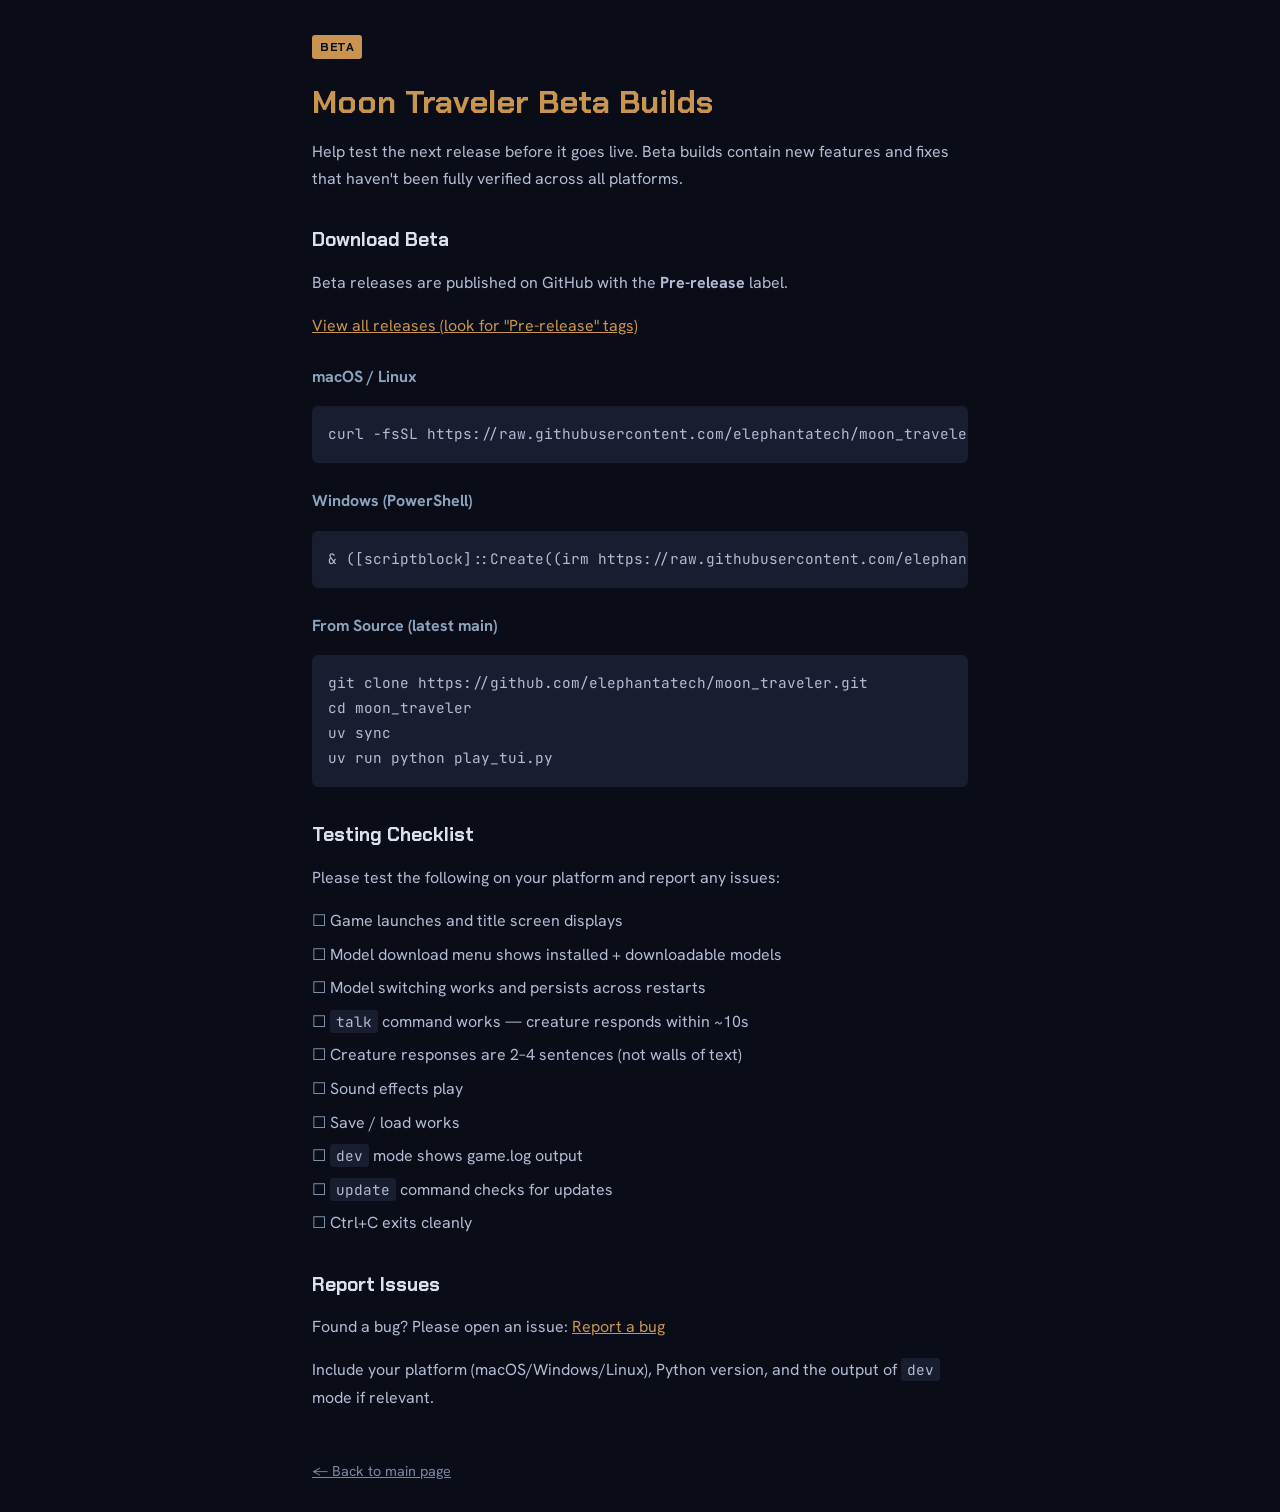
<file: docs/beta.html>
<!DOCTYPE html>
<html lang="en">
<head>
  <meta charset="UTF-8">
  <meta name="viewport" content="width=device-width, initial-scale=1.0">
  <title>Moon Traveler — Beta Testing</title>
  <link rel="preconnect" href="https://fonts.googleapis.com">
  <link rel="preconnect" href="https://fonts.gstatic.com" crossorigin>
  <link href="https://fonts.googleapis.com/css2?family=Chakra+Petch:wght@400;600;700&family=Hanken+Grotesk:wght@400;500;600&family=JetBrains+Mono:wght@400;500&display=swap" rel="stylesheet">
  <style>
    :root {
      --void: #0a0d18;
      --deep: #111525;
      --surface: #181d30;
      --text: #b4bcd4;
      --text-bright: #dce0ee;
      --text-muted: #7c84a4;
      --amber: #c89450;
      --ice: #8ca4be;
      --font-display: 'Chakra Petch', sans-serif;
      --font-body: 'Hanken Grotesk', sans-serif;
      --font-mono: 'JetBrains Mono', monospace;
    }
    * { margin: 0; padding: 0; box-sizing: border-box; }
    body {
      background: var(--void);
      color: var(--text);
      font-family: var(--font-body);
      line-height: 1.7;
      padding: 2rem;
      max-width: 720px;
      margin: 0 auto;
    }
    h1 { font-family: var(--font-display); color: var(--amber); margin-bottom: 0.5rem; }
    h2 { font-family: var(--font-display); color: var(--text-bright); margin: 2rem 0 0.75rem; font-size: 1.2rem; }
    h3 { color: var(--ice); margin: 1.5rem 0 0.5rem; font-size: 1rem; }
    p { margin-bottom: 1rem; }
    a { color: var(--amber); }
    code { font-family: var(--font-mono); background: var(--surface); padding: 2px 6px; border-radius: 3px; font-size: 0.9em; }
    pre { background: var(--surface); padding: 1rem; border-radius: 6px; overflow-x: auto; margin: 1rem 0; }
    pre code { background: none; padding: 0; }
    ul, ol { margin: 0.5rem 0 1rem 1.5rem; }
    li { margin-bottom: 0.4rem; }
    .badge {
      display: inline-block;
      background: var(--amber);
      color: var(--void);
      font-family: var(--font-display);
      font-size: 0.75rem;
      font-weight: 700;
      padding: 2px 8px;
      border-radius: 3px;
      text-transform: uppercase;
      letter-spacing: 0.05em;
    }
    .checklist { list-style: none; margin-left: 0; }
    .checklist li::before { content: "\2610\00a0"; color: var(--ice); }
    .back { display: inline-block; margin-top: 2rem; color: var(--text-muted); font-size: 0.9rem; }
  </style>
</head>
<body>
  <p class="badge">Beta</p>
  <h1>Moon Traveler Beta Builds</h1>
  <p>
    Help test the next release before it goes live. Beta builds contain new features
    and fixes that haven't been fully verified across all platforms.
  </p>

  <h2>Download Beta</h2>
  <p>
    Beta releases are published on GitHub with the <strong>Pre-release</strong> label.
  </p>
  <p>
    <a href="https://github.com/elephantatech/moon_traveler/releases">
      View all releases (look for "Pre-release" tags)
    </a>
  </p>

  <h3>macOS / Linux</h3>
  <pre><code>curl -fsSL https://raw.githubusercontent.com/elephantatech/moon_traveler/main/install.sh | bash -s -- --beta</code></pre>

  <h3>Windows (PowerShell)</h3>
  <pre><code>& ([scriptblock]::Create((irm https://raw.githubusercontent.com/elephantatech/moon_traveler/main/install.ps1))) -Beta</code></pre>

  <h3>From Source (latest main)</h3>
  <pre><code>git clone https://github.com/elephantatech/moon_traveler.git
cd moon_traveler
uv sync
uv run python play_tui.py</code></pre>

  <h2>Testing Checklist</h2>
  <p>Please test the following on your platform and report any issues:</p>
  <ul class="checklist">
    <li>Game launches and title screen displays</li>
    <li>Model download menu shows installed + downloadable models</li>
    <li>Model switching works and persists across restarts</li>
    <li><code>talk</code> command works &mdash; creature responds within ~10s</li>
    <li>Creature responses are 2&ndash;4 sentences (not walls of text)</li>
    <li>Sound effects play</li>
    <li>Save / load works</li>
    <li><code>dev</code> mode shows game.log output</li>
    <li><code>update</code> command checks for updates</li>
    <li>Ctrl+C exits cleanly</li>
  </ul>

  <h2>Report Issues</h2>
  <p>
    Found a bug? Please open an issue:
    <a href="https://github.com/elephantatech/moon_traveler/issues/new">
      Report a bug
    </a>
  </p>
  <p>
    Include your platform (macOS/Windows/Linux), Python version, and the
    output of <code>dev</code> mode if relevant.
  </p>

  <a href="index.html" class="back">&larr; Back to main page</a>
</body>
</html>
</file>
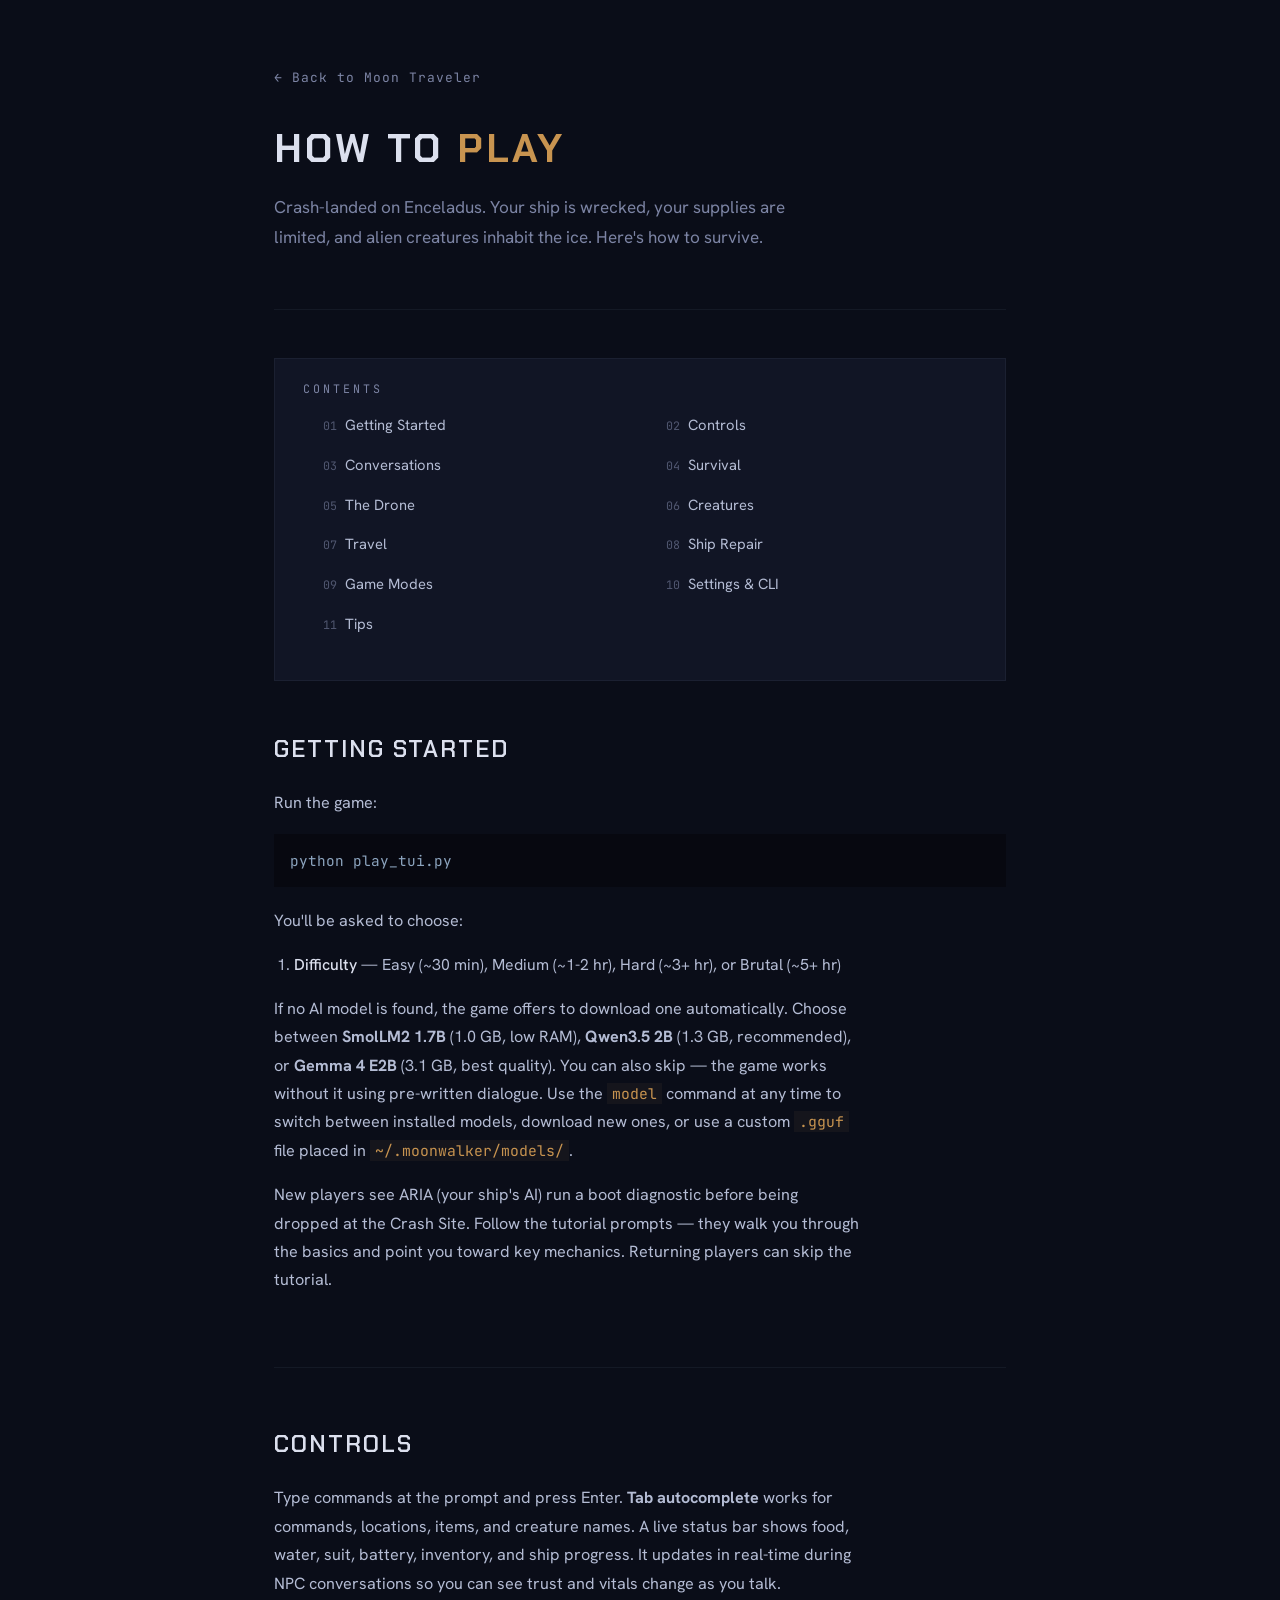
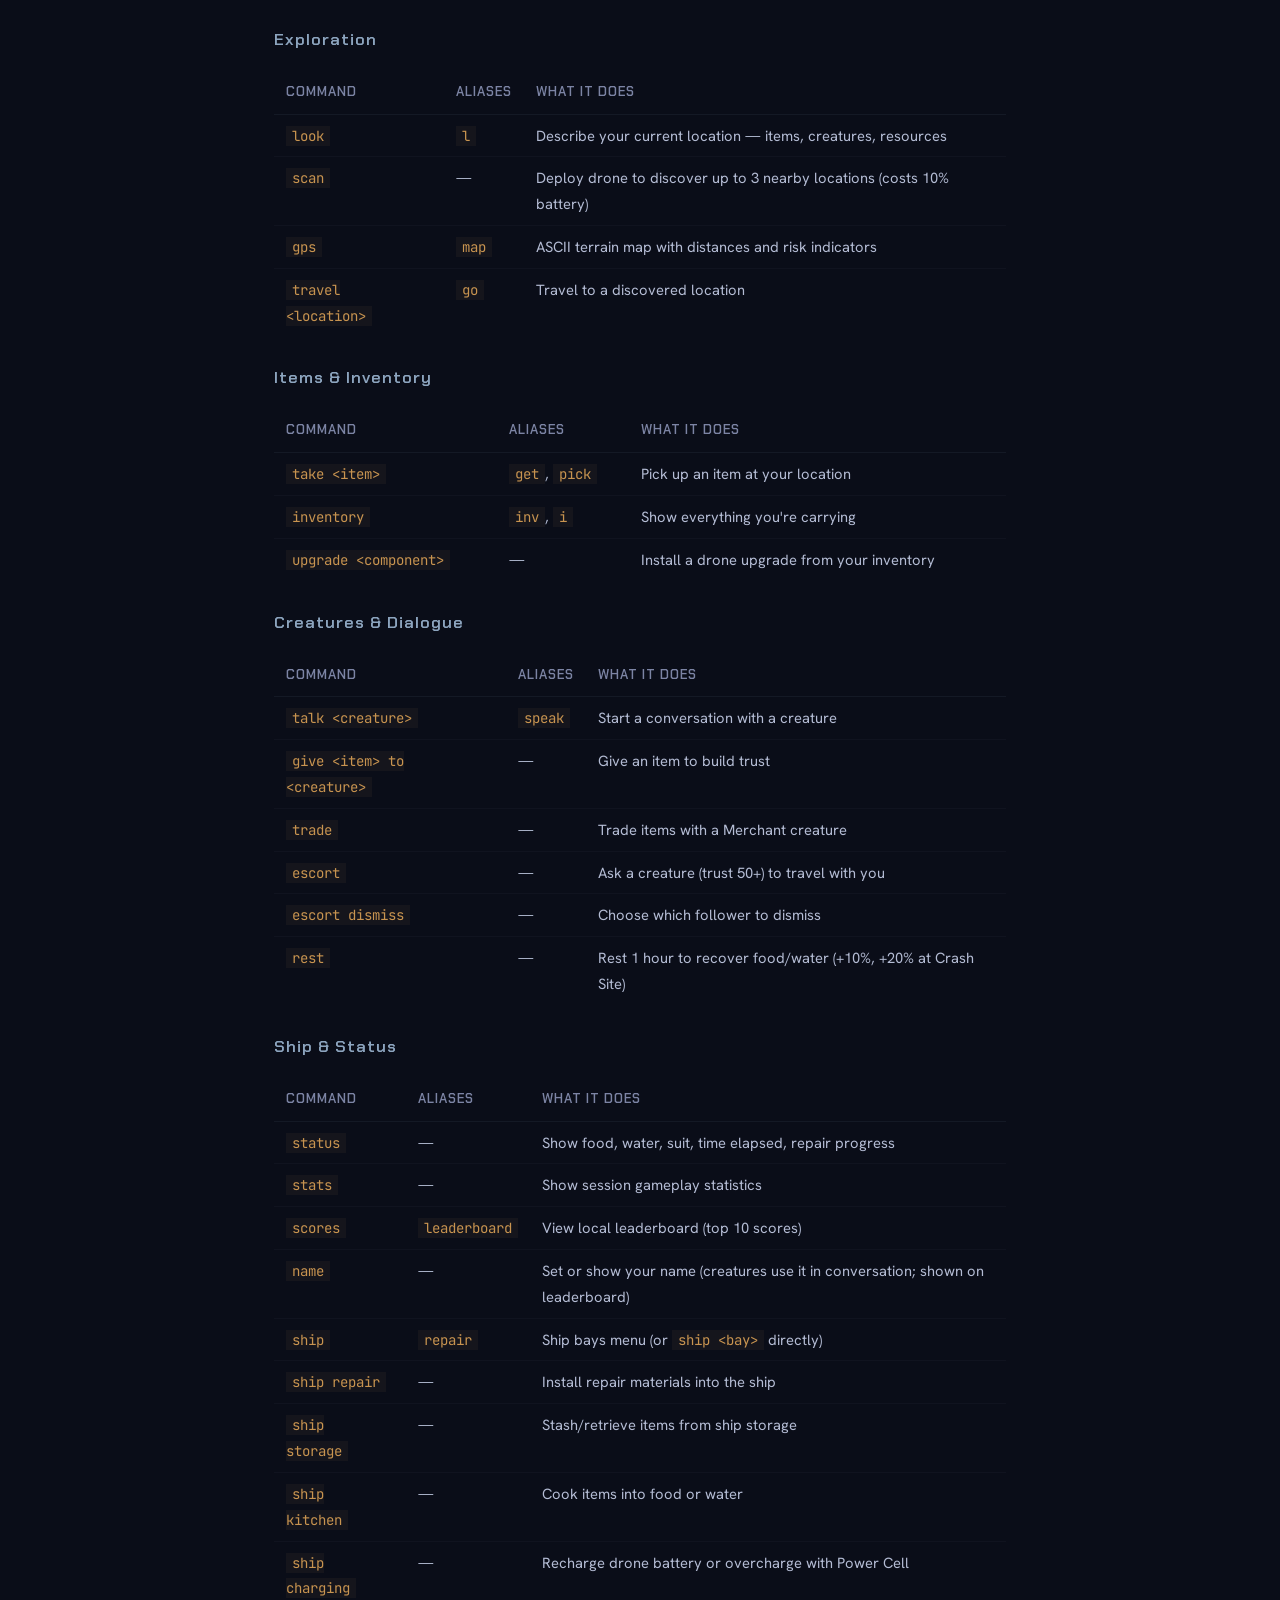
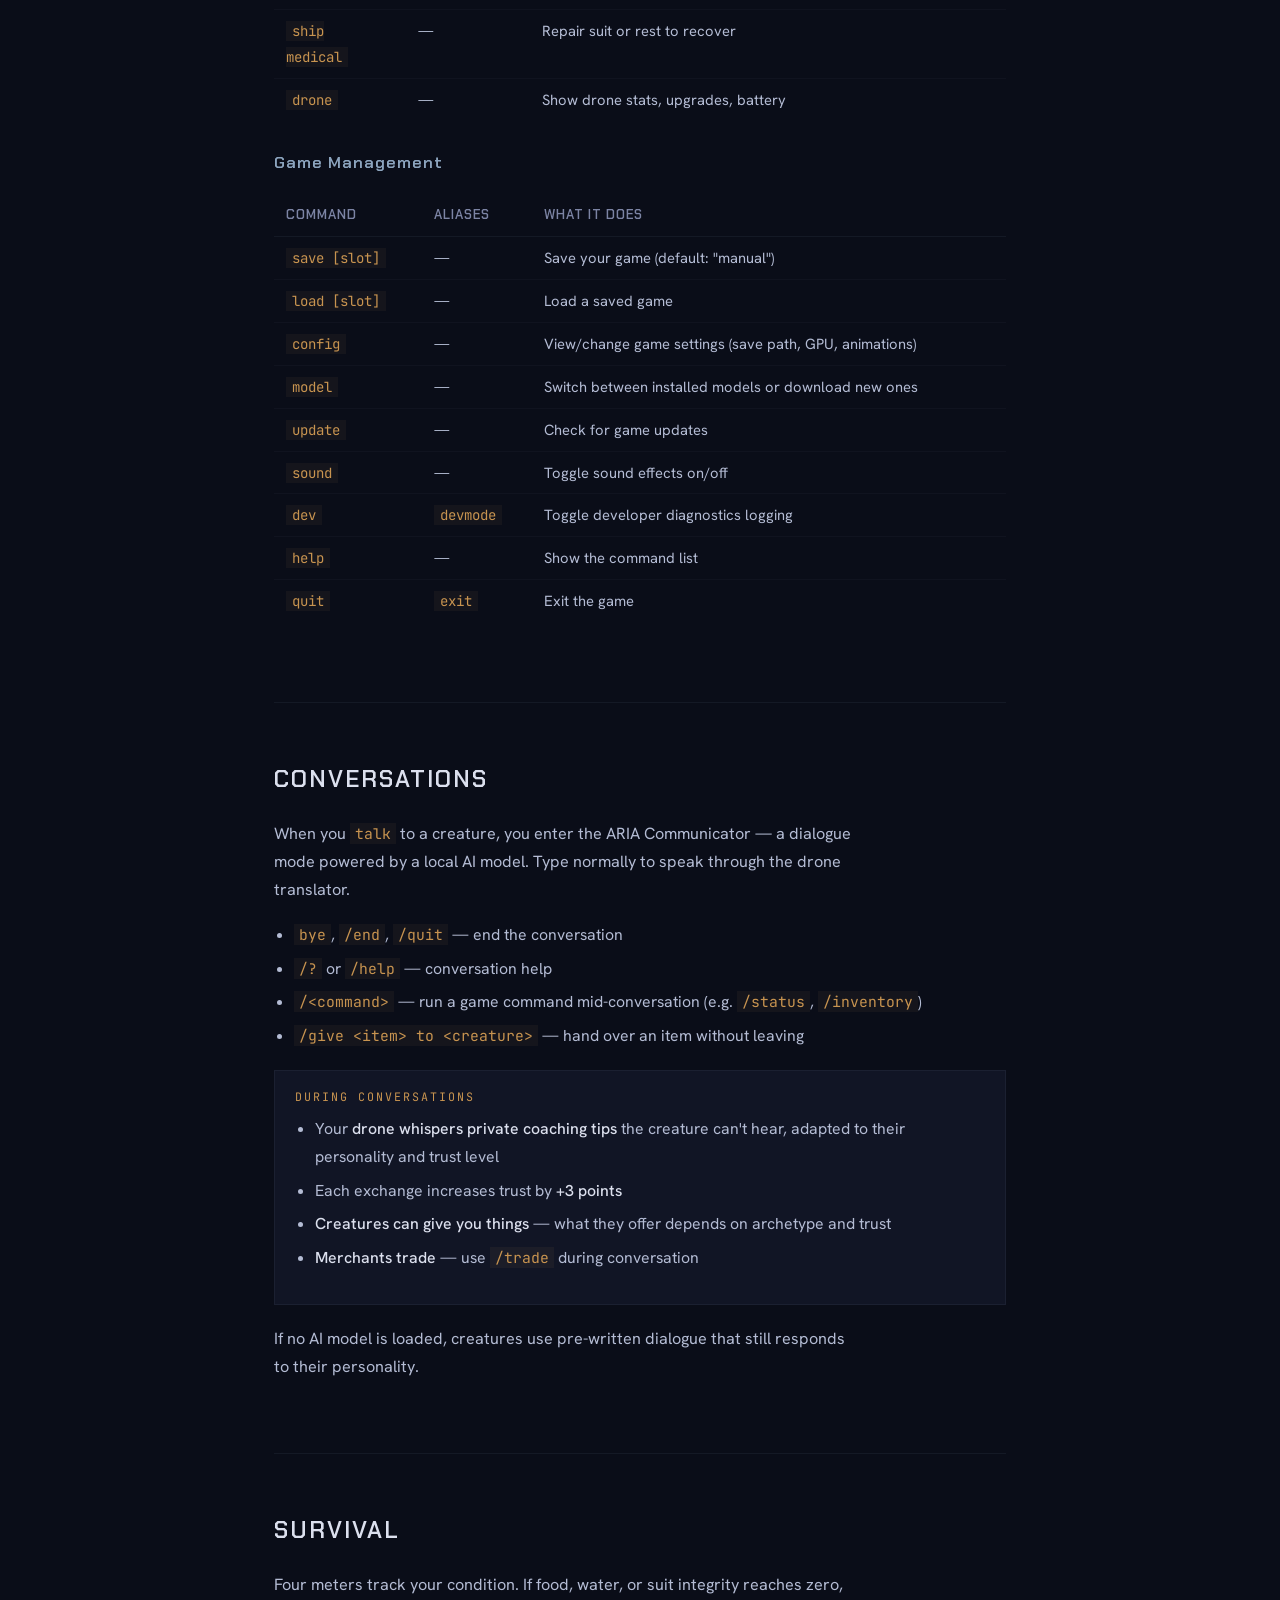
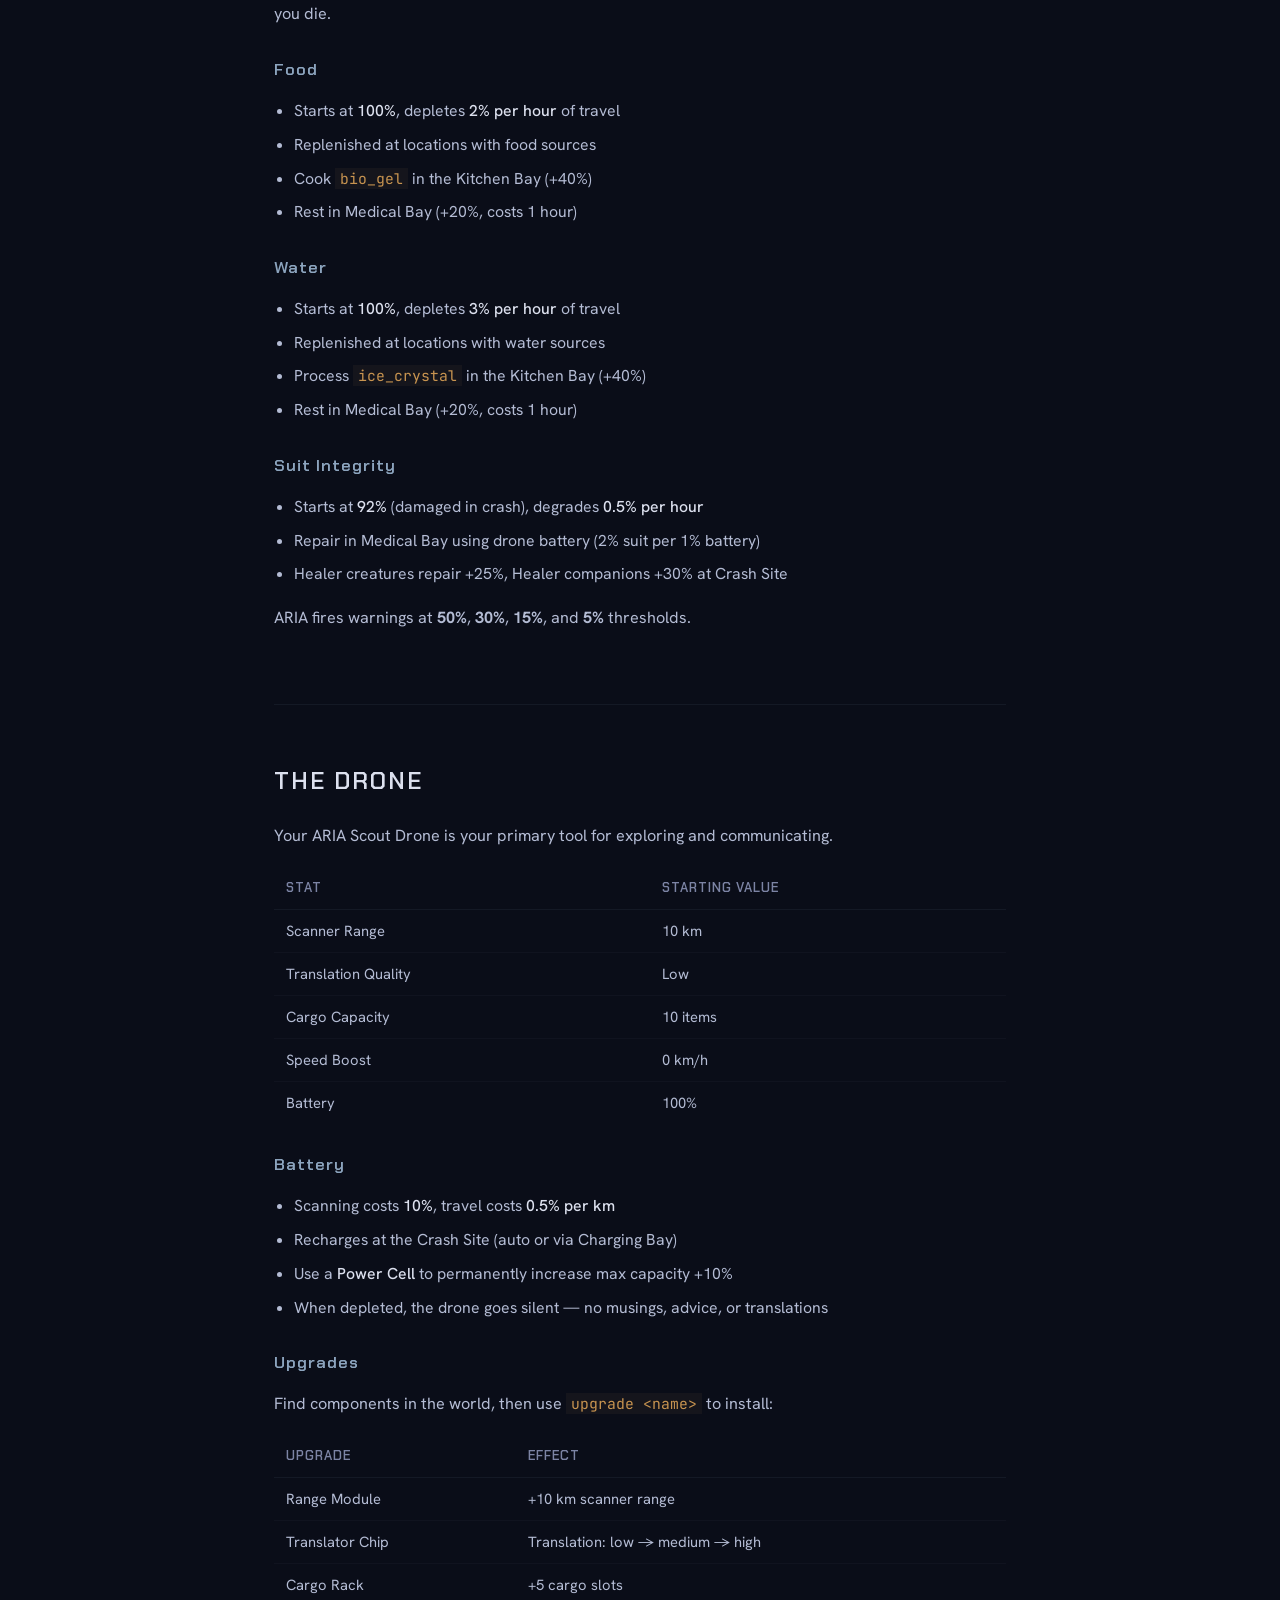
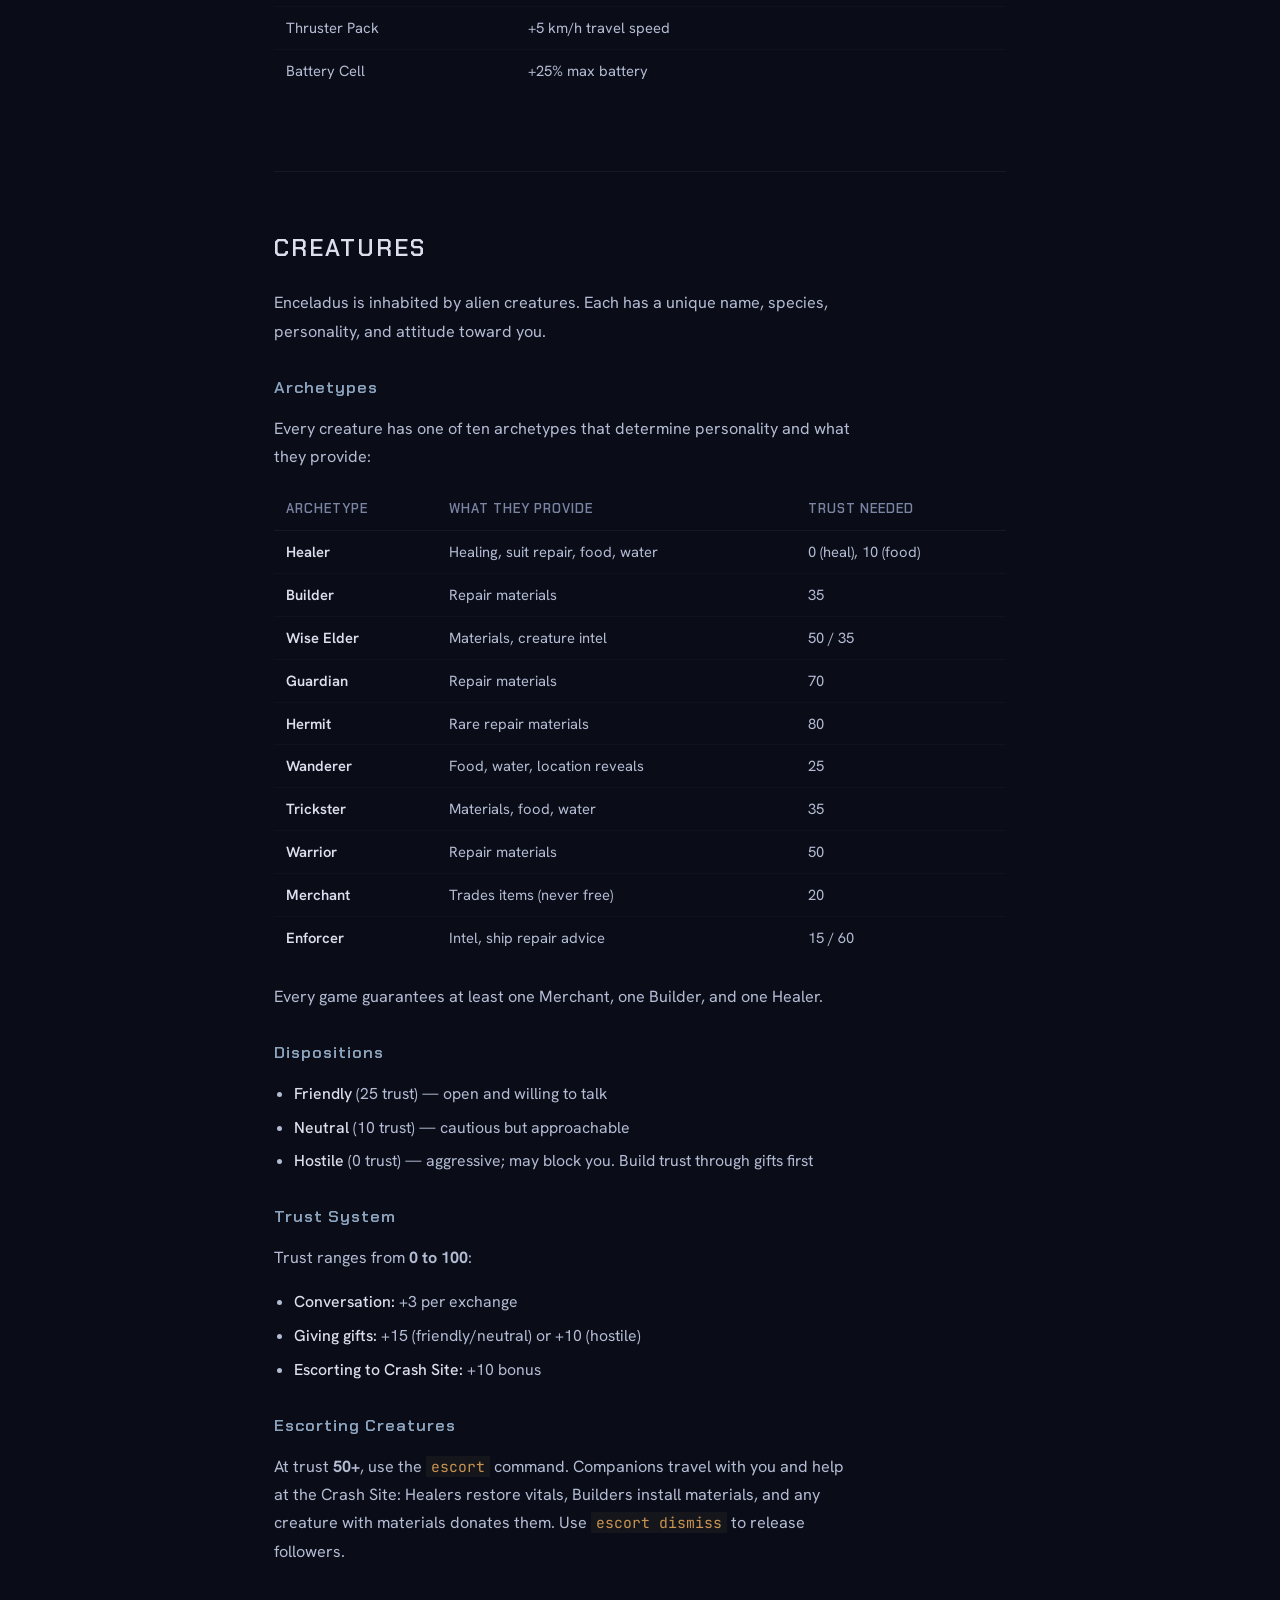
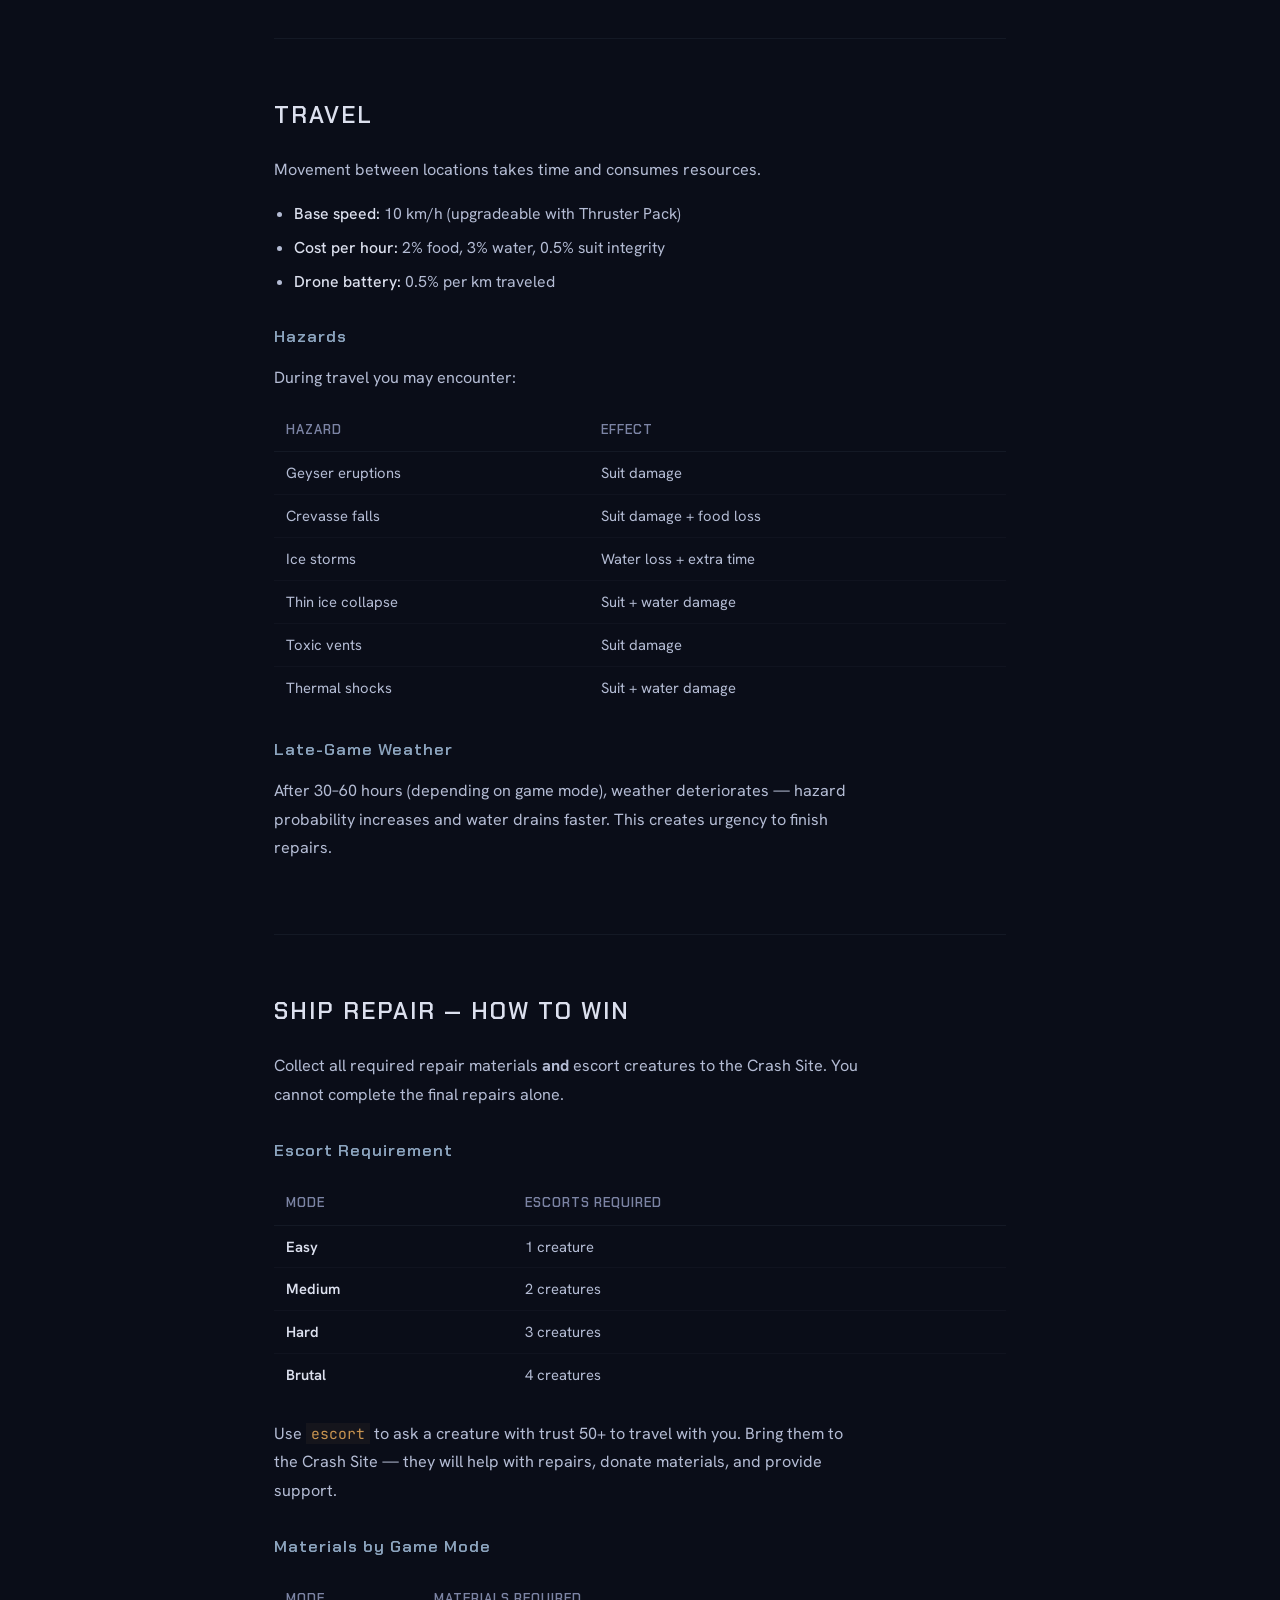
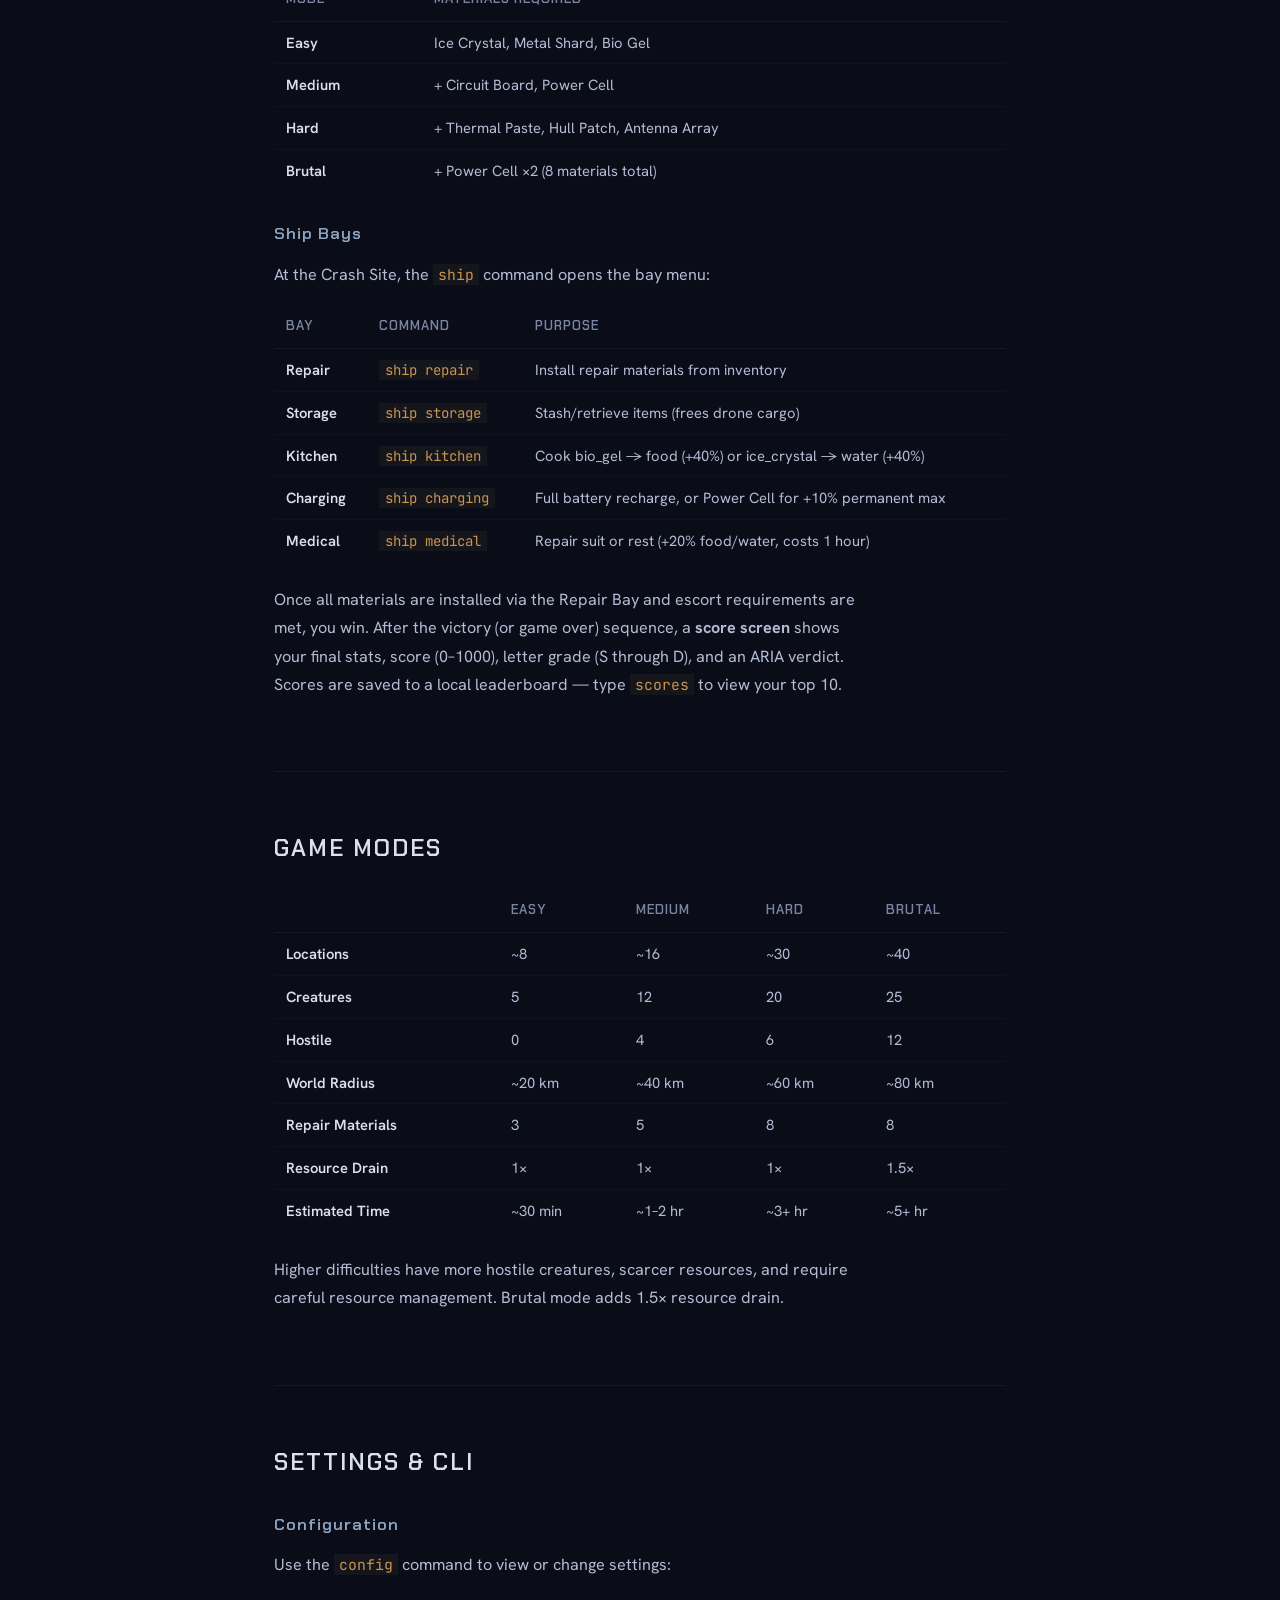
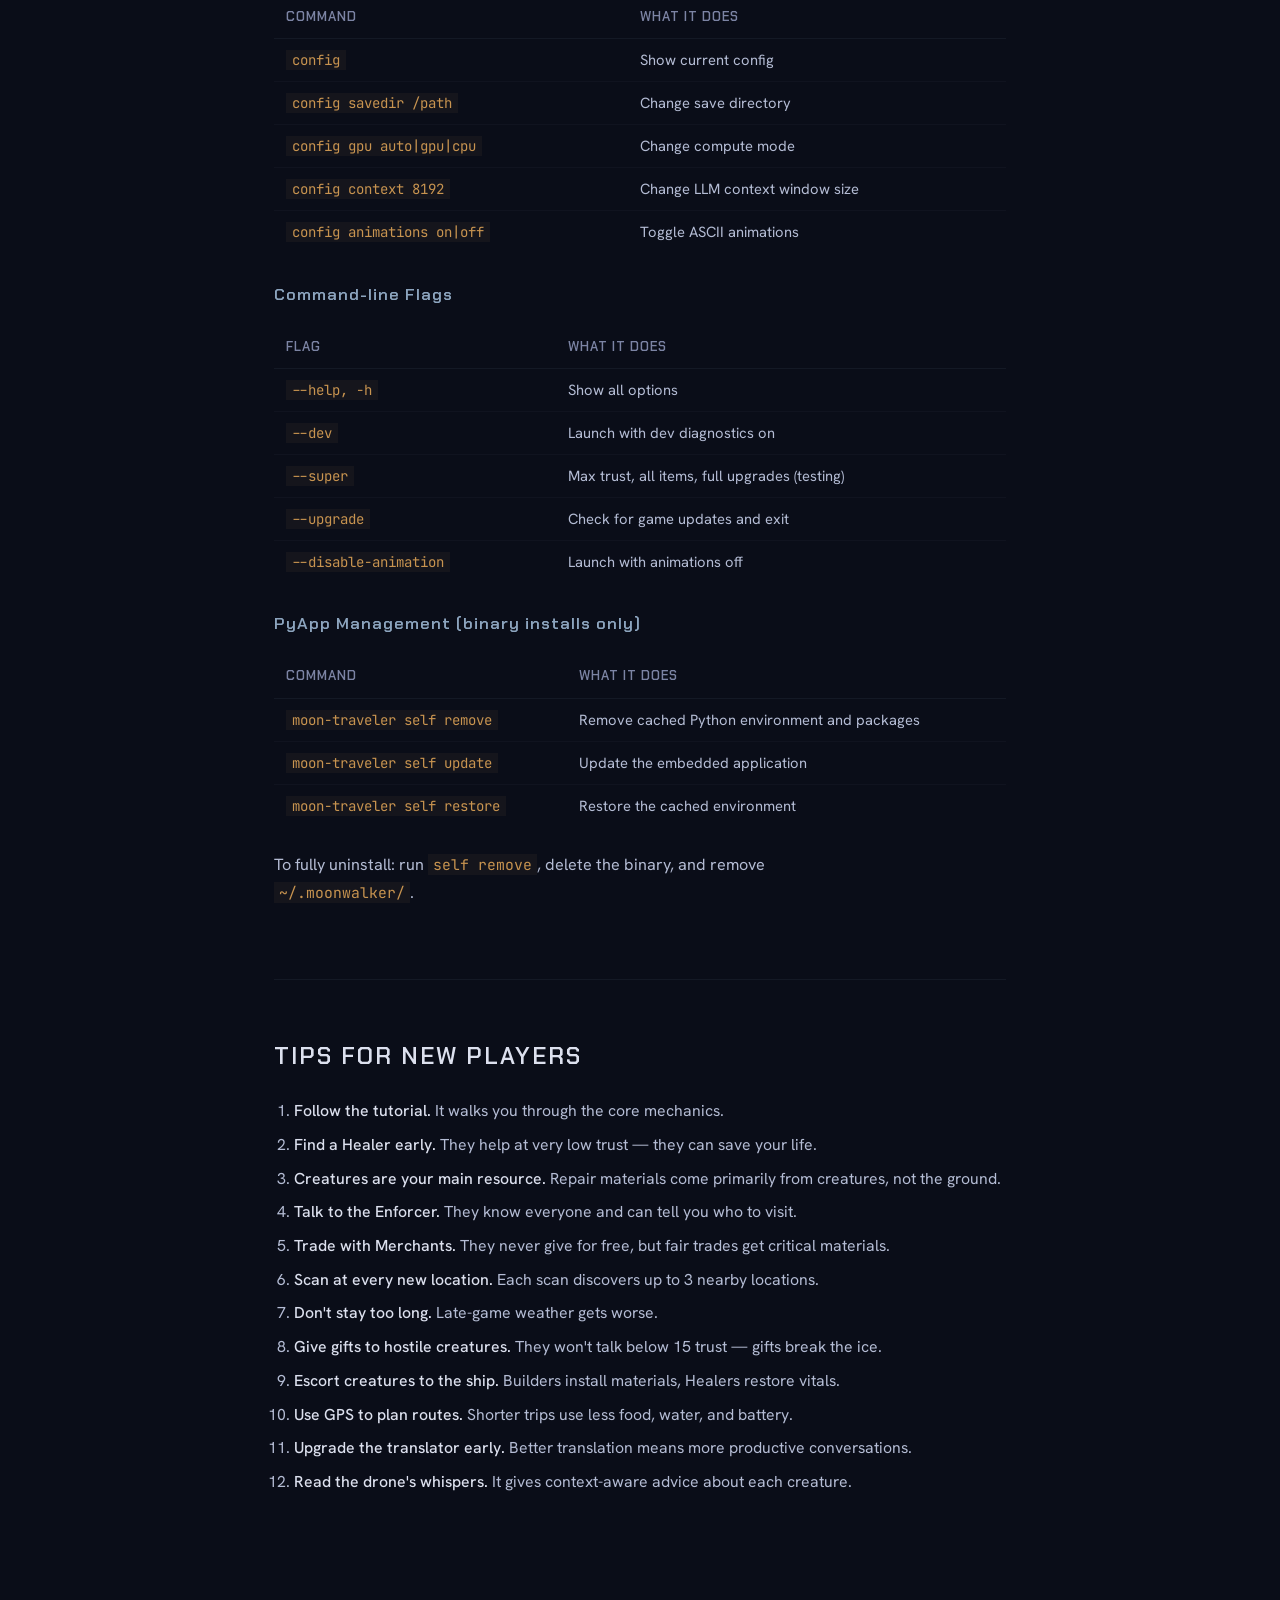
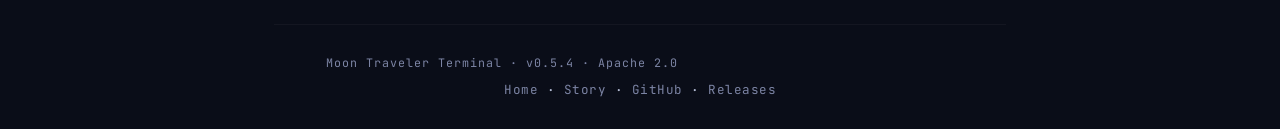
<file: docs/how-to-play.html>
<!DOCTYPE html>
<html lang="en">
<head>
  <meta charset="UTF-8">
  <meta name="viewport" content="width=device-width, initial-scale=1.0">
  <title>Moon Traveler — How to Play</title>
  <meta name="description" content="Complete guide to Moon Traveler Terminal — commands, survival, creatures, ship repair, and tips.">
  <meta property="og:title" content="Moon Traveler — How to Play">
  <meta property="og:description" content="Complete guide — commands, survival mechanics, creature trust, ship repair, and tips for new players.">
  <meta property="og:image" content="assets/og-image.svg">
  <meta property="og:type" content="website">
  <link rel="preconnect" href="https://fonts.googleapis.com">
  <link rel="preconnect" href="https://fonts.gstatic.com" crossorigin>
  <link href="https://fonts.googleapis.com/css2?family=Chakra+Petch:wght@400;600;700&family=Hanken+Grotesk:wght@400;500;600&family=JetBrains+Mono:wght@400;500&display=swap" rel="stylesheet">
  <style>
    :root {
      --void: #0a0d18;
      --deep: #111525;
      --surface: #181d30;
      --surface-border: rgba(140, 164, 190, 0.08);
      --text: #b4bcd4;
      --text-bright: #dce0ee;
      --text-muted: #7c84a4;
      --amber: #c89450;
      --amber-dim: rgba(200, 148, 80, 0.06);
      --ice: #8ca4be;
      --red: #c85050;
      --font-display: 'Chakra Petch', sans-serif;
      --font-body: 'Hanken Grotesk', sans-serif;
      --font-mono: 'JetBrains Mono', monospace;
    }

    * { margin: 0; padding: 0; box-sizing: border-box; }
    html { font-size: 18px; scroll-behavior: smooth; }
    @media (prefers-reduced-motion: reduce) {
      html { scroll-behavior: auto; }
      *, *::before, *::after {
        animation-duration: 0.01ms !important;
        transition-duration: 0.01ms !important;
      }
    }

    body {
      font-family: var(--font-body);
      background: var(--void);
      color: var(--text);
      line-height: 1.75;
      overflow-x: hidden;
    }

    .skip-link {
      position: absolute;
      top: -100%;
      left: 16px;
      z-index: 200;
      padding: 12px 20px;
      background: var(--amber);
      color: var(--void);
      font-family: var(--font-display);
      font-size: 0.85rem;
      font-weight: 600;
      text-decoration: none;
    }
    .skip-link:focus { top: 16px; }

    a { color: var(--amber); text-decoration: none; transition: color 0.2s; }
    a:hover { color: var(--text-bright); }

    :focus-visible {
      outline: 2px solid var(--amber);
      outline-offset: 3px;
    }

    .wrap {
      max-width: 780px;
      margin: 0 auto;
      padding: 0 24px;
    }

    /* Header */
    .page-header {
      padding: 60px 0 40px;
      border-bottom: 1px solid var(--surface-border);
      margin-bottom: 48px;
    }
    .page-header .back {
      font-family: var(--font-mono);
      font-size: 0.72rem;
      color: var(--text-muted);
      letter-spacing: 1px;
      display: inline-block;
      margin-bottom: 20px;
      padding: 4px 0;
    }
    .page-header .back:hover { color: var(--amber); }
    .page-header h1 {
      font-family: var(--font-display);
      font-size: clamp(1.5rem, 3.5vw, 2.2rem);
      font-weight: 700;
      color: var(--text-bright);
      letter-spacing: 3px;
      text-transform: uppercase;
      margin-bottom: 10px;
    }
    .page-header h1 span { color: var(--amber); }
    .page-header .lead {
      font-size: 0.95rem;
      color: var(--text-muted);
      max-width: 55ch;
    }

    /* Table of contents */
    .toc {
      background: var(--deep);
      border: 1px solid var(--surface-border);
      padding: 20px 28px;
      margin-bottom: 48px;
    }
    .toc-title {
      font-family: var(--font-mono);
      font-size: 0.65rem;
      color: var(--text-muted);
      letter-spacing: 3px;
      text-transform: uppercase;
      margin-bottom: 12px;
    }
    .toc ol {
      list-style: none;
      display: grid;
      grid-template-columns: 1fr 1fr;
      gap: 6px 32px;
      counter-reset: toc;
    }
    .toc li {
      counter-increment: toc;
    }
    .toc li::before {
      content: counter(toc, decimal-leading-zero);
      font-family: var(--font-mono);
      font-size: 0.65rem;
      color: var(--text-muted);
      margin-right: 8px;
      opacity: 0.6;
    }
    .toc a {
      font-size: 0.82rem;
      color: var(--text);
    }
    .toc a:hover { color: var(--amber); }

    /* Sections */
    .guide-section {
      margin-bottom: 56px;
      padding-bottom: 56px;
      border-bottom: 1px solid var(--surface-border);
    }
    .guide-section:last-of-type {
      border-bottom: none;
    }

    h2 {
      font-family: var(--font-display);
      font-size: 1.3rem;
      font-weight: 600;
      color: var(--text-bright);
      letter-spacing: 2px;
      text-transform: uppercase;
      margin-bottom: 20px;
    }

    h3 {
      font-family: var(--font-display);
      font-size: 0.92rem;
      font-weight: 600;
      color: var(--ice);
      letter-spacing: 1px;
      margin-top: 28px;
      margin-bottom: 12px;
    }

    p {
      margin-bottom: 16px;
      font-size: 0.9rem;
      max-width: 65ch;
    }

    /* Tables */
    table {
      width: 100%;
      border-collapse: collapse;
      margin: 16px 0 24px;
      font-size: 0.82rem;
    }
    thead th {
      font-family: var(--font-display);
      font-size: 0.72rem;
      font-weight: 600;
      color: var(--text-muted);
      letter-spacing: 1px;
      text-transform: uppercase;
      text-align: left;
      padding: 10px 12px;
      border-bottom: 1px solid var(--surface-border);
    }
    tbody td {
      padding: 8px 12px;
      border-bottom: 1px solid rgba(140, 164, 190, 0.04);
      color: var(--text);
      vertical-align: top;
    }
    tbody tr:last-child td { border-bottom: none; }
    td code {
      font-family: var(--font-mono);
      font-size: 0.78rem;
      color: var(--amber);
      background: rgba(200,148,80,0.06);
      padding: 1px 6px;
    }
    td strong { color: var(--text-bright); font-weight: 600; }

    /* Lists */
    ul, ol {
      margin: 8px 0 16px;
      padding-left: 20px;
    }
    li {
      font-size: 0.88rem;
      margin-bottom: 6px;
    }
    li strong { color: var(--text-bright); font-weight: 500; }

    /* Code blocks */
    pre {
      margin: 12px 0 20px;
    }
    pre code {
      display: block;
      font-family: var(--font-mono);
      font-size: 0.8rem;
      background: rgba(0,0,0,0.35);
      color: var(--ice);
      padding: 14px 16px;
      overflow-x: auto;
      white-space: pre;
    }

    /* Inline code */
    code {
      font-family: var(--font-mono);
      font-size: 0.82rem;
    }
    p code, li code {
      color: var(--amber);
      background: rgba(200,148,80,0.06);
      padding: 1px 5px;
    }

    /* Callout / tip box */
    .callout {
      background: var(--deep);
      border: 1px solid var(--surface-border);
      padding: 16px 20px;
      margin: 20px 0;
      font-size: 0.85rem;
    }
    .callout-label {
      font-family: var(--font-mono);
      font-size: 0.65rem;
      color: var(--amber);
      letter-spacing: 2px;
      text-transform: uppercase;
      margin-bottom: 6px;
    }

    /* Screenshot */
    .screenshot {
      margin: 24px 0;
      background: var(--surface);
      border: 1px solid var(--surface-border);
      overflow: hidden;
    }
    .screenshot img {
      width: 100%;
      display: block;
    }
    .screenshot figcaption {
      padding: 8px 14px;
      font-family: var(--font-mono);
      font-size: 0.68rem;
      color: var(--text-muted);
      letter-spacing: 0.5px;
    }

    /* Footer */
    footer {
      text-align: center;
      padding: 28px 0;
      border-top: 1px solid rgba(255,255,255,0.04);
    }
    .footer-meta {
      font-family: var(--font-mono);
      font-size: 0.65rem;
      color: var(--text-muted);
      letter-spacing: 1px;
      margin-bottom: 6px;
    }
    footer nav {
      font-family: var(--font-mono);
      font-size: 0.7rem;
      letter-spacing: 0.5px;
    }
    footer a { color: var(--text-muted); }
    footer a:hover { color: var(--amber); }

    /* Responsive */
    @media (max-width: 640px) {
      .page-header h1 { letter-spacing: 2px; }
      .toc ol { grid-template-columns: 1fr; }
      table { font-size: 0.75rem; }
      thead th, tbody td { padding: 6px 8px; }
    }
  </style>
</head>
<body>

<a href="#main" class="skip-link">Skip to content</a>

<div class="wrap">

  <header class="page-header">
    <a href="index.html" class="back">&larr; Back to Moon Traveler</a>
    <h1>How to <span>Play</span></h1>
    <p class="lead">
      Crash-landed on Enceladus. Your ship is wrecked, your supplies are limited, and alien creatures inhabit the ice. Here's how to survive.
    </p>
  </header>

  <main id="main">

  <nav class="toc" aria-label="Table of contents">
    <div class="toc-title">Contents</div>
    <ol>
      <li><a href="#getting-started">Getting Started</a></li>
      <li><a href="#controls">Controls</a></li>
      <li><a href="#conversations">Conversations</a></li>
      <li><a href="#survival">Survival</a></li>
      <li><a href="#drone">The Drone</a></li>
      <li><a href="#creatures">Creatures</a></li>
      <li><a href="#travel">Travel</a></li>
      <li><a href="#ship-repair">Ship Repair</a></li>
      <li><a href="#game-modes">Game Modes</a></li>
      <li><a href="#settings">Settings &amp; CLI</a></li>
      <li><a href="#tips">Tips</a></li>
    </ol>
  </nav>

  <!-- GETTING STARTED -->
  <section class="guide-section" id="getting-started">
    <h2>Getting Started</h2>
    <p>Run the game:</p>
    <pre><code>python play_tui.py</code></pre>
    <p>You'll be asked to choose:</p>
    <ol>
      <li><strong>Difficulty</strong> &mdash; Easy (~30 min), Medium (~1-2 hr), Hard (~3+ hr), or Brutal (~5+ hr)</li>
    </ol>
    <p>
      If no AI model is found, the game offers to download one automatically. Choose between
      <strong>SmolLM2 1.7B</strong> (1.0 GB, low RAM), <strong>Qwen3.5 2B</strong> (1.3 GB, recommended), or <strong>Gemma 4 E2B</strong> (3.1 GB, best quality).
      You can also skip &mdash; the game works without it using pre-written dialogue.
      Use the <code>model</code> command at any time to switch between installed models, download new ones, or use a custom <code>.gguf</code> file placed in <code>~/.moonwalker/models/</code>.
    </p>
    <p>
      New players see ARIA (your ship's AI) run a boot diagnostic before being dropped at the Crash Site.
      Follow the tutorial prompts &mdash; they walk you through the basics and point you toward key mechanics.
      Returning players can skip the tutorial.
    </p>
  </section>

  <!-- CONTROLS -->
  <section class="guide-section" id="controls">
    <h2>Controls</h2>
    <p>
      Type commands at the prompt and press Enter. <strong>Tab autocomplete</strong> works for commands, locations, items, and creature names.
      A live status bar shows food, water, suit, battery, inventory, and ship progress. It updates in real-time during NPC conversations so you can see trust and vitals change as you talk.
    </p>

    <h3>Exploration</h3>
    <table>
      <thead><tr><th>Command</th><th>Aliases</th><th>What it does</th></tr></thead>
      <tbody>
        <tr><td><code>look</code></td><td><code>l</code></td><td>Describe your current location &mdash; items, creatures, resources</td></tr>
        <tr><td><code>scan</code></td><td>&mdash;</td><td>Deploy drone to discover up to 3 nearby locations (costs 10% battery)</td></tr>
        <tr><td><code>gps</code></td><td><code>map</code></td><td>ASCII terrain map with distances and risk indicators</td></tr>
        <tr><td><code>travel &lt;location&gt;</code></td><td><code>go</code></td><td>Travel to a discovered location</td></tr>
      </tbody>
    </table>

    <h3>Items &amp; Inventory</h3>
    <table>
      <thead><tr><th>Command</th><th>Aliases</th><th>What it does</th></tr></thead>
      <tbody>
        <tr><td><code>take &lt;item&gt;</code></td><td><code>get</code>, <code>pick</code></td><td>Pick up an item at your location</td></tr>
        <tr><td><code>inventory</code></td><td><code>inv</code>, <code>i</code></td><td>Show everything you're carrying</td></tr>
        <tr><td><code>upgrade &lt;component&gt;</code></td><td>&mdash;</td><td>Install a drone upgrade from your inventory</td></tr>
      </tbody>
    </table>

    <h3>Creatures &amp; Dialogue</h3>
    <table>
      <thead><tr><th>Command</th><th>Aliases</th><th>What it does</th></tr></thead>
      <tbody>
        <tr><td><code>talk &lt;creature&gt;</code></td><td><code>speak</code></td><td>Start a conversation with a creature</td></tr>
        <tr><td><code>give &lt;item&gt; to &lt;creature&gt;</code></td><td>&mdash;</td><td>Give an item to build trust</td></tr>
        <tr><td><code>trade</code></td><td>&mdash;</td><td>Trade items with a Merchant creature</td></tr>
        <tr><td><code>escort</code></td><td>&mdash;</td><td>Ask a creature (trust 50+) to travel with you</td></tr>
        <tr><td><code>escort dismiss</code></td><td>&mdash;</td><td>Choose which follower to dismiss</td></tr>
        <tr><td><code>rest</code></td><td>&mdash;</td><td>Rest 1 hour to recover food/water (+10%, +20% at Crash Site)</td></tr>
      </tbody>
    </table>

    <h3>Ship &amp; Status</h3>
    <table>
      <thead><tr><th>Command</th><th>Aliases</th><th>What it does</th></tr></thead>
      <tbody>
        <tr><td><code>status</code></td><td>&mdash;</td><td>Show food, water, suit, time elapsed, repair progress</td></tr>
        <tr><td><code>stats</code></td><td>&mdash;</td><td>Show session gameplay statistics</td></tr>
        <tr><td><code>scores</code></td><td><code>leaderboard</code></td><td>View local leaderboard (top 10 scores)</td></tr>
        <tr><td><code>name</code></td><td>&mdash;</td><td>Set or show your name (creatures use it in conversation; shown on leaderboard)</td></tr>
        <tr><td><code>ship</code></td><td><code>repair</code></td><td>Ship bays menu (or <code>ship &lt;bay&gt;</code> directly)</td></tr>
        <tr><td><code>ship repair</code></td><td>&mdash;</td><td>Install repair materials into the ship</td></tr>
        <tr><td><code>ship storage</code></td><td>&mdash;</td><td>Stash/retrieve items from ship storage</td></tr>
        <tr><td><code>ship kitchen</code></td><td>&mdash;</td><td>Cook items into food or water</td></tr>
        <tr><td><code>ship charging</code></td><td>&mdash;</td><td>Recharge drone battery or overcharge with Power Cell</td></tr>
        <tr><td><code>ship medical</code></td><td>&mdash;</td><td>Repair suit or rest to recover</td></tr>
        <tr><td><code>drone</code></td><td>&mdash;</td><td>Show drone stats, upgrades, battery</td></tr>
      </tbody>
    </table>

    <h3>Game Management</h3>
    <table>
      <thead><tr><th>Command</th><th>Aliases</th><th>What it does</th></tr></thead>
      <tbody>
        <tr><td><code>save [slot]</code></td><td>&mdash;</td><td>Save your game (default: "manual")</td></tr>
        <tr><td><code>load [slot]</code></td><td>&mdash;</td><td>Load a saved game</td></tr>
        <tr><td><code>config</code></td><td>&mdash;</td><td>View/change game settings (save path, GPU, animations)</td></tr>
        <tr><td><code>model</code></td><td>&mdash;</td><td>Switch between installed models or download new ones</td></tr>
        <tr><td><code>update</code></td><td>&mdash;</td><td>Check for game updates</td></tr>
        <tr><td><code>sound</code></td><td>&mdash;</td><td>Toggle sound effects on/off</td></tr>
        <tr><td><code>dev</code></td><td><code>devmode</code></td><td>Toggle developer diagnostics logging</td></tr>
        <tr><td><code>help</code></td><td>&mdash;</td><td>Show the command list</td></tr>
        <tr><td><code>quit</code></td><td><code>exit</code></td><td>Exit the game</td></tr>
      </tbody>
    </table>
  </section>

  <!-- CONVERSATIONS -->
  <section class="guide-section" id="conversations">
    <h2>Conversations</h2>
    <p>
      When you <code>talk</code> to a creature, you enter the ARIA Communicator &mdash; a dialogue mode powered by a local AI model.
      Type normally to speak through the drone translator.
    </p>
    <ul>
      <li><code>bye</code>, <code>/end</code>, <code>/quit</code> &mdash; end the conversation</li>
      <li><code>/?</code> or <code>/help</code> &mdash; conversation help</li>
      <li><code>/&lt;command&gt;</code> &mdash; run a game command mid-conversation (e.g. <code>/status</code>, <code>/inventory</code>)</li>
      <li><code>/give &lt;item&gt; to &lt;creature&gt;</code> &mdash; hand over an item without leaving</li>
    </ul>

    <div class="callout">
      <div class="callout-label">During conversations</div>
      <ul>
        <li>Your <strong>drone whispers private coaching tips</strong> the creature can't hear, adapted to their personality and trust level</li>
        <li>Each exchange increases trust by <strong>+3 points</strong></li>
        <li><strong>Creatures can give you things</strong> &mdash; what they offer depends on archetype and trust</li>
        <li><strong>Merchants trade</strong> &mdash; use <code>/trade</code> during conversation</li>
      </ul>
    </div>

    <p>If no AI model is loaded, creatures use pre-written dialogue that still responds to their personality.</p>
  </section>

  <!-- SURVIVAL -->
  <section class="guide-section" id="survival">
    <h2>Survival</h2>
    <p>Four meters track your condition. If food, water, or suit integrity reaches zero, you die.</p>

    <h3>Food</h3>
    <ul>
      <li>Starts at <strong>100%</strong>, depletes <strong>2% per hour</strong> of travel</li>
      <li>Replenished at locations with food sources</li>
      <li>Cook <code>bio_gel</code> in the Kitchen Bay (+40%)</li>
      <li>Rest in Medical Bay (+20%, costs 1 hour)</li>
    </ul>

    <h3>Water</h3>
    <ul>
      <li>Starts at <strong>100%</strong>, depletes <strong>3% per hour</strong> of travel</li>
      <li>Replenished at locations with water sources</li>
      <li>Process <code>ice_crystal</code> in the Kitchen Bay (+40%)</li>
      <li>Rest in Medical Bay (+20%, costs 1 hour)</li>
    </ul>

    <h3>Suit Integrity</h3>
    <ul>
      <li>Starts at <strong>92%</strong> (damaged in crash), degrades <strong>0.5% per hour</strong></li>
      <li>Repair in Medical Bay using drone battery (2% suit per 1% battery)</li>
      <li>Healer creatures repair +25%, Healer companions +30% at Crash Site</li>
    </ul>

    <p>ARIA fires warnings at <strong>50%</strong>, <strong>30%</strong>, <strong>15%</strong>, and <strong>5%</strong> thresholds.</p>
  </section>

  <!-- DRONE -->
  <section class="guide-section" id="drone">
    <h2>The Drone</h2>
    <p>Your ARIA Scout Drone is your primary tool for exploring and communicating.</p>

    <table>
      <thead><tr><th>Stat</th><th>Starting Value</th></tr></thead>
      <tbody>
        <tr><td>Scanner Range</td><td>10 km</td></tr>
        <tr><td>Translation Quality</td><td>Low</td></tr>
        <tr><td>Cargo Capacity</td><td>10 items</td></tr>
        <tr><td>Speed Boost</td><td>0 km/h</td></tr>
        <tr><td>Battery</td><td>100%</td></tr>
      </tbody>
    </table>

    <h3>Battery</h3>
    <ul>
      <li>Scanning costs <strong>10%</strong>, travel costs <strong>0.5% per km</strong></li>
      <li>Recharges at the Crash Site (auto or via Charging Bay)</li>
      <li>Use a <strong>Power Cell</strong> to permanently increase max capacity +10%</li>
      <li>When depleted, the drone goes silent &mdash; no musings, advice, or translations</li>
    </ul>

    <h3>Upgrades</h3>
    <p>Find components in the world, then use <code>upgrade &lt;name&gt;</code> to install:</p>
    <table>
      <thead><tr><th>Upgrade</th><th>Effect</th></tr></thead>
      <tbody>
        <tr><td>Range Module</td><td>+10 km scanner range</td></tr>
        <tr><td>Translator Chip</td><td>Translation: low &rarr; medium &rarr; high</td></tr>
        <tr><td>Cargo Rack</td><td>+5 cargo slots</td></tr>
        <tr><td>Thruster Pack</td><td>+5 km/h travel speed</td></tr>
        <tr><td>Battery Cell</td><td>+25% max battery</td></tr>
      </tbody>
    </table>
  </section>

  <!-- CREATURES -->
  <section class="guide-section" id="creatures">
    <h2>Creatures</h2>
    <p>Enceladus is inhabited by alien creatures. Each has a unique name, species, personality, and attitude toward you.</p>

    <h3>Archetypes</h3>
    <p>Every creature has one of ten archetypes that determine personality and what they provide:</p>
    <table>
      <thead><tr><th>Archetype</th><th>What They Provide</th><th>Trust Needed</th></tr></thead>
      <tbody>
        <tr><td><strong>Healer</strong></td><td>Healing, suit repair, food, water</td><td>0 (heal), 10 (food)</td></tr>
        <tr><td><strong>Builder</strong></td><td>Repair materials</td><td>35</td></tr>
        <tr><td><strong>Wise Elder</strong></td><td>Materials, creature intel</td><td>50 / 35</td></tr>
        <tr><td><strong>Guardian</strong></td><td>Repair materials</td><td>70</td></tr>
        <tr><td><strong>Hermit</strong></td><td>Rare repair materials</td><td>80</td></tr>
        <tr><td><strong>Wanderer</strong></td><td>Food, water, location reveals</td><td>25</td></tr>
        <tr><td><strong>Trickster</strong></td><td>Materials, food, water</td><td>35</td></tr>
        <tr><td><strong>Warrior</strong></td><td>Repair materials</td><td>50</td></tr>
        <tr><td><strong>Merchant</strong></td><td>Trades items (never free)</td><td>20</td></tr>
        <tr><td><strong>Enforcer</strong></td><td>Intel, ship repair advice</td><td>15 / 60</td></tr>
      </tbody>
    </table>
    <p>Every game guarantees at least one Merchant, one Builder, and one Healer.</p>

    <h3>Dispositions</h3>
    <ul>
      <li><strong>Friendly</strong> (25 trust) &mdash; open and willing to talk</li>
      <li><strong>Neutral</strong> (10 trust) &mdash; cautious but approachable</li>
      <li><strong>Hostile</strong> (0 trust) &mdash; aggressive; may block you. Build trust through gifts first</li>
    </ul>

    <h3>Trust System</h3>
    <p>Trust ranges from <strong>0 to 100</strong>:</p>
    <ul>
      <li><strong>Conversation:</strong> +3 per exchange</li>
      <li><strong>Giving gifts:</strong> +15 (friendly/neutral) or +10 (hostile)</li>
      <li><strong>Escorting to Crash Site:</strong> +10 bonus</li>
    </ul>

    <h3>Escorting Creatures</h3>
    <p>
      At trust <strong>50+</strong>, use the <code>escort</code> command. Companions travel with you and help at the Crash Site:
      Healers restore vitals, Builders install materials, and any creature with materials donates them.
      Use <code>escort dismiss</code> to release followers.
    </p>
  </section>

  <!-- TRAVEL -->
  <section class="guide-section" id="travel">
    <h2>Travel</h2>
    <p>Movement between locations takes time and consumes resources.</p>
    <ul>
      <li><strong>Base speed:</strong> 10 km/h (upgradeable with Thruster Pack)</li>
      <li><strong>Cost per hour:</strong> 2% food, 3% water, 0.5% suit integrity</li>
      <li><strong>Drone battery:</strong> 0.5% per km traveled</li>
    </ul>

    <h3>Hazards</h3>
    <p>During travel you may encounter:</p>
    <table>
      <thead><tr><th>Hazard</th><th>Effect</th></tr></thead>
      <tbody>
        <tr><td>Geyser eruptions</td><td>Suit damage</td></tr>
        <tr><td>Crevasse falls</td><td>Suit damage + food loss</td></tr>
        <tr><td>Ice storms</td><td>Water loss + extra time</td></tr>
        <tr><td>Thin ice collapse</td><td>Suit + water damage</td></tr>
        <tr><td>Toxic vents</td><td>Suit damage</td></tr>
        <tr><td>Thermal shocks</td><td>Suit + water damage</td></tr>
      </tbody>
    </table>

    <h3>Late-Game Weather</h3>
    <p>
      After 30&ndash;60 hours (depending on game mode), weather deteriorates &mdash; hazard probability increases and
      water drains faster. This creates urgency to finish repairs.
    </p>
  </section>

  <!-- SHIP REPAIR -->
  <section class="guide-section" id="ship-repair">
    <h2>Ship Repair &mdash; How to Win</h2>
    <p>Collect all required repair materials <strong>and</strong> escort creatures to the Crash Site. You cannot complete the final repairs alone.</p>

    <h3>Escort Requirement</h3>
    <table>
      <thead><tr><th>Mode</th><th>Escorts Required</th></tr></thead>
      <tbody>
        <tr><td><strong>Easy</strong></td><td>1 creature</td></tr>
        <tr><td><strong>Medium</strong></td><td>2 creatures</td></tr>
        <tr><td><strong>Hard</strong></td><td>3 creatures</td></tr>
        <tr><td><strong>Brutal</strong></td><td>4 creatures</td></tr>
      </tbody>
    </table>
    <p>Use <code>escort</code> to ask a creature with trust 50+ to travel with you. Bring them to the Crash Site &mdash; they will help with repairs, donate materials, and provide support.</p>

    <h3>Materials by Game Mode</h3>
    <table>
      <thead><tr><th>Mode</th><th>Materials Required</th></tr></thead>
      <tbody>
        <tr><td><strong>Easy</strong></td><td>Ice Crystal, Metal Shard, Bio Gel</td></tr>
        <tr><td><strong>Medium</strong></td><td>+ Circuit Board, Power Cell</td></tr>
        <tr><td><strong>Hard</strong></td><td>+ Thermal Paste, Hull Patch, Antenna Array</td></tr>
        <tr><td><strong>Brutal</strong></td><td>+ Power Cell &times;2 (8 materials total)</td></tr>
      </tbody>
    </table>

    <h3>Ship Bays</h3>
    <p>At the Crash Site, the <code>ship</code> command opens the bay menu:</p>
    <table>
      <thead><tr><th>Bay</th><th>Command</th><th>Purpose</th></tr></thead>
      <tbody>
        <tr><td><strong>Repair</strong></td><td><code>ship repair</code></td><td>Install repair materials from inventory</td></tr>
        <tr><td><strong>Storage</strong></td><td><code>ship storage</code></td><td>Stash/retrieve items (frees drone cargo)</td></tr>
        <tr><td><strong>Kitchen</strong></td><td><code>ship kitchen</code></td><td>Cook bio_gel &rarr; food (+40%) or ice_crystal &rarr; water (+40%)</td></tr>
        <tr><td><strong>Charging</strong></td><td><code>ship charging</code></td><td>Full battery recharge, or Power Cell for +10% permanent max</td></tr>
        <tr><td><strong>Medical</strong></td><td><code>ship medical</code></td><td>Repair suit or rest (+20% food/water, costs 1 hour)</td></tr>
      </tbody>
    </table>
    <p>Once all materials are installed via the Repair Bay and escort requirements are met, you win. After the victory (or game over) sequence, a <strong>score screen</strong> shows your final stats, score (0&ndash;1000), letter grade (S through D), and an ARIA verdict. Scores are saved to a local leaderboard &mdash; type <code>scores</code> to view your top 10.</p>
  </section>

  <!-- GAME MODES -->
  <section class="guide-section" id="game-modes">
    <h2>Game Modes</h2>
    <table>
      <thead><tr><th></th><th>Easy</th><th>Medium</th><th>Hard</th><th>Brutal</th></tr></thead>
      <tbody>
        <tr><td><strong>Locations</strong></td><td>~8</td><td>~16</td><td>~30</td><td>~40</td></tr>
        <tr><td><strong>Creatures</strong></td><td>5</td><td>12</td><td>20</td><td>25</td></tr>
        <tr><td><strong>Hostile</strong></td><td>0</td><td>4</td><td>6</td><td>12</td></tr>
        <tr><td><strong>World Radius</strong></td><td>~20 km</td><td>~40 km</td><td>~60 km</td><td>~80 km</td></tr>
        <tr><td><strong>Repair Materials</strong></td><td>3</td><td>5</td><td>8</td><td>8</td></tr>
        <tr><td><strong>Resource Drain</strong></td><td>1&times;</td><td>1&times;</td><td>1&times;</td><td>1.5&times;</td></tr>
        <tr><td><strong>Estimated Time</strong></td><td>~30 min</td><td>~1&ndash;2 hr</td><td>~3+ hr</td><td>~5+ hr</td></tr>
      </tbody>
    </table>
    <p>Higher difficulties have more hostile creatures, scarcer resources, and require careful resource management. Brutal mode adds 1.5&times; resource drain.</p>
  </section>

  <!-- TIPS -->
  <section class="guide-section" id="settings">
    <h2>Settings &amp; CLI</h2>

    <h3>Configuration</h3>
    <p>Use the <code>config</code> command to view or change settings:</p>
    <table>
      <thead><tr><th>Command</th><th>What it does</th></tr></thead>
      <tbody>
        <tr><td><code>config</code></td><td>Show current config</td></tr>
        <tr><td><code>config savedir /path</code></td><td>Change save directory</td></tr>
        <tr><td><code>config gpu auto|gpu|cpu</code></td><td>Change compute mode</td></tr>
        <tr><td><code>config context 8192</code></td><td>Change LLM context window size</td></tr>
        <tr><td><code>config animations on|off</code></td><td>Toggle ASCII animations</td></tr>
      </tbody>
    </table>

    <h3>Command-line Flags</h3>
    <table>
      <thead><tr><th>Flag</th><th>What it does</th></tr></thead>
      <tbody>
        <tr><td><code>--help, -h</code></td><td>Show all options</td></tr>
        <tr><td><code>--dev</code></td><td>Launch with dev diagnostics on</td></tr>
        <tr><td><code>--super</code></td><td>Max trust, all items, full upgrades (testing)</td></tr>
        <tr><td><code>--upgrade</code></td><td>Check for game updates and exit</td></tr>
        <tr><td><code>--disable-animation</code></td><td>Launch with animations off</td></tr>
      </tbody>
    </table>

    <h3>PyApp Management (binary installs only)</h3>
    <table>
      <thead><tr><th>Command</th><th>What it does</th></tr></thead>
      <tbody>
        <tr><td><code>moon-traveler self remove</code></td><td>Remove cached Python environment and packages</td></tr>
        <tr><td><code>moon-traveler self update</code></td><td>Update the embedded application</td></tr>
        <tr><td><code>moon-traveler self restore</code></td><td>Restore the cached environment</td></tr>
      </tbody>
    </table>
    <p>To fully uninstall: run <code>self remove</code>, delete the binary, and remove <code>~/.moonwalker/</code>.</p>
  </section>

  <section class="guide-section" id="tips">
    <h2>Tips for New Players</h2>
    <ol>
      <li><strong>Follow the tutorial.</strong> It walks you through the core mechanics.</li>
      <li><strong>Find a Healer early.</strong> They help at very low trust &mdash; they can save your life.</li>
      <li><strong>Creatures are your main resource.</strong> Repair materials come primarily from creatures, not the ground.</li>
      <li><strong>Talk to the Enforcer.</strong> They know everyone and can tell you who to visit.</li>
      <li><strong>Trade with Merchants.</strong> They never give for free, but fair trades get critical materials.</li>
      <li><strong>Scan at every new location.</strong> Each scan discovers up to 3 nearby locations.</li>
      <li><strong>Don't stay too long.</strong> Late-game weather gets worse.</li>
      <li><strong>Give gifts to hostile creatures.</strong> They won't talk below 15 trust &mdash; gifts break the ice.</li>
      <li><strong>Escort creatures to the ship.</strong> Builders install materials, Healers restore vitals.</li>
      <li><strong>Use GPS to plan routes.</strong> Shorter trips use less food, water, and battery.</li>
      <li><strong>Upgrade the translator early.</strong> Better translation means more productive conversations.</li>
      <li><strong>Read the drone's whispers.</strong> It gives context-aware advice about each creature.</li>
    </ol>
  </section>

  </main>

  <footer>
    <p class="footer-meta">Moon Traveler Terminal &middot; v0.5.4 &middot; Apache 2.0</p>
    <nav aria-label="Footer">
      <a href="index.html">Home</a> &middot;
      <a href="story.html">Story</a> &middot;
      <a href="https://github.com/elephantatech/moon_traveler">GitHub</a> &middot;
      <a href="https://github.com/elephantatech/moon_traveler/releases">Releases</a>
    </nav>
  </footer>

</div>

</body>
</html>
</file>
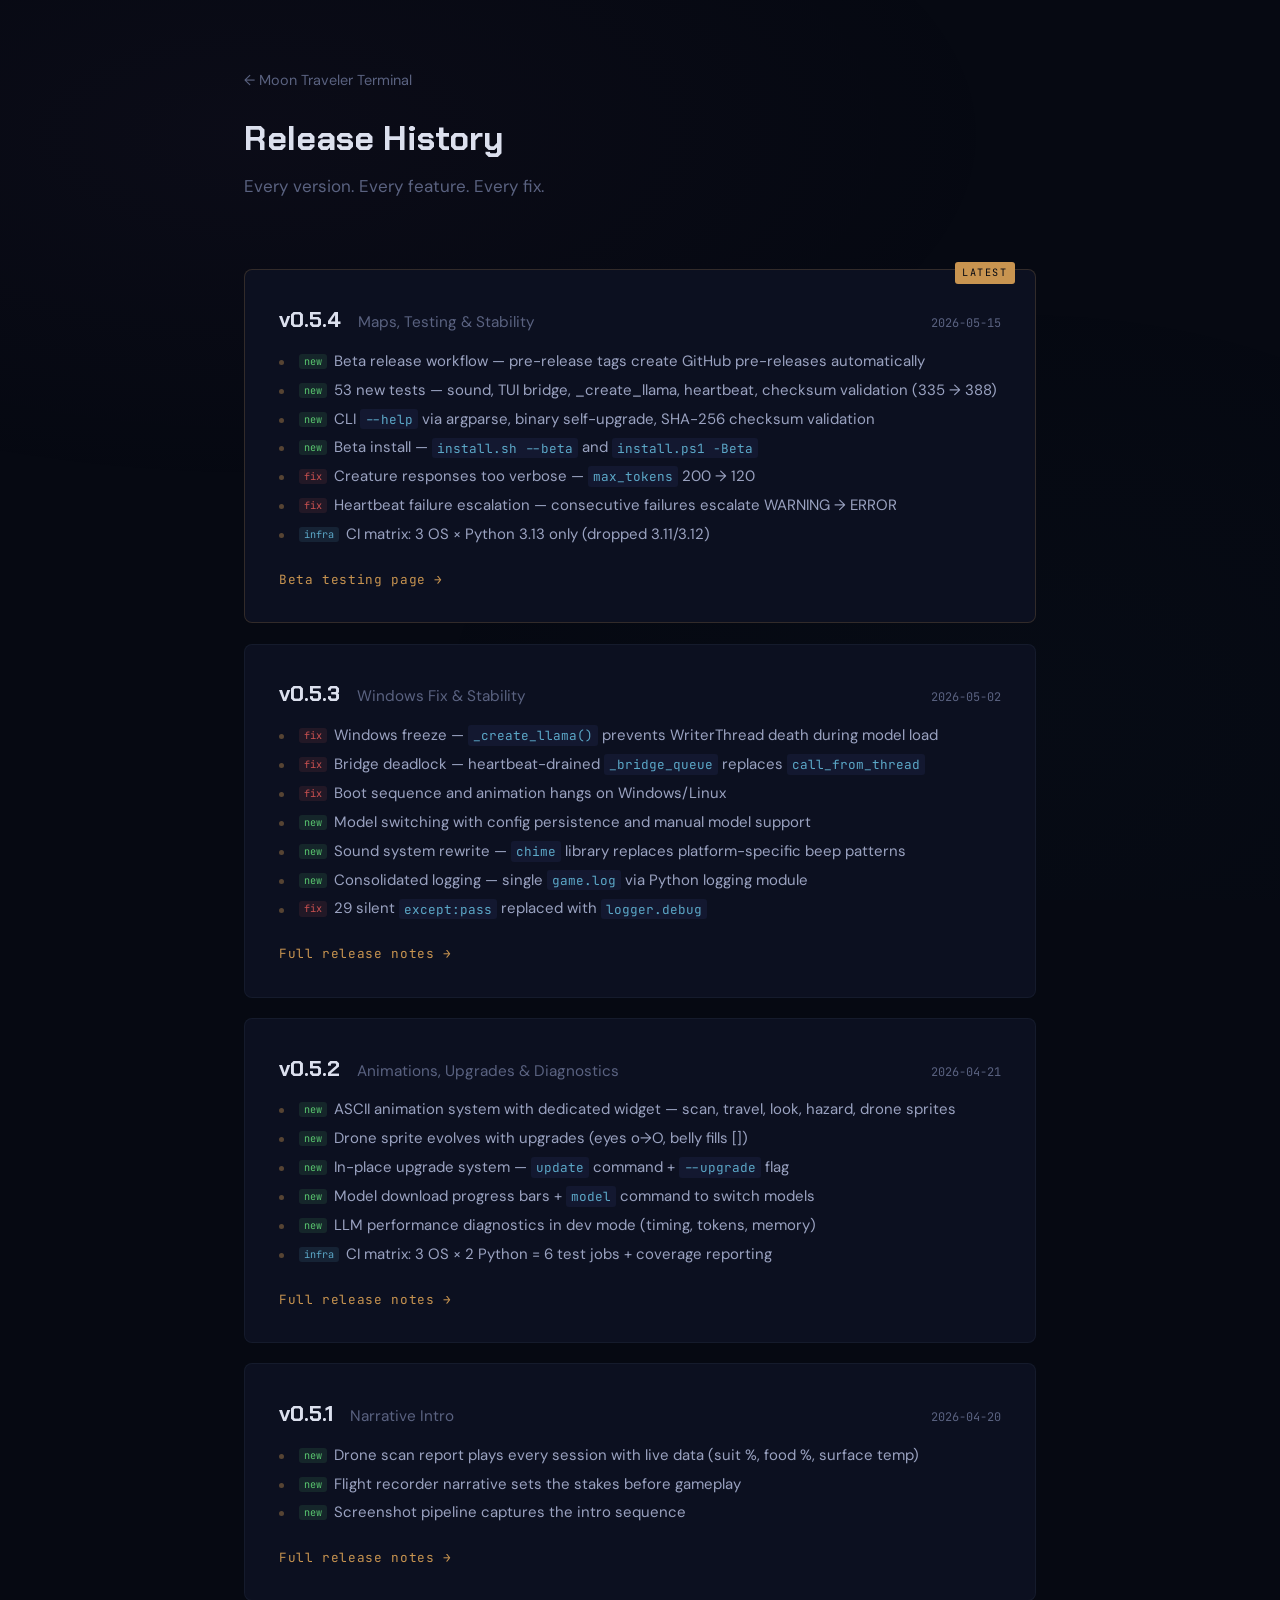
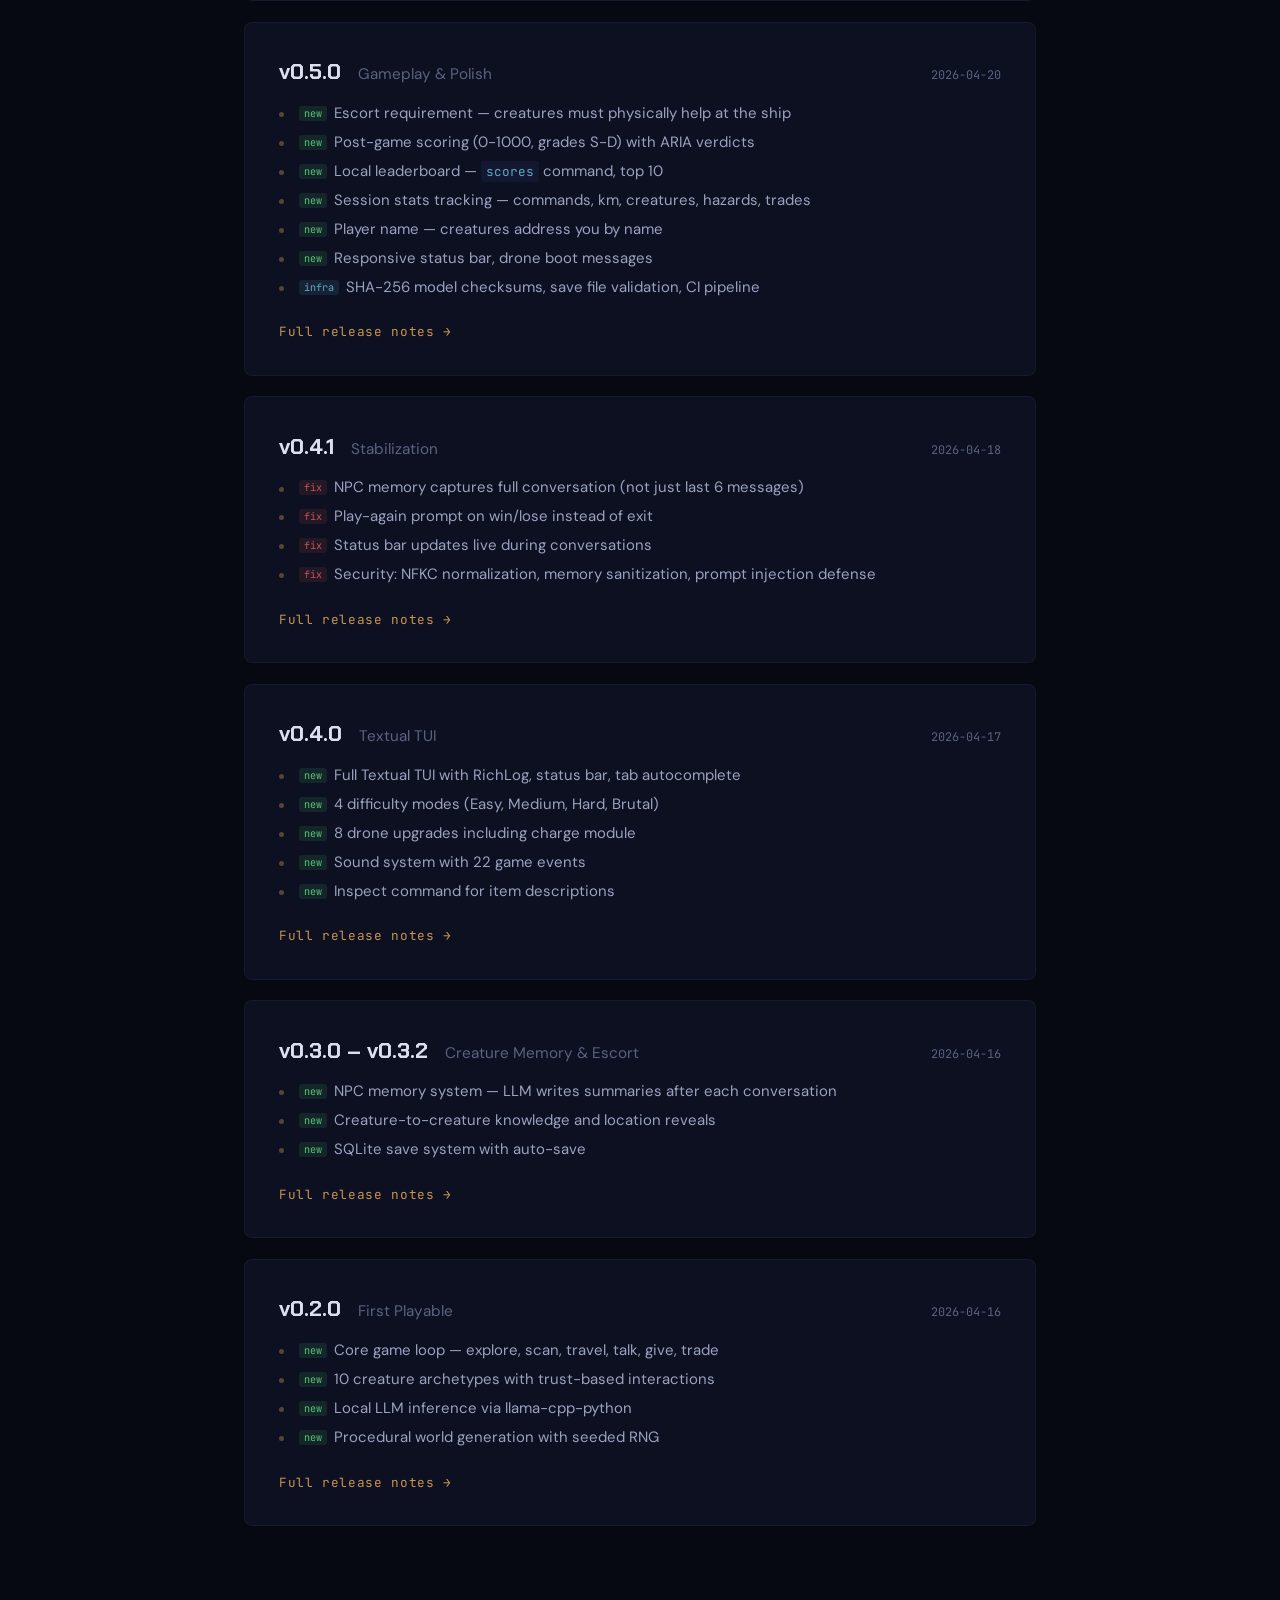
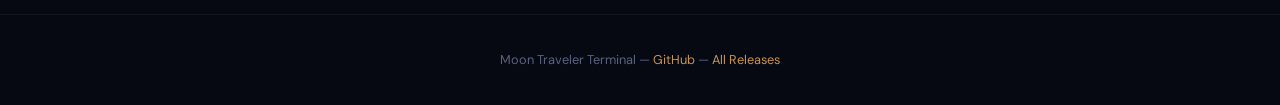
<file: docs/releases.html>
<!DOCTYPE html>
<html lang="en">
<head>
  <meta charset="UTF-8">
  <meta name="viewport" content="width=device-width, initial-scale=1.0">
  <title>Releases &mdash; Moon Traveler Terminal</title>
  <meta name="description" content="Release history for Moon Traveler Terminal. Every version, every feature, every fix.">
  <link rel="preconnect" href="https://fonts.googleapis.com">
  <link rel="preconnect" href="https://fonts.gstatic.com" crossorigin>
  <link href="https://fonts.googleapis.com/css2?family=Chakra+Petch:wght@300;400;600;700&family=DM+Sans:wght@400;500;600&family=JetBrains+Mono:wght@400;500&display=swap" rel="stylesheet">
  <style>
    :root {
      --void: #060912; --deep: #0c1020; --surface: #131830;
      --surface-border: rgba(140, 164, 190, 0.07);
      --text: #9aa2c0; --text-bright: #dce0ee; --text-muted: #5a6280;
      --amber: #c89450; --amber-glow: rgba(200, 148, 80, 0.12);
      --magenta: #c478d0; --cyan: #5ca8c8; --green: #5ac870; --red: #c85050;
      --font-display: 'Chakra Petch', sans-serif;
      --font-body: 'DM Sans', sans-serif;
      --font-mono: 'JetBrains Mono', monospace;
    }
    * { margin: 0; padding: 0; box-sizing: border-box; }
    html { font-size: 17px; scroll-behavior: smooth; }
    body { font-family: var(--font-body); background: var(--void); color: var(--text); line-height: 1.7; overflow-x: hidden; }
    a { color: var(--amber); text-decoration: none; }
    a:hover { text-decoration: underline; }
    code { font-family: var(--font-mono); font-size: 0.85em; background: var(--surface); padding: 0.15em 0.4em; border-radius: 3px; color: var(--cyan); }
    .wrap { max-width: 860px; margin: 0 auto; padding: 0 2rem; }

    .atmosphere {
      position: fixed; inset: 0; z-index: -1;
      background:
        radial-gradient(ellipse 60% 40% at 20% 15%, rgba(196, 120, 208, 0.03) 0%, transparent 100%),
        radial-gradient(ellipse 50% 50% at 80% 80%, rgba(92, 168, 200, 0.02) 0%, transparent 100%);
    }

    header { padding: 4rem 0 2rem; }
    header h1 {
      font-family: var(--font-display); font-size: 2rem; font-weight: 700;
      color: var(--text-bright); margin-bottom: 0.3rem;
    }
    header p { color: var(--text-muted); }
    header .back { font-size: 0.85rem; color: var(--text-muted); margin-bottom: 1rem; display: block; }

    .timeline { padding: 2rem 0 4rem; }

    .release {
      position: relative;
      padding: 1.8rem 2rem;
      margin-bottom: 1.2rem;
      background: var(--deep);
      border: 1px solid var(--surface-border);
      border-radius: 8px;
      transition: border-color 0.3s;
    }
    .release:hover { border-color: rgba(200, 148, 80, 0.12); }
    .release-latest { border-color: rgba(200, 148, 80, 0.2); }
    .release-latest::after {
      content: 'LATEST';
      position: absolute; top: -8px; right: 1.2rem;
      font-family: var(--font-mono); font-size: 0.6rem;
      letter-spacing: 0.15em;
      background: var(--amber); color: var(--void);
      padding: 0.2em 0.7em; border-radius: 3px;
    }

    .release-header {
      display: flex; align-items: baseline; gap: 1rem; flex-wrap: wrap;
      margin-bottom: 0.6rem;
    }
    .release-version {
      font-family: var(--font-display); font-size: 1.3rem; font-weight: 700;
      color: var(--text-bright);
    }
    .release-name {
      font-size: 0.9rem; color: var(--text-muted);
    }
    .release-date {
      font-family: var(--font-mono); font-size: 0.7rem; color: var(--text-muted);
      margin-left: auto;
    }

    .release-body { font-size: 0.88rem; line-height: 1.65; }
    .release-body ul { list-style: none; margin: 0.5rem 0; }
    .release-body li { position: relative; padding-left: 1.2rem; margin: 0.25rem 0; }
    .release-body li::before {
      content: ''; position: absolute; left: 0; top: 0.65rem;
      width: 5px; height: 5px; border-radius: 50%; background: var(--amber); opacity: 0.4;
    }

    .release-link {
      display: inline-block; margin-top: 0.8rem;
      font-family: var(--font-mono); font-size: 0.75rem;
      color: var(--amber); letter-spacing: 0.05em;
    }

    .tag { font-family: var(--font-mono); font-size: 0.6rem; padding: 0.1em 0.45em; border-radius: 3px; margin-right: 0.2rem; vertical-align: 1px; }
    .tag-feat { background: rgba(90, 200, 112, 0.12); color: var(--green); }
    .tag-fix { background: rgba(200, 80, 80, 0.12); color: var(--red); }
    .tag-infra { background: rgba(92, 168, 200, 0.12); color: var(--cyan); }

    footer { padding: 2rem 0; text-align: center; font-size: 0.75rem; color: var(--text-muted); border-top: 1px solid var(--surface-border); }

    @media (max-width: 600px) {
      .release-header { flex-direction: column; gap: 0.3rem; }
      .release-date { margin-left: 0; }
    }
  </style>
</head>
<body>
  <div class="atmosphere"></div>

  <header>
    <div class="wrap">
      <a href="index.html" class="back">&larr; Moon Traveler Terminal</a>
      <h1>Release History</h1>
      <p>Every version. Every feature. Every fix.</p>
    </div>
  </header>

  <div class="timeline">
    <div class="wrap">

      <!-- v0.5.4 -->
      <div class="release release-latest">
        <div class="release-header">
          <span class="release-version">v0.5.4</span>
          <span class="release-name">Maps, Testing &amp; Stability</span>
          <span class="release-date">2026-05-15</span>
        </div>
        <div class="release-body">
          <ul>
            <li><span class="tag tag-feat">new</span> Beta release workflow &mdash; pre-release tags create GitHub pre-releases automatically</li>
            <li><span class="tag tag-feat">new</span> 53 new tests &mdash; sound, TUI bridge, _create_llama, heartbeat, checksum validation (335 &rarr; 388)</li>
            <li><span class="tag tag-feat">new</span> CLI <code>--help</code> via argparse, binary self-upgrade, SHA-256 checksum validation</li>
            <li><span class="tag tag-feat">new</span> Beta install &mdash; <code>install.sh --beta</code> and <code>install.ps1 -Beta</code></li>
            <li><span class="tag tag-fix">fix</span> Creature responses too verbose &mdash; <code>max_tokens</code> 200 &rarr; 120</li>
            <li><span class="tag tag-fix">fix</span> Heartbeat failure escalation &mdash; consecutive failures escalate WARNING &rarr; ERROR</li>
            <li><span class="tag tag-infra">infra</span> CI matrix: 3 OS &times; Python 3.13 only (dropped 3.11/3.12)</li>
          </ul>
          <a href="beta.html" class="release-link">Beta testing page &rarr;</a>
        </div>
      </div>

      <!-- v0.5.3 -->
      <div class="release">
        <div class="release-header">
          <span class="release-version">v0.5.3</span>
          <span class="release-name">Windows Fix &amp; Stability</span>
          <span class="release-date">2026-05-02</span>
        </div>
        <div class="release-body">
          <ul>
            <li><span class="tag tag-fix">fix</span> Windows freeze &mdash; <code>_create_llama()</code> prevents WriterThread death during model load</li>
            <li><span class="tag tag-fix">fix</span> Bridge deadlock &mdash; heartbeat-drained <code>_bridge_queue</code> replaces <code>call_from_thread</code></li>
            <li><span class="tag tag-fix">fix</span> Boot sequence and animation hangs on Windows/Linux</li>
            <li><span class="tag tag-feat">new</span> Model switching with config persistence and manual model support</li>
            <li><span class="tag tag-feat">new</span> Sound system rewrite &mdash; <code>chime</code> library replaces platform-specific beep patterns</li>
            <li><span class="tag tag-feat">new</span> Consolidated logging &mdash; single <code>game.log</code> via Python logging module</li>
            <li><span class="tag tag-fix">fix</span> 29 silent <code>except:pass</code> replaced with <code>logger.debug</code></li>
          </ul>
          <a href="v053.html" class="release-link">Full release notes &rarr;</a>
        </div>
      </div>

      <!-- v0.5.2 -->
      <div class="release">
        <div class="release-header">
          <span class="release-version">v0.5.2</span>
          <span class="release-name">Animations, Upgrades &amp; Diagnostics</span>
          <span class="release-date">2026-04-21</span>
        </div>
        <div class="release-body">
          <ul>
            <li><span class="tag tag-feat">new</span> ASCII animation system with dedicated widget &mdash; scan, travel, look, hazard, drone sprites</li>
            <li><span class="tag tag-feat">new</span> Drone sprite evolves with upgrades (eyes o&rarr;O, belly fills [])</li>
            <li><span class="tag tag-feat">new</span> In-place upgrade system &mdash; <code>update</code> command + <code>--upgrade</code> flag</li>
            <li><span class="tag tag-feat">new</span> Model download progress bars + <code>model</code> command to switch models</li>
            <li><span class="tag tag-feat">new</span> LLM performance diagnostics in dev mode (timing, tokens, memory)</li>
            <li><span class="tag tag-infra">infra</span> CI matrix: 3 OS &times; 2 Python = 6 test jobs + coverage reporting</li>
          </ul>
          <a href="v052.html" class="release-link">Full release notes &rarr;</a>
        </div>
      </div>

      <!-- v0.5.1 -->
      <div class="release">
        <div class="release-header">
          <span class="release-version">v0.5.1</span>
          <span class="release-name">Narrative Intro</span>
          <span class="release-date">2026-04-20</span>
        </div>
        <div class="release-body">
          <ul>
            <li><span class="tag tag-feat">new</span> Drone scan report plays every session with live data (suit %, food %, surface temp)</li>
            <li><span class="tag tag-feat">new</span> Flight recorder narrative sets the stakes before gameplay</li>
            <li><span class="tag tag-feat">new</span> Screenshot pipeline captures the intro sequence</li>
          </ul>
          <a href="v051.html" class="release-link">Full release notes &rarr;</a>
        </div>
      </div>

      <!-- v0.5.0 -->
      <div class="release">
        <div class="release-header">
          <span class="release-version">v0.5.0</span>
          <span class="release-name">Gameplay &amp; Polish</span>
          <span class="release-date">2026-04-20</span>
        </div>
        <div class="release-body">
          <ul>
            <li><span class="tag tag-feat">new</span> Escort requirement &mdash; creatures must physically help at the ship</li>
            <li><span class="tag tag-feat">new</span> Post-game scoring (0-1000, grades S-D) with ARIA verdicts</li>
            <li><span class="tag tag-feat">new</span> Local leaderboard &mdash; <code>scores</code> command, top 10</li>
            <li><span class="tag tag-feat">new</span> Session stats tracking &mdash; commands, km, creatures, hazards, trades</li>
            <li><span class="tag tag-feat">new</span> Player name &mdash; creatures address you by name</li>
            <li><span class="tag tag-feat">new</span> Responsive status bar, drone boot messages</li>
            <li><span class="tag tag-infra">infra</span> SHA-256 model checksums, save file validation, CI pipeline</li>
          </ul>
          <a href="v050.html" class="release-link">Full release notes &rarr;</a>
        </div>
      </div>

      <!-- v0.4.1 -->
      <div class="release">
        <div class="release-header">
          <span class="release-version">v0.4.1</span>
          <span class="release-name">Stabilization</span>
          <span class="release-date">2026-04-18</span>
        </div>
        <div class="release-body">
          <ul>
            <li><span class="tag tag-fix">fix</span> NPC memory captures full conversation (not just last 6 messages)</li>
            <li><span class="tag tag-fix">fix</span> Play-again prompt on win/lose instead of exit</li>
            <li><span class="tag tag-fix">fix</span> Status bar updates live during conversations</li>
            <li><span class="tag tag-fix">fix</span> Security: NFKC normalization, memory sanitization, prompt injection defense</li>
          </ul>
          <a href="v041.html" class="release-link">Full release notes &rarr;</a>
        </div>
      </div>

      <!-- v0.4.0 -->
      <div class="release">
        <div class="release-header">
          <span class="release-version">v0.4.0</span>
          <span class="release-name">Textual TUI</span>
          <span class="release-date">2026-04-17</span>
        </div>
        <div class="release-body">
          <ul>
            <li><span class="tag tag-feat">new</span> Full Textual TUI with RichLog, status bar, tab autocomplete</li>
            <li><span class="tag tag-feat">new</span> 4 difficulty modes (Easy, Medium, Hard, Brutal)</li>
            <li><span class="tag tag-feat">new</span> 8 drone upgrades including charge module</li>
            <li><span class="tag tag-feat">new</span> Sound system with 22 game events</li>
            <li><span class="tag tag-feat">new</span> Inspect command for item descriptions</li>
          </ul>
          <a href="v040.html" class="release-link">Full release notes &rarr;</a>
        </div>
      </div>

      <!-- v0.3.x -->
      <div class="release">
        <div class="release-header">
          <span class="release-version">v0.3.0 &ndash; v0.3.2</span>
          <span class="release-name">Creature Memory &amp; Escort</span>
          <span class="release-date">2026-04-16</span>
        </div>
        <div class="release-body">
          <ul>
            <li><span class="tag tag-feat">new</span> NPC memory system &mdash; LLM writes summaries after each conversation</li>
            <li><span class="tag tag-feat">new</span> Creature-to-creature knowledge and location reveals</li>
            <li><span class="tag tag-feat">new</span> SQLite save system with auto-save</li>
          </ul>
          <a href="v03x.html" class="release-link">Full release notes &rarr;</a>
        </div>
      </div>

      <!-- v0.2.0 -->
      <div class="release">
        <div class="release-header">
          <span class="release-version">v0.2.0</span>
          <span class="release-name">First Playable</span>
          <span class="release-date">2026-04-16</span>
        </div>
        <div class="release-body">
          <ul>
            <li><span class="tag tag-feat">new</span> Core game loop &mdash; explore, scan, travel, talk, give, trade</li>
            <li><span class="tag tag-feat">new</span> 10 creature archetypes with trust-based interactions</li>
            <li><span class="tag tag-feat">new</span> Local LLM inference via llama-cpp-python</li>
            <li><span class="tag tag-feat">new</span> Procedural world generation with seeded RNG</li>
          </ul>
          <a href="v020.html" class="release-link">Full release notes &rarr;</a>
        </div>
      </div>

    </div>
  </div>

  <footer>
    <div class="wrap">Moon Traveler Terminal &mdash; <a href="https://github.com/elephantatech/moon_traveler">GitHub</a> &mdash; <a href="https://github.com/elephantatech/moon_traveler/releases">All Releases</a></div>
  </footer>
</body>
</html>
</file>
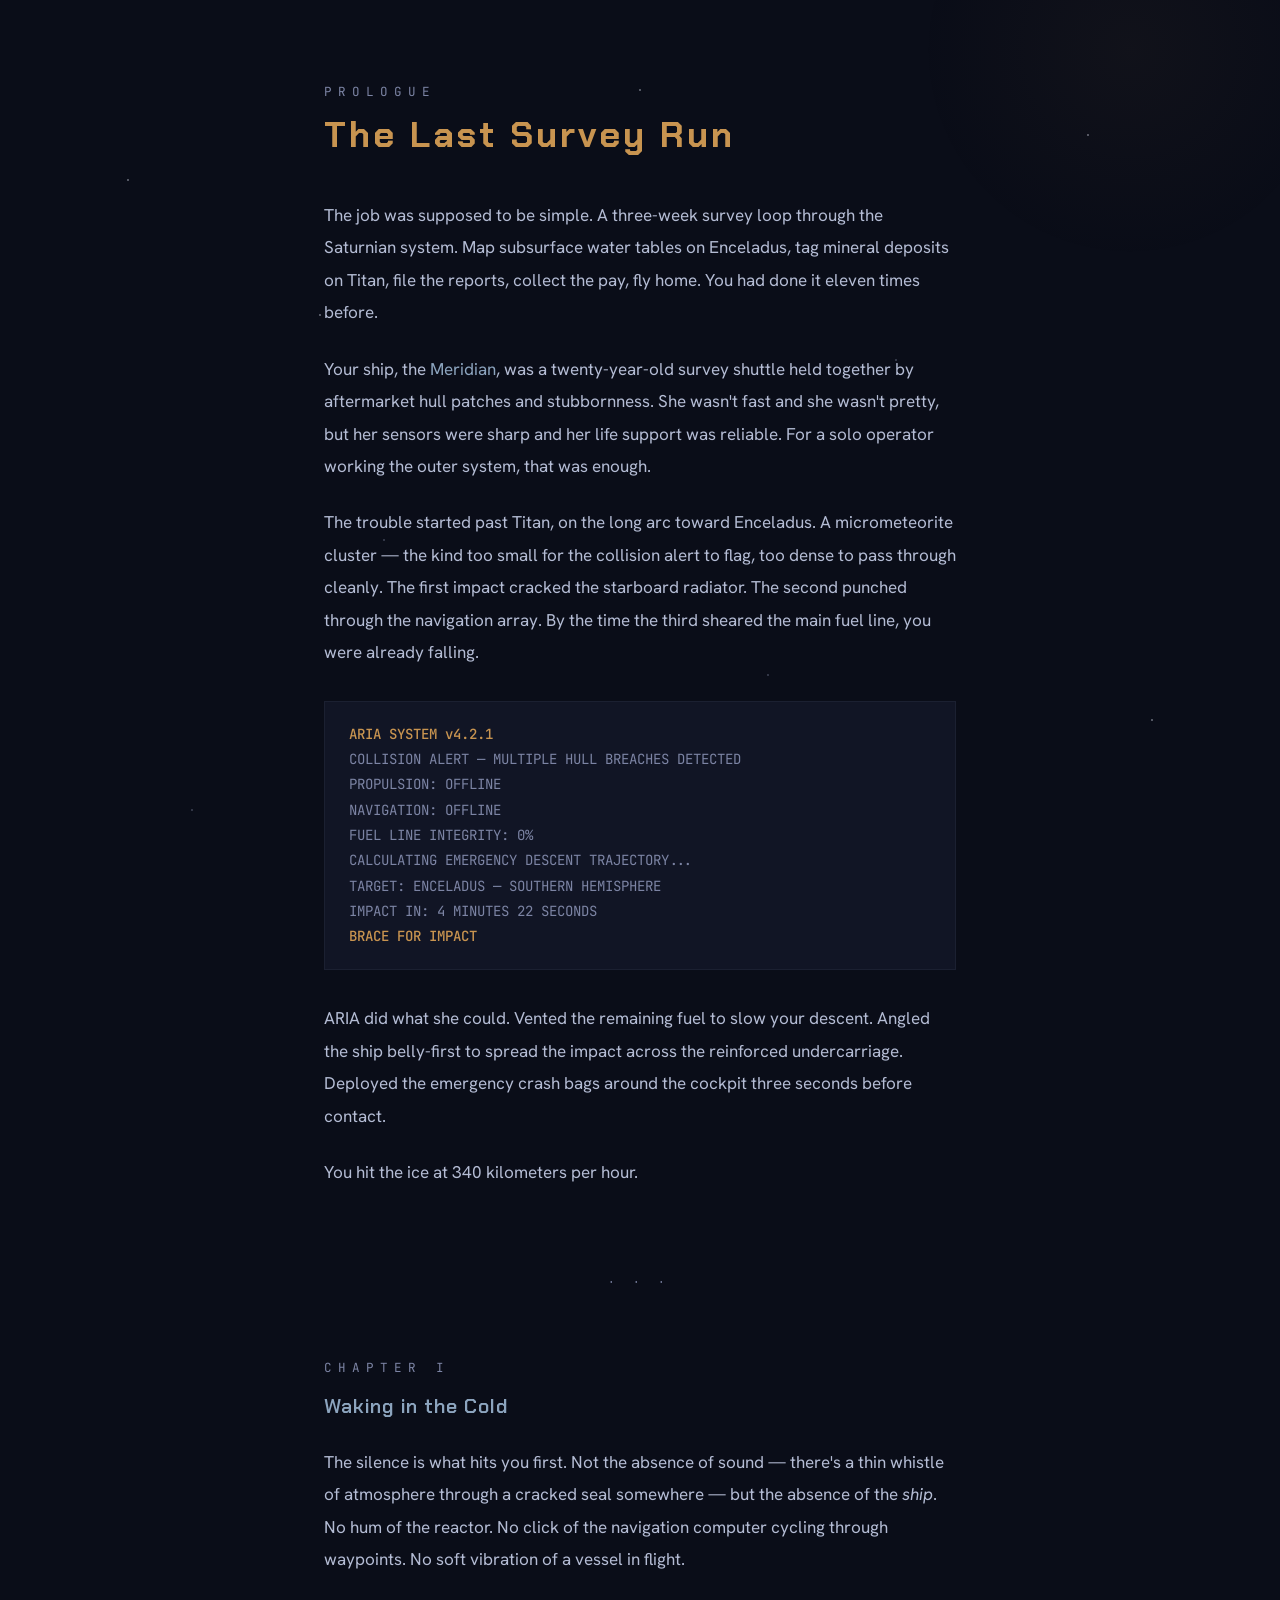
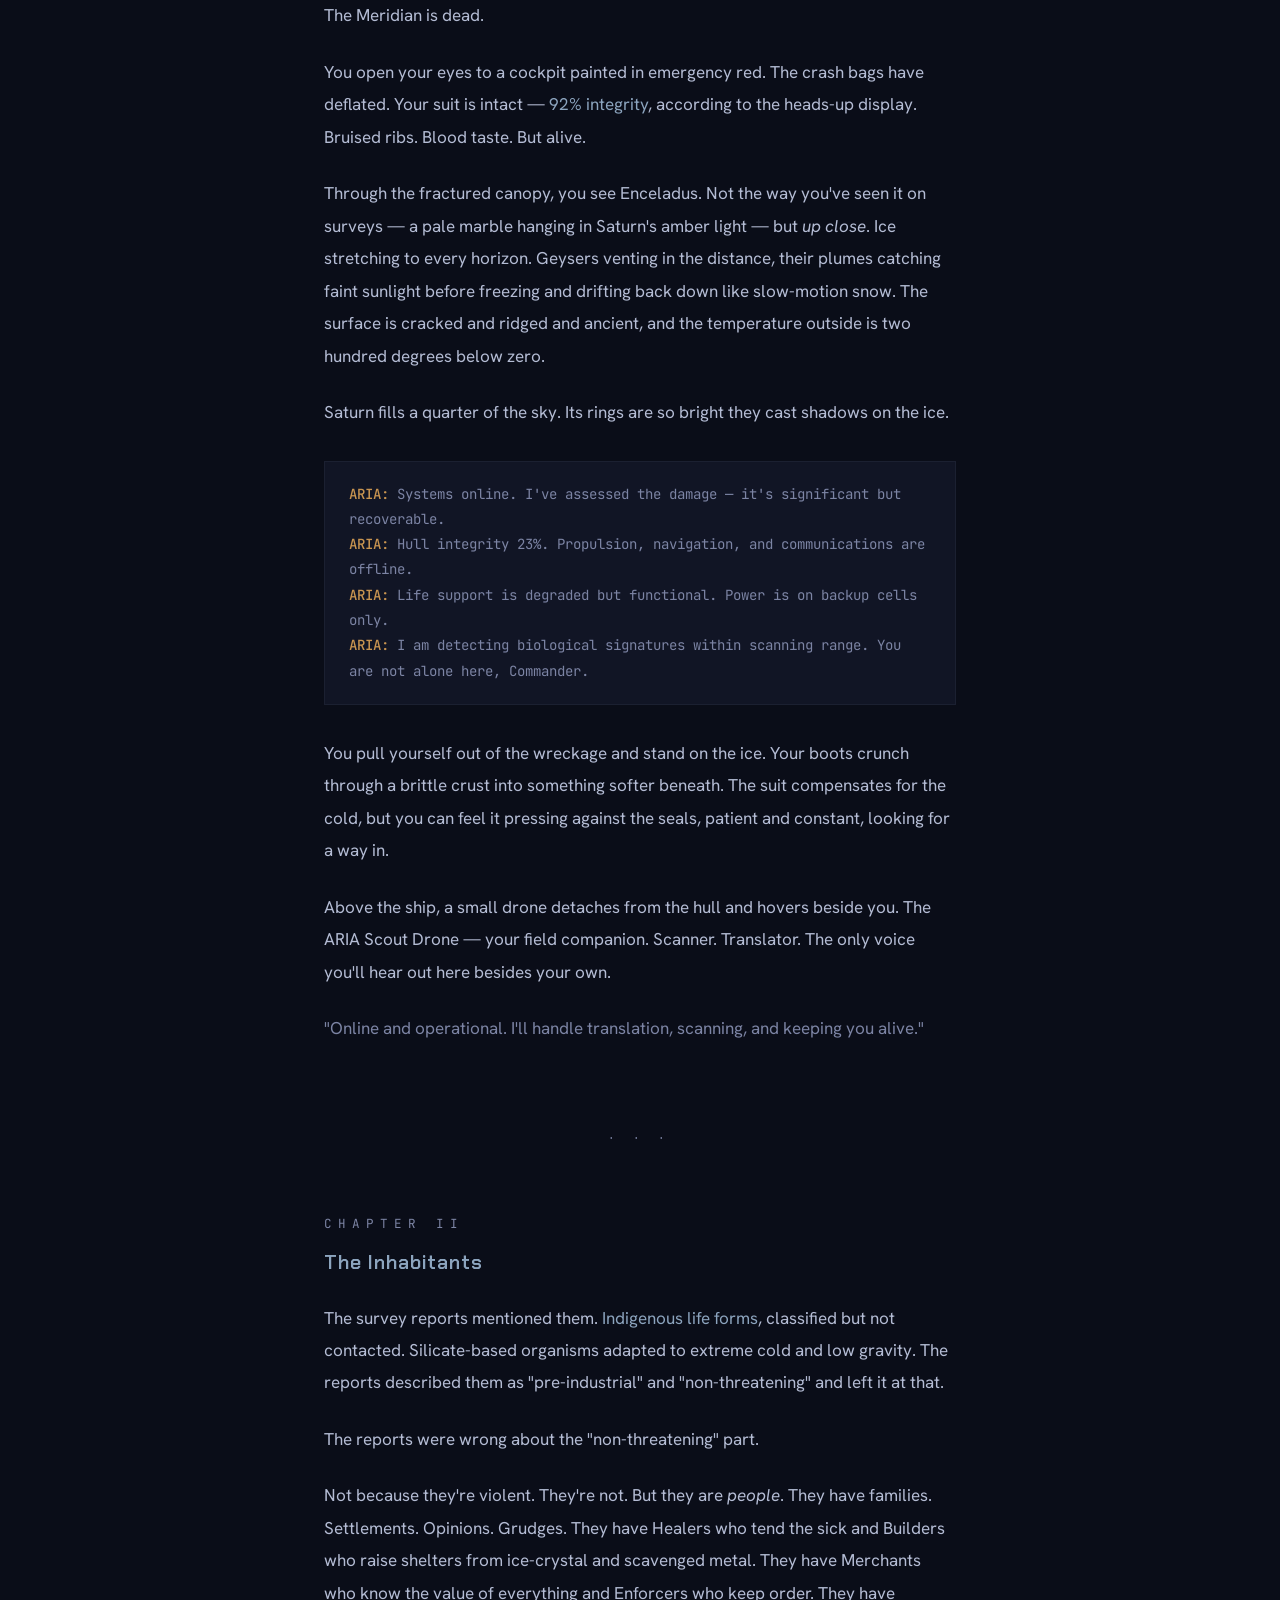
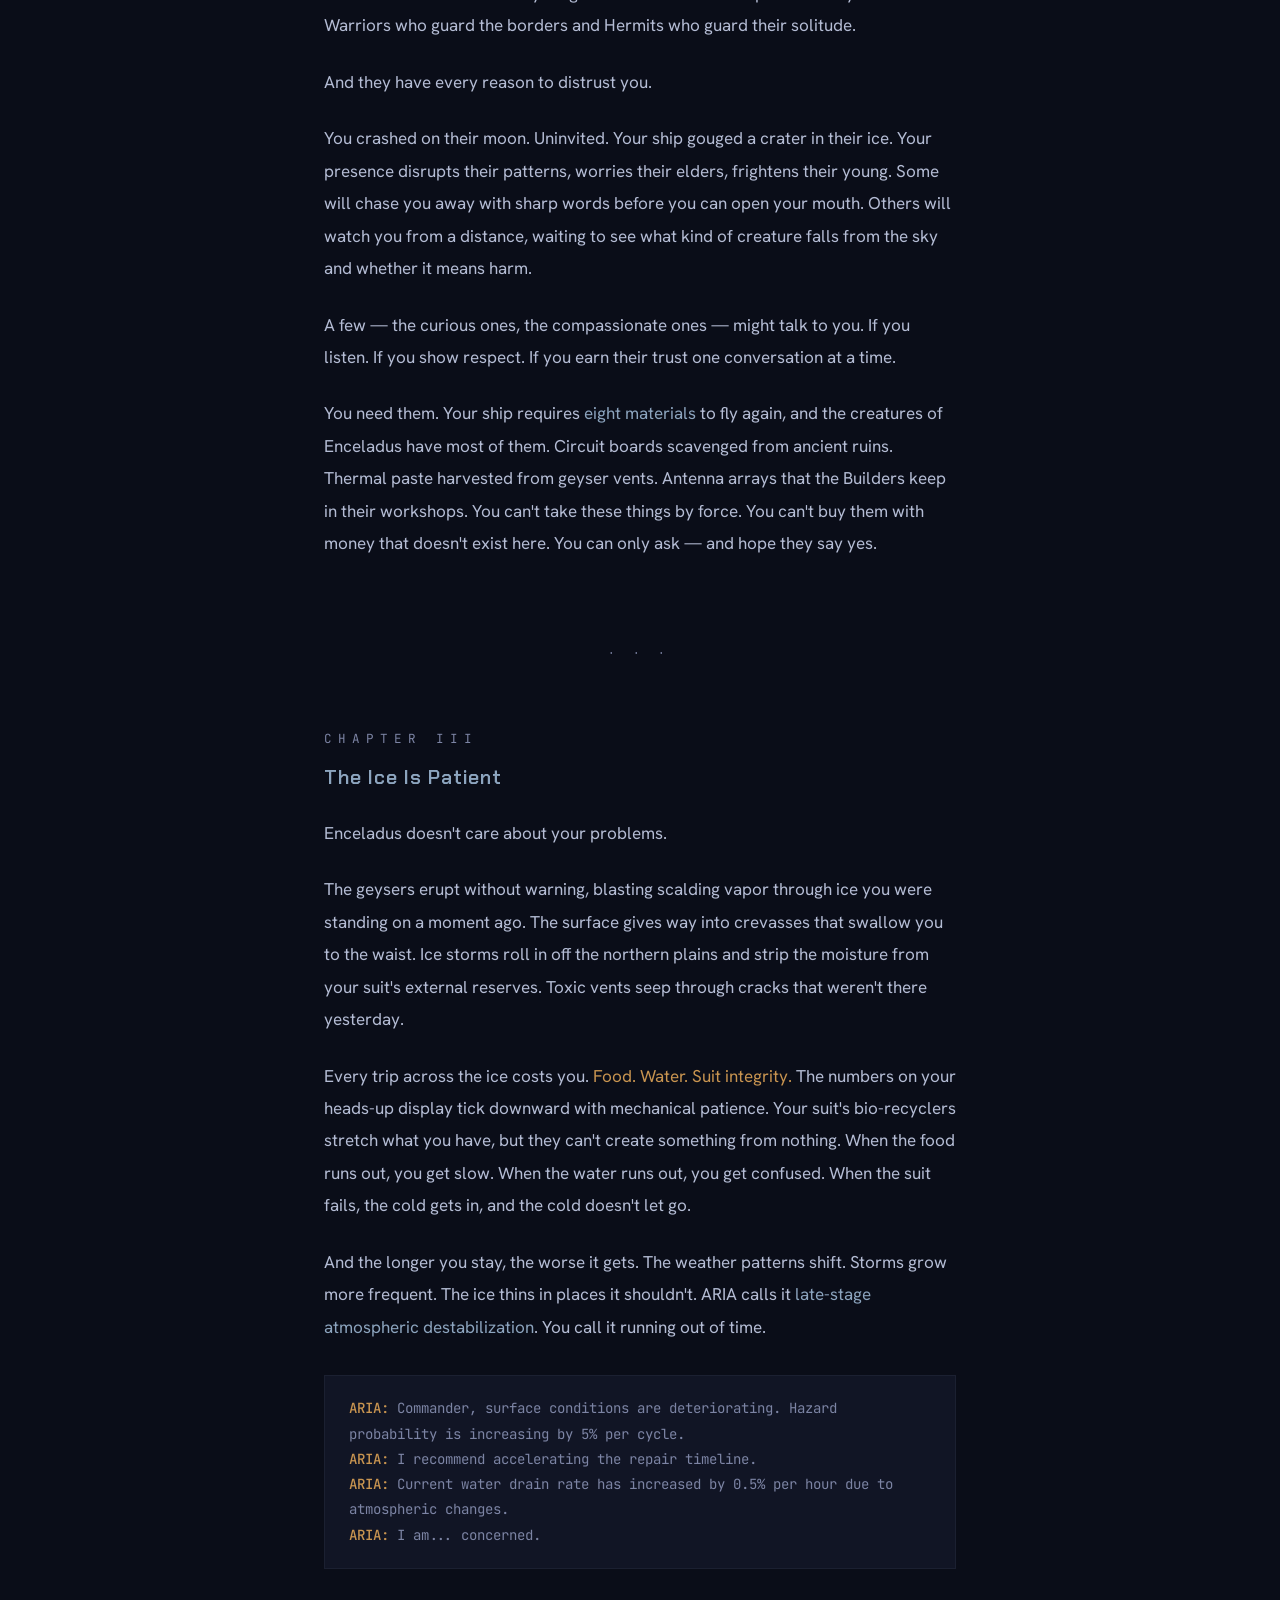
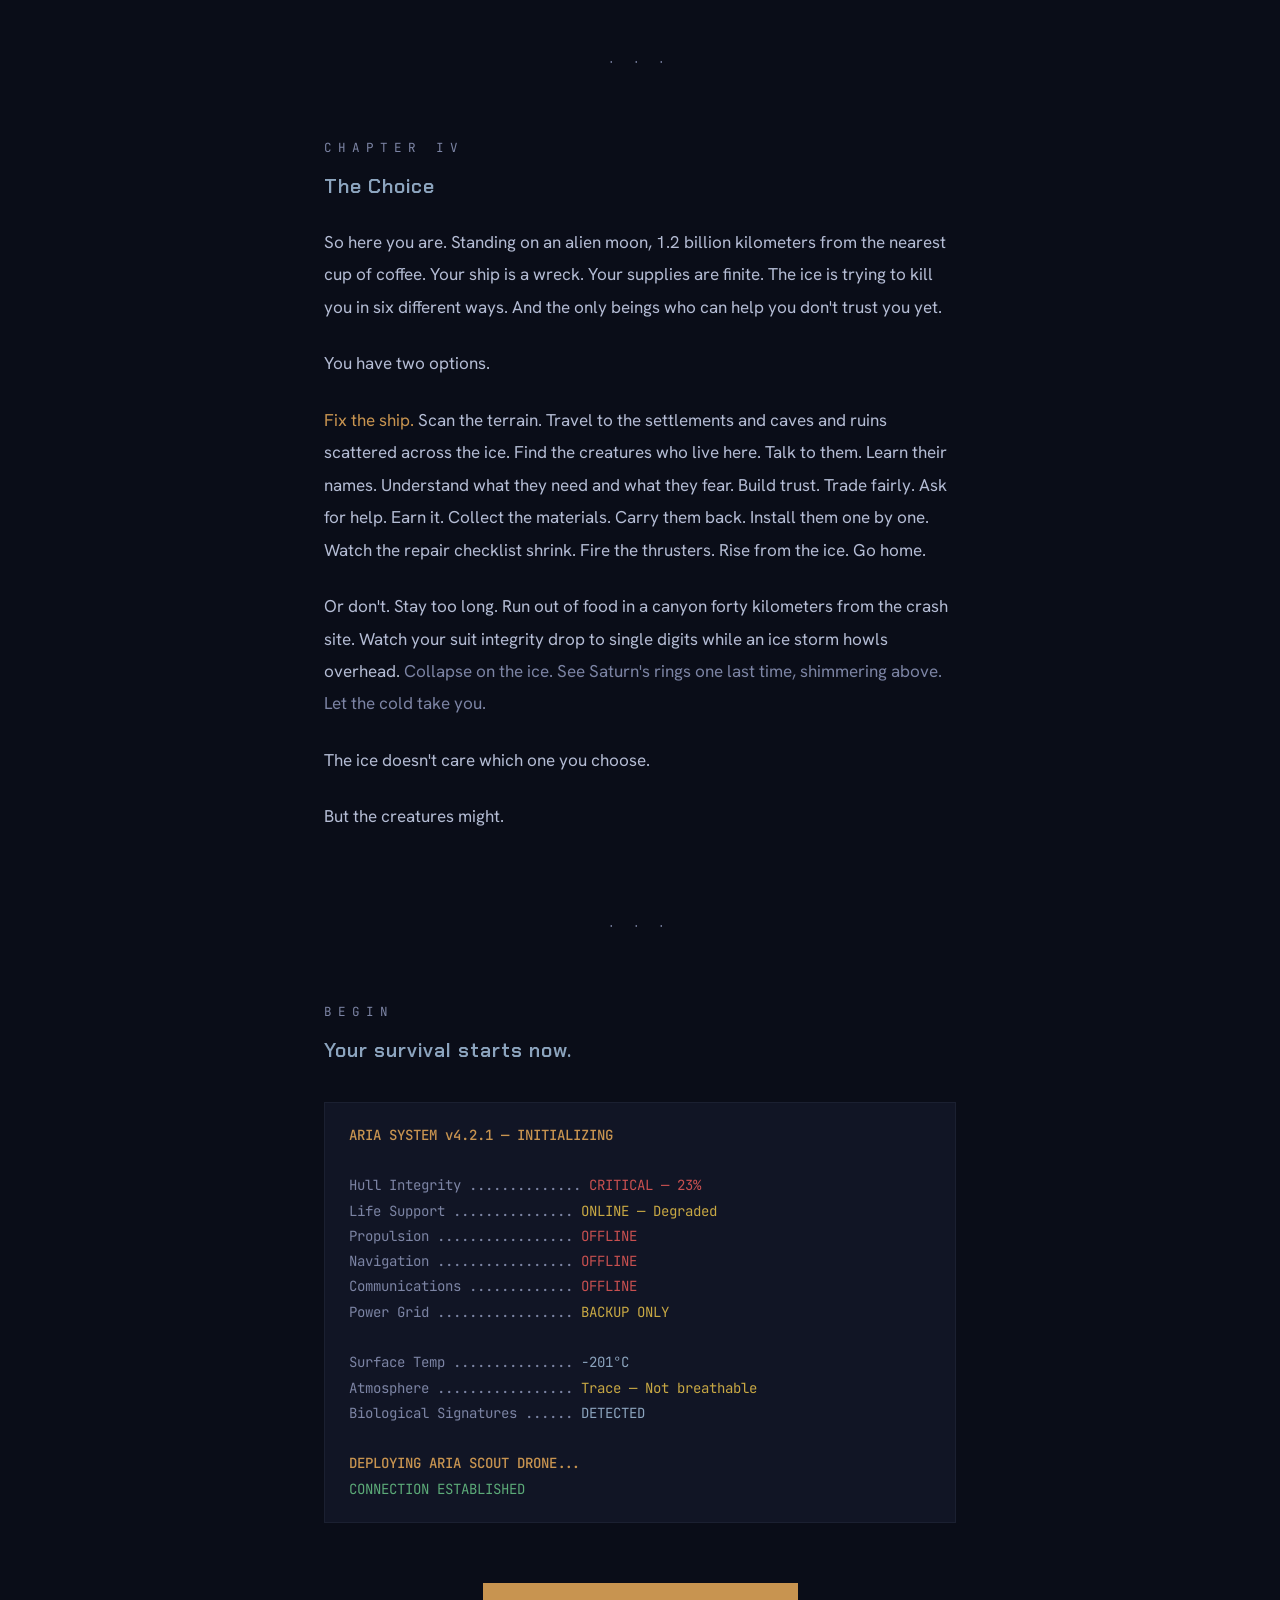
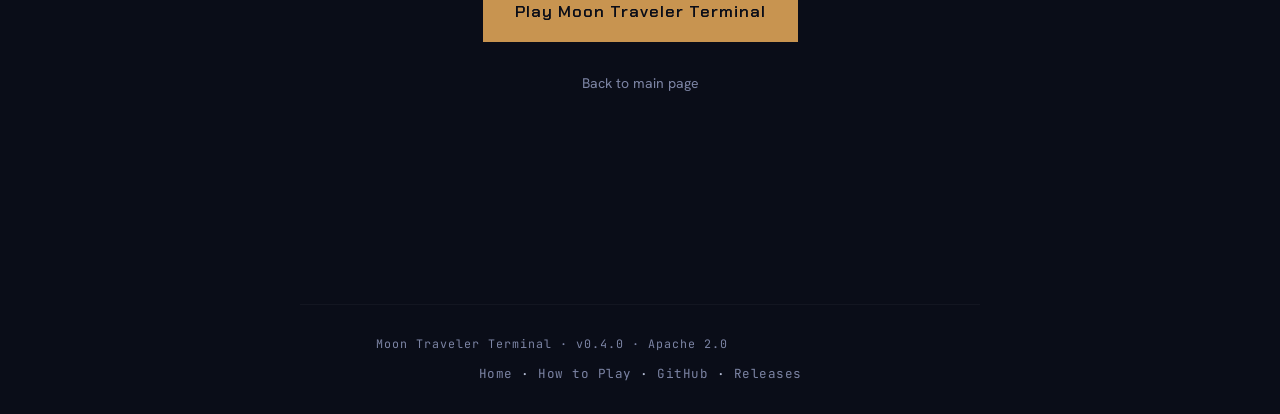
<file: docs/story.html>
<!DOCTYPE html>
<html lang="en">
<head>
  <meta charset="UTF-8">
  <meta name="viewport" content="width=device-width, initial-scale=1.0">
  <title>Moon Traveler — The Story</title>
  <meta name="description" content="The story behind Moon Traveler Terminal — crash-landed on Enceladus, surviving the ice, and earning the trust of alien creatures.">
  <meta property="og:title" content="Moon Traveler — The Story">
  <meta property="og:description" content="A routine survey run. A micrometeorite cluster. A dead ship on an alien moon.">
  <meta property="og:image" content="assets/og-image.svg">
  <meta property="og:type" content="website">
  <link rel="preconnect" href="https://fonts.googleapis.com">
  <link rel="preconnect" href="https://fonts.gstatic.com" crossorigin>
  <link href="https://fonts.googleapis.com/css2?family=Chakra+Petch:wght@400;600;700&family=Hanken+Grotesk:ital,wght@0,400;0,500;1,400&family=JetBrains+Mono:wght@400;500&display=swap" rel="stylesheet">
  <style>
    :root {
      --void: #0a0d18;
      --deep: #111525;
      --surface: #181d30;
      --surface-border: rgba(140, 164, 190, 0.08);
      --text: #b4bcd4;
      --text-bright: #dce0ee;
      --text-muted: #7c84a4;
      --amber: #c89450;
      --amber-dim: rgba(200, 148, 80, 0.06);
      --ice: #8ca4be;
      --red: #c85050;
      --yellow: #c8a844;
      --green: #5caa78;
      --font-display: 'Chakra Petch', sans-serif;
      --font-body: 'Hanken Grotesk', sans-serif;
      --font-mono: 'JetBrains Mono', monospace;
    }

    * { margin: 0; padding: 0; box-sizing: border-box; }

    html { font-size: 18px; }

    body {
      font-family: var(--font-body);
      background: var(--void);
      color: var(--text);
      line-height: 1.9;
      overflow-x: hidden;
    }

    /* Starfield */
    body::before {
      content: '';
      position: fixed;
      top: 0; left: 0; right: 0; bottom: 0;
      background:
        radial-gradient(1px 1px at 10% 20%, rgba(220,225,240,0.6) 0.5px, transparent 1px),
        radial-gradient(1px 1px at 30% 60%, rgba(180,190,220,0.4) 0.5px, transparent 1px),
        radial-gradient(1px 1px at 50% 10%, rgba(220,225,240,0.6) 0.5px, transparent 1px),
        radial-gradient(1px 1px at 70% 40%, rgba(180,190,220,0.4) 0.5px, transparent 1px),
        radial-gradient(1px 1px at 90% 80%, rgba(220,225,240,0.6) 0.5px, transparent 1px),
        radial-gradient(1px 1px at 15% 90%, rgba(180,190,220,0.4) 0.5px, transparent 1px),
        radial-gradient(1px 1px at 45% 45%, rgba(220,225,240,0.6) 0.5px, transparent 1px),
        radial-gradient(1px 1px at 85% 15%, rgba(220,225,240,0.6) 0.5px, transparent 1px),
        radial-gradient(1px 1px at 60% 75%, rgba(180,190,220,0.4) 0.5px, transparent 1px),
        radial-gradient(1px 1px at 25% 35%, rgba(220,225,240,0.6) 0.5px, transparent 1px);
      z-index: -2;
    }

    /* Saturn glow */
    body::after {
      content: '';
      position: fixed;
      top: -200px; right: -100px;
      width: 500px; height: 500px;
      background: radial-gradient(circle, rgba(200, 148, 80, 0.04) 0%, transparent 60%);
      border-radius: 50%;
      z-index: -1;
    }

    /* Skip to content */
    .skip-link {
      position: absolute;
      top: -100%;
      left: 16px;
      z-index: 200;
      padding: 12px 20px;
      background: var(--amber);
      color: var(--void);
      font-family: var(--font-display);
      font-size: 0.85rem;
      font-weight: 600;
      text-decoration: none;
    }
    .skip-link:focus { top: 16px; }

    a { color: var(--amber); text-decoration: none; transition: color 0.2s; }
    a:hover { color: var(--text-bright); }

    :focus-visible {
      outline: 2px solid var(--amber);
      outline-offset: 3px;
    }

    .story {
      max-width: 680px;
      margin: 0 auto;
      padding: 80px 24px 120px;
    }

    .chapter {
      margin-bottom: 80px;
    }

    .chapter-num {
      font-family: var(--font-mono);
      font-size: 0.7rem;
      color: var(--text-muted);
      letter-spacing: 6px;
      text-transform: uppercase;
      margin-bottom: 8px;
    }

    h1 {
      font-family: var(--font-display);
      font-size: 2rem;
      color: var(--amber);
      margin-bottom: 40px;
      letter-spacing: 3px;
      line-height: 1.3;
    }

    h2 {
      font-family: var(--font-display);
      font-size: 1.1rem;
      color: var(--ice);
      margin-bottom: 20px;
      font-weight: 600;
      letter-spacing: 1px;
    }

    p {
      margin-bottom: 24px;
      font-size: 0.95rem;
      max-width: 65ch;
    }

    .highlight {
      color: var(--ice);
    }

    .warm {
      color: var(--amber);
    }

    .dim {
      color: var(--text-muted);
    }

    .system-log {
      background: var(--deep);
      border: 1px solid var(--surface-border);
      padding: 20px 24px;
      margin: 32px 0;
      font-family: var(--font-mono);
      font-size: 0.78rem;
      color: var(--text-muted);
      line-height: 1.8;
    }
    .system-log .label {
      color: var(--amber);
      font-weight: 500;
    }

    .separator {
      text-align: center;
      color: var(--text-muted);
      margin: 60px 0;
      font-size: 0.8rem;
      letter-spacing: 8px;
    }

    /* Status readout in epilogue */
    .status-critical { color: var(--red); }
    .status-warning { color: var(--yellow); }
    .status-ok { color: var(--ice); }
    .status-good { color: var(--green); }

    .cta {
      text-align: center;
      margin-top: 60px;
    }
    .cta a {
      display: inline-block;
      padding: 14px 32px;
      background: var(--amber);
      color: var(--void);
      font-family: var(--font-display);
      font-size: 0.9rem;
      font-weight: 600;
      text-decoration: none;
      letter-spacing: 1px;
      transition: background 0.2s;
    }
    .cta a:hover { background: #d8a462; }

    .back-link {
      display: inline-block;
      text-align: center;
      margin-top: 20px;
      padding: 8px 0;
      color: var(--text-muted);
      font-size: 0.78rem;
      text-decoration: none;
    }
    .back-link:hover { color: var(--amber); }

    footer {
      text-align: center;
      padding: 28px 24px;
      border-top: 1px solid rgba(255,255,255,0.04);
      max-width: 680px;
      margin: 0 auto;
    }
    .footer-meta {
      font-family: var(--font-mono);
      font-size: 0.65rem;
      color: var(--text-muted);
      letter-spacing: 1px;
      margin-bottom: 6px;
    }
    footer nav {
      font-family: var(--font-mono);
      font-size: 0.7rem;
      letter-spacing: 0.5px;
    }
    footer a { color: var(--text-muted); }
    footer a:hover { color: var(--amber); }

    @media (prefers-reduced-motion: reduce) {
      *, *::before, *::after {
        animation-duration: 0.01ms !important;
        transition-duration: 0.01ms !important;
      }
    }

    @media (max-width: 640px) {
      h1 { font-size: 1.5rem; letter-spacing: 2px; }
      .story { padding: 48px 20px 80px; }
      .system-log { padding: 16px; font-size: 0.72rem; }
    }
  </style>
</head>
<body>

<a href="#main" class="skip-link">Skip to content</a>

<main id="main">
<div class="story">

  <!-- Prologue -->
  <article class="chapter">
    <div class="chapter-num">Prologue</div>
    <h1>The Last Survey Run</h1>

    <p>
      The job was supposed to be simple. A three-week survey loop through the Saturnian system.
      Map subsurface water tables on Enceladus, tag mineral deposits on Titan, file the reports,
      collect the pay, fly home. You had done it eleven times before.
    </p>

    <p>
      Your ship, the <span class="highlight">Meridian</span>, was a twenty-year-old survey shuttle held together by
      aftermarket hull patches and stubbornness. She wasn't fast and she wasn't pretty, but her
      sensors were sharp and her life support was reliable. For a solo operator working the outer
      system, that was enough.
    </p>

    <p>
      The trouble started past Titan, on the long arc toward Enceladus. A micrometeorite cluster
      &mdash; the kind too small for the collision alert to flag, too dense to pass through cleanly.
      The first impact cracked the starboard radiator. The second punched through the navigation
      array. By the time the third sheared the main fuel line, you were already falling.
    </p>

    <div class="system-log" role="region" aria-label="Ship system alert">
      <span class="label">ARIA SYSTEM v4.2.1</span><br>
      COLLISION ALERT &mdash; MULTIPLE HULL BREACHES DETECTED<br>
      PROPULSION: OFFLINE<br>
      NAVIGATION: OFFLINE<br>
      FUEL LINE INTEGRITY: 0%<br>
      CALCULATING EMERGENCY DESCENT TRAJECTORY...<br>
      TARGET: ENCELADUS &mdash; SOUTHERN HEMISPHERE<br>
      IMPACT IN: 4 MINUTES 22 SECONDS<br>
      <span class="label">BRACE FOR IMPACT</span>
    </div>

    <p>
      ARIA did what she could. Vented the remaining fuel to slow your descent. Angled the ship
      belly-first to spread the impact across the reinforced undercarriage. Deployed the emergency
      crash bags around the cockpit three seconds before contact.
    </p>

    <p>
      You hit the ice at 340 kilometers per hour.
    </p>
  </article>

  <div class="separator">&middot; &middot; &middot;</div>

  <!-- Chapter 1 -->
  <article class="chapter">
    <div class="chapter-num">Chapter I</div>
    <h2>Waking in the Cold</h2>

    <p>
      The silence is what hits you first. Not the absence of sound &mdash; there's a thin whistle
      of atmosphere through a cracked seal somewhere &mdash; but the absence of the <em>ship</em>.
      No hum of the reactor. No click of the navigation computer cycling through waypoints. No
      soft vibration of a vessel in flight.
    </p>

    <p>
      The Meridian is dead.
    </p>

    <p>
      You open your eyes to a cockpit painted in emergency red. The crash bags have deflated. Your
      suit is intact &mdash; <span class="highlight">92% integrity</span>, according to the
      heads-up display. Bruised ribs. Blood taste. But alive.
    </p>

    <p>
      Through the fractured canopy, you see Enceladus. Not the way you've seen it on surveys &mdash;
      a pale marble hanging in Saturn's amber light &mdash; but <em>up close</em>. Ice stretching
      to every horizon. Geysers venting in the distance, their plumes catching faint sunlight before
      freezing and drifting back down like slow-motion snow. The surface is cracked and ridged and
      ancient, and the temperature outside is two hundred degrees below zero.
    </p>

    <p>
      Saturn fills a quarter of the sky. Its rings are so bright they cast shadows on the ice.
    </p>

    <div class="system-log" role="region" aria-label="ARIA system dialogue">
      <span class="label">ARIA:</span> Systems online. I've assessed the damage &mdash; it's
      significant but recoverable.<br>
      <span class="label">ARIA:</span> Hull integrity 23%. Propulsion, navigation, and
      communications are offline.<br>
      <span class="label">ARIA:</span> Life support is degraded but functional. Power is on
      backup cells only.<br>
      <span class="label">ARIA:</span> I am detecting biological signatures within scanning
      range. You are not alone here, Commander.
    </div>

    <p>
      You pull yourself out of the wreckage and stand on the ice. Your boots crunch through a
      brittle crust into something softer beneath. The suit compensates for the cold, but you can
      feel it pressing against the seals, patient and constant, looking for a way in.
    </p>

    <p>
      Above the ship, a small drone detaches from the hull and hovers beside you. The ARIA Scout
      Drone &mdash; your field companion. Scanner. Translator. The only voice you'll hear out here
      besides your own.
    </p>

    <p class="dim">
      "Online and operational. I'll handle translation, scanning, and keeping you alive."
    </p>
  </article>

  <div class="separator">&middot; &middot; &middot;</div>

  <!-- Chapter 2 -->
  <article class="chapter">
    <div class="chapter-num">Chapter II</div>
    <h2>The Inhabitants</h2>

    <p>
      The survey reports mentioned them. <span class="highlight">Indigenous life forms</span>,
      classified but not contacted. Silicate-based organisms adapted to extreme cold and low
      gravity. The reports described them as "pre-industrial" and "non-threatening" and left it
      at that.
    </p>

    <p>
      The reports were wrong about the "non-threatening" part.
    </p>

    <p>
      Not because they're violent. They're not. But they are <em>people</em>. They have families.
      Settlements. Opinions. Grudges. They have Healers who tend the sick and Builders who raise
      shelters from ice-crystal and scavenged metal. They have Merchants who know the value of
      everything and Enforcers who keep order. They have Warriors who guard the borders and Hermits
      who guard their solitude.
    </p>

    <p>
      And they have every reason to distrust you.
    </p>

    <p>
      You crashed on their moon. Uninvited. Your ship gouged a crater in their ice. Your presence
      disrupts their patterns, worries their elders, frightens their young. Some will chase you
      away with sharp words before you can open your mouth. Others will watch you from a distance,
      waiting to see what kind of creature falls from the sky and whether it means harm.
    </p>

    <p>
      A few &mdash; the curious ones, the compassionate ones &mdash; might talk to you. If you
      listen. If you show respect. If you earn their trust one conversation at a time.
    </p>

    <p>
      You need them. Your ship requires <span class="highlight">eight materials</span> to fly
      again, and the creatures of Enceladus have most of them. Circuit boards scavenged from
      ancient ruins. Thermal paste harvested from geyser vents. Antenna arrays that the Builders
      keep in their workshops. You can't take these things by force. You can't buy them with money
      that doesn't exist here. You can only ask &mdash; and hope they say yes.
    </p>
  </article>

  <div class="separator">&middot; &middot; &middot;</div>

  <!-- Chapter 3 -->
  <article class="chapter">
    <div class="chapter-num">Chapter III</div>
    <h2>The Ice Is Patient</h2>

    <p>
      Enceladus doesn't care about your problems.
    </p>

    <p>
      The geysers erupt without warning, blasting scalding vapor through ice you were standing on
      a moment ago. The surface gives way into crevasses that swallow you to the waist. Ice storms
      roll in off the northern plains and strip the moisture from your suit's external reserves.
      Toxic vents seep through cracks that weren't there yesterday.
    </p>

    <p>
      Every trip across the ice costs you. <span class="warm">Food. Water. Suit integrity.</span>
      The numbers on your heads-up display tick downward with mechanical patience. Your suit's
      bio-recyclers stretch what you have, but they can't create something from nothing. When the
      food runs out, you get slow. When the water runs out, you get confused. When the suit fails,
      the cold gets in, and the cold doesn't let go.
    </p>

    <p>
      And the longer you stay, the worse it gets. The weather patterns shift. Storms grow more
      frequent. The ice thins in places it shouldn't. ARIA calls it <span class="highlight">late-stage
      atmospheric destabilization</span>. You call it running out of time.
    </p>

    <div class="system-log" role="region" aria-label="ARIA warning">
      <span class="label">ARIA:</span> Commander, surface conditions are deteriorating. Hazard
      probability is increasing by 5% per cycle.<br>
      <span class="label">ARIA:</span> I recommend accelerating the repair timeline.<br>
      <span class="label">ARIA:</span> Current water drain rate has increased by 0.5% per hour
      due to atmospheric changes.<br>
      <span class="label">ARIA:</span> I am... concerned.
    </div>
  </article>

  <div class="separator">&middot; &middot; &middot;</div>

  <!-- Chapter 4 -->
  <article class="chapter">
    <div class="chapter-num">Chapter IV</div>
    <h2>The Choice</h2>

    <p>
      So here you are. Standing on an alien moon, 1.2 billion kilometers from the nearest cup of
      coffee. Your ship is a wreck. Your supplies are finite. The ice is trying to kill you in six
      different ways. And the only beings who can help you don't trust you yet.
    </p>

    <p>
      You have two options.
    </p>

    <p>
      <span class="warm">Fix the ship.</span> Scan the terrain. Travel to the settlements and
      caves and ruins scattered across the ice. Find the creatures who live here. Talk to them.
      Learn their names. Understand what they need and what they fear. Build trust. Trade fairly.
      Ask for help. Earn it. Collect the materials. Carry them back. Install them one by one.
      Watch the repair checklist shrink. Fire the thrusters. Rise from the ice. Go home.
    </p>

    <p>
      Or don't. Stay too long. Run out of food in a canyon forty kilometers from the crash site.
      Watch your suit integrity drop to single digits while an ice storm howls overhead.
      <span class="dim">Collapse on the ice. See Saturn's rings one last time, shimmering
      above. Let the cold take you.</span>
    </p>

    <p>
      The ice doesn't care which one you choose.
    </p>

    <p>
      But the creatures might.
    </p>
  </article>

  <div class="separator">&middot; &middot; &middot;</div>

  <!-- Epilogue -->
  <article class="chapter">
    <div class="chapter-num">Begin</div>
    <h2>Your survival starts now.</h2>

    <div class="system-log" role="region" aria-label="Ship status readout">
      <span class="label">ARIA SYSTEM v4.2.1 &mdash; INITIALIZING</span><br><br>
      Hull Integrity .............. <span class="status-critical">CRITICAL &mdash; 23%</span><br>
      Life Support ............... <span class="status-warning">ONLINE &mdash; Degraded</span><br>
      Propulsion ................. <span class="status-critical">OFFLINE</span><br>
      Navigation ................. <span class="status-critical">OFFLINE</span><br>
      Communications ............. <span class="status-critical">OFFLINE</span><br>
      Power Grid ................. <span class="status-warning">BACKUP ONLY</span><br><br>
      Surface Temp ............... <span class="status-ok">-201&deg;C</span><br>
      Atmosphere ................. <span class="status-warning">Trace &mdash; Not breathable</span><br>
      Biological Signatures ...... <span class="status-ok">DETECTED</span><br><br>
      <span class="label">DEPLOYING ARIA SCOUT DRONE...</span><br>
      <span class="status-good">CONNECTION ESTABLISHED</span>
    </div>

    <div class="cta">
      <a href="index.html">Play Moon Traveler Terminal</a>
    </div>
    <p style="text-align:center">
      <a href="index.html" class="back-link">Back to main page</a>
    </p>
  </article>

</div>
</main>

<footer>
  <p class="footer-meta">Moon Traveler Terminal &middot; v0.4.0 &middot; Apache 2.0</p>
  <nav aria-label="Footer">
    <a href="index.html">Home</a> &middot;
    <a href="how-to-play.html">How to Play</a> &middot;
    <a href="https://github.com/elephantatech/moon_traveler">GitHub</a> &middot;
    <a href="https://github.com/elephantatech/moon_traveler/releases">Releases</a>
  </nav>
</footer>

</body>
</html>
</file>
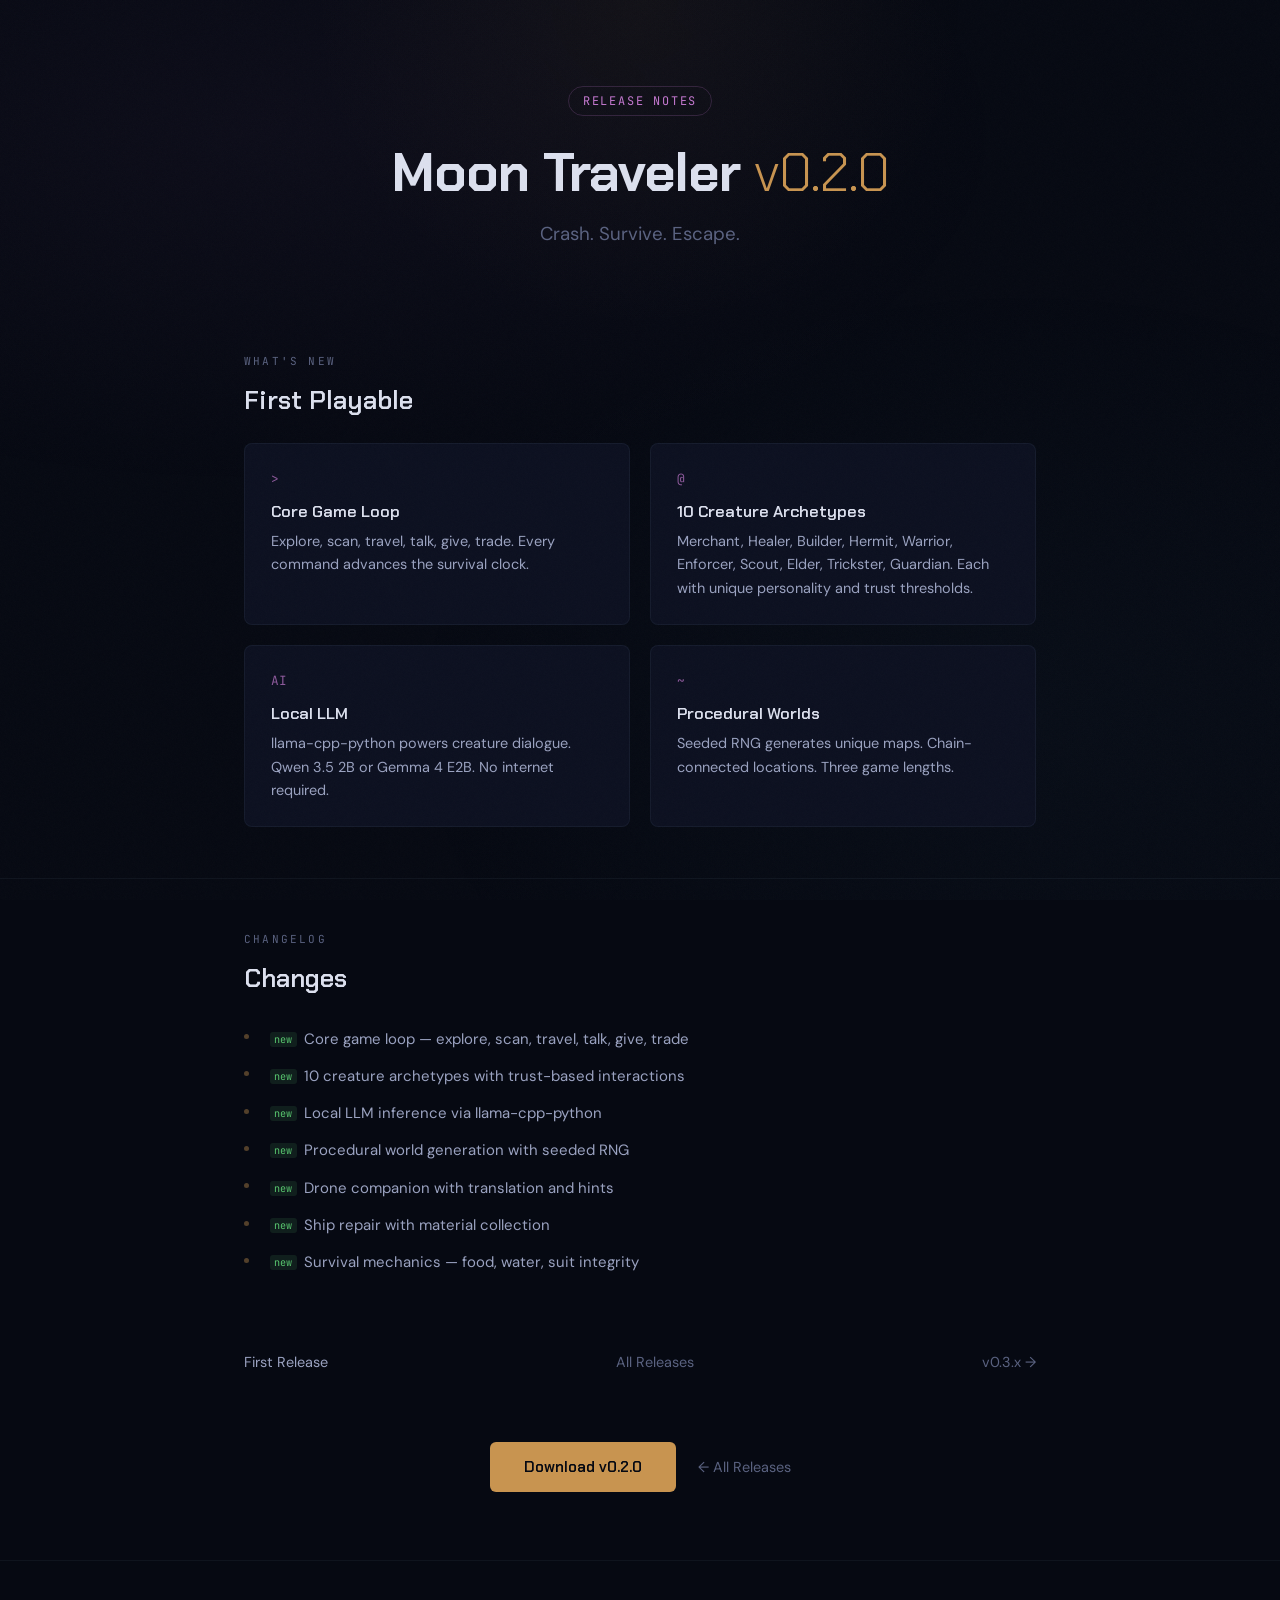
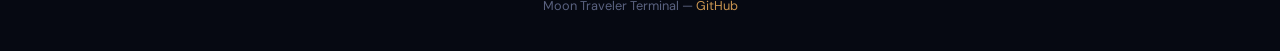
<file: docs/v020.html>
<!DOCTYPE html>
<html lang="en">
<head>
  <meta charset="UTF-8">
  <meta name="viewport" content="width=device-width, initial-scale=1.0">
  <title>v0.2.0 — Moon Traveler Terminal</title>
  <link rel="preconnect" href="https://fonts.googleapis.com">
  <link rel="preconnect" href="https://fonts.gstatic.com" crossorigin>
  <link href="https://fonts.googleapis.com/css2?family=Chakra+Petch:wght@300;400;600;700&family=DM+Sans:wght@400;500;600&family=JetBrains+Mono:wght@400;500&display=swap" rel="stylesheet">
  <link rel="stylesheet" href="release-style.css">
</head>
<body>
  <div class="atmosphere"></div>
  <div class="grain"></div>
  <header class="hero"><div class="wrap">
    <div class="hero-badge">Release Notes</div>
    <h1>Moon Traveler <span class="ver">v0.2.0</span></h1>
    <p class="subtitle">Crash. Survive. Escape.</p>
  </div></header>

  <section class="reveal"><div class="wrap">
    <div class="section-label">What's New</div>
    <h2 class="section-title">First Playable</h2>
    <div class="features">
      <div class="feat">
        <div class="feat-icon">&gt;</div>
        <h3>Core Game Loop</h3>
        <p>Explore, scan, travel, talk, give, trade. Every command advances the survival clock.</p>
      </div>
      <div class="feat">
        <div class="feat-icon">@</div>
        <h3>10 Creature Archetypes</h3>
        <p>Merchant, Healer, Builder, Hermit, Warrior, Enforcer, Scout, Elder, Trickster, Guardian. Each with unique personality and trust thresholds.</p>
      </div>
      <div class="feat">
        <div class="feat-icon">AI</div>
        <h3>Local LLM</h3>
        <p>llama-cpp-python powers creature dialogue. Qwen 3.5 2B or Gemma 4 E2B. No internet required.</p>
      </div>
      <div class="feat">
        <div class="feat-icon">~</div>
        <h3>Procedural Worlds</h3>
        <p>Seeded RNG generates unique maps. Chain-connected locations. Three game lengths.</p>
      </div>
    </div>
  </div></section>

  <section class="reveal"><div class="wrap">
    <div class="section-label">Changelog</div>
    <h2 class="section-title">Changes</h2>
    <ul class="changelog">
      <li><span class="tag tag-new">new</span> Core game loop &mdash; explore, scan, travel, talk, give, trade</li>
      <li><span class="tag tag-new">new</span> 10 creature archetypes with trust-based interactions</li>
      <li><span class="tag tag-new">new</span> Local LLM inference via llama-cpp-python</li>
      <li><span class="tag tag-new">new</span> Procedural world generation with seeded RNG</li>
      <li><span class="tag tag-new">new</span> Drone companion with translation and hints</li>
      <li><span class="tag tag-new">new</span> Ship repair with material collection</li>
      <li><span class="tag tag-new">new</span> Survival mechanics &mdash; food, water, suit integrity</li>
    </ul>
  </div></section>

  <div class="wrap">
    <div class="release-nav">
      <span>First Release</span>
      <a href="releases.html">All Releases</a>
      <a href="v03x.html">v0.3.x &rarr;</a>
    </div>
  </div>

  <div class="cta">
    <a href="https://github.com/elephantatech/moon_traveler/releases/tag/v0.2.0" class="cta-btn">Download v0.2.0</a>
    <a href="releases.html" class="cta-secondary">&larr; All Releases</a>
  </div>

  <footer><div class="wrap">Moon Traveler Terminal &mdash; <a href="https://github.com/elephantatech/moon_traveler">GitHub</a></div></footer>
  <script>
    const obs = new IntersectionObserver((entries) => {
      entries.forEach(e => { if (e.isIntersecting) { e.target.classList.add('visible'); obs.unobserve(e.target); } });
    }, { threshold: 0.1 });
    document.querySelectorAll('.reveal').forEach(el => obs.observe(el));
  </script>
</body>
</html>
</file>
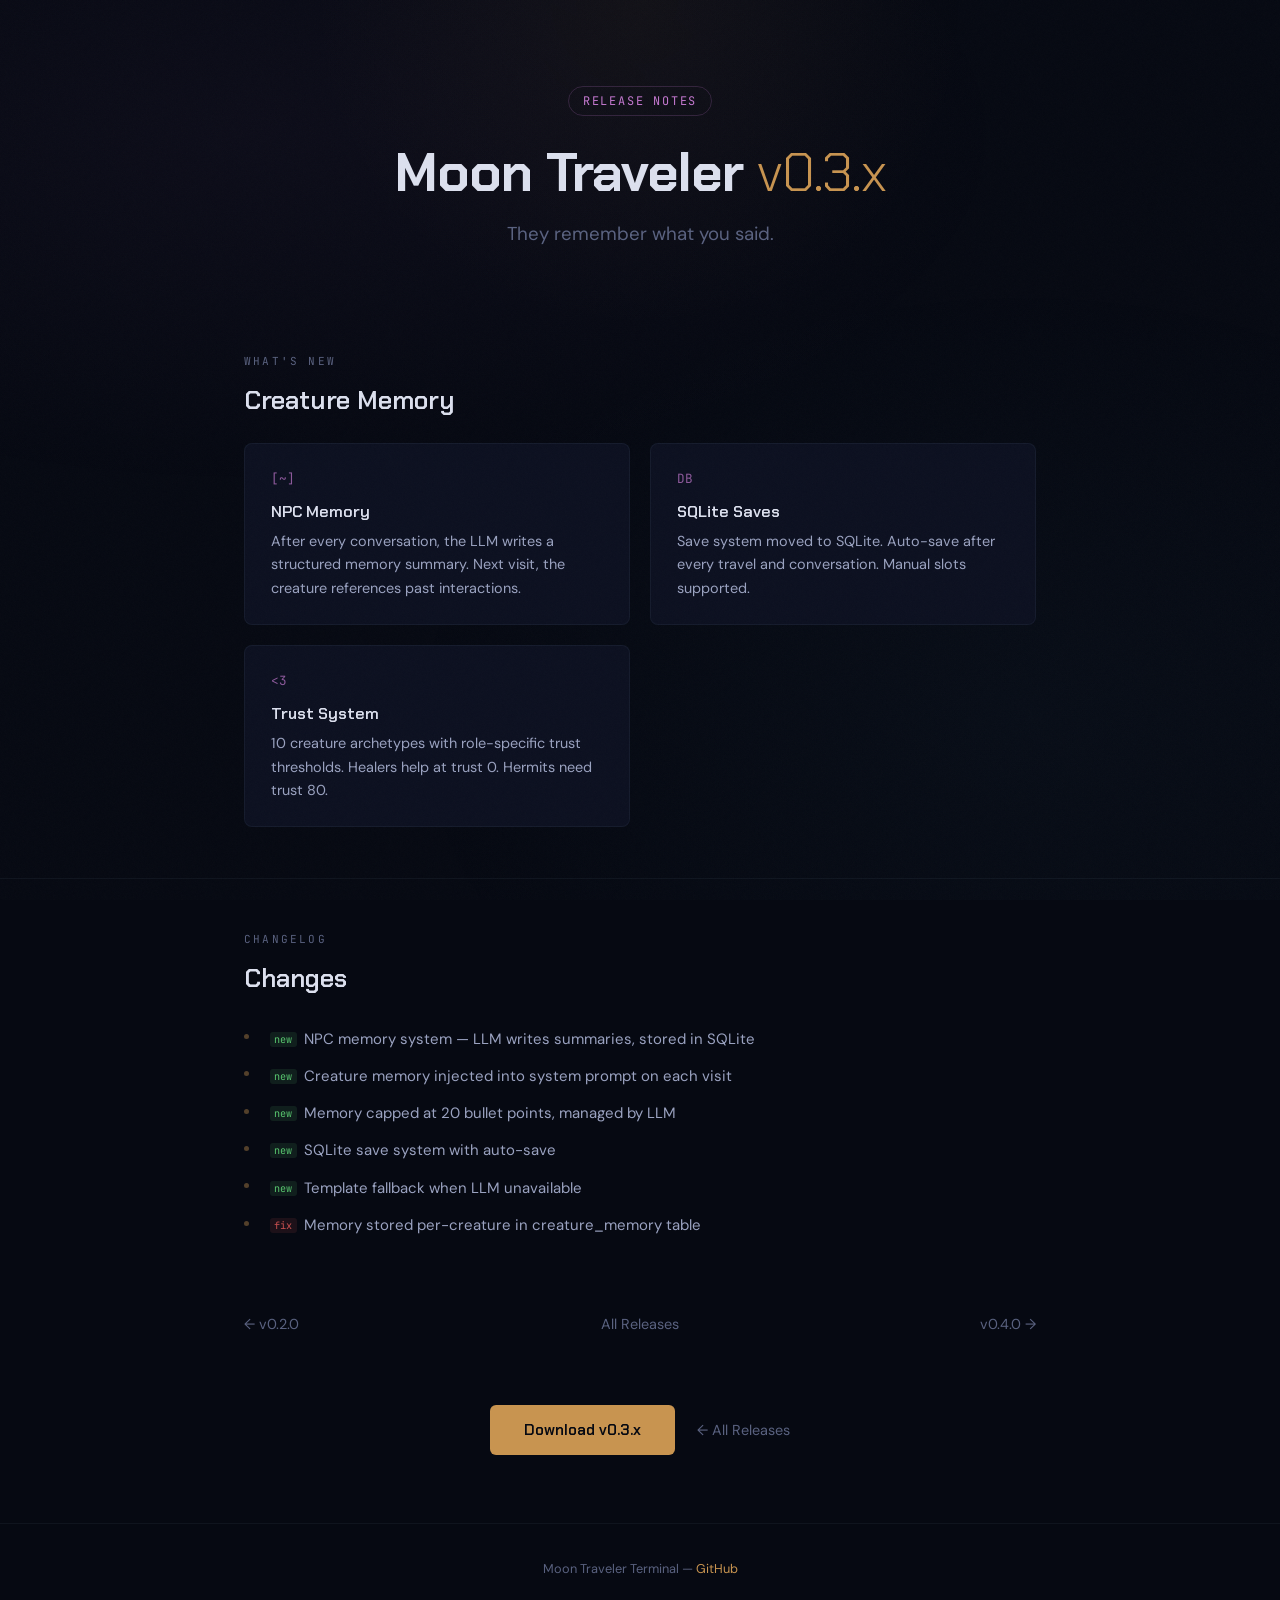
<file: docs/v03x.html>
<!DOCTYPE html>
<html lang="en">
<head>
  <meta charset="UTF-8">
  <meta name="viewport" content="width=device-width, initial-scale=1.0">
  <title>v0.3.x — Moon Traveler Terminal</title>
  <link rel="preconnect" href="https://fonts.googleapis.com">
  <link rel="preconnect" href="https://fonts.gstatic.com" crossorigin>
  <link href="https://fonts.googleapis.com/css2?family=Chakra+Petch:wght@300;400;600;700&family=DM+Sans:wght@400;500;600&family=JetBrains+Mono:wght@400;500&display=swap" rel="stylesheet">
  <link rel="stylesheet" href="release-style.css">
</head>
<body>
  <div class="atmosphere"></div>
  <div class="grain"></div>
  <header class="hero"><div class="wrap">
    <div class="hero-badge">Release Notes</div>
    <h1>Moon Traveler <span class="ver">v0.3.x</span></h1>
    <p class="subtitle">They remember what you said.</p>
  </div></header>

  <section class="reveal"><div class="wrap">
    <div class="section-label">What's New</div>
    <h2 class="section-title">Creature Memory</h2>
    <div class="features">
      <div class="feat">
        <div class="feat-icon">[~]</div>
        <h3>NPC Memory</h3>
        <p>After every conversation, the LLM writes a structured memory summary. Next visit, the creature references past interactions.</p>
      </div>
      <div class="feat">
        <div class="feat-icon">DB</div>
        <h3>SQLite Saves</h3>
        <p>Save system moved to SQLite. Auto-save after every travel and conversation. Manual slots supported.</p>
      </div>
      <div class="feat">
        <div class="feat-icon">&lt;3</div>
        <h3>Trust System</h3>
        <p>10 creature archetypes with role-specific trust thresholds. Healers help at trust 0. Hermits need trust 80.</p>
      </div>
    </div>
  </div></section>

  <section class="reveal"><div class="wrap">
    <div class="section-label">Changelog</div>
    <h2 class="section-title">Changes</h2>
    <ul class="changelog">
      <li><span class="tag tag-new">new</span> NPC memory system &mdash; LLM writes summaries, stored in SQLite</li>
      <li><span class="tag tag-new">new</span> Creature memory injected into system prompt on each visit</li>
      <li><span class="tag tag-new">new</span> Memory capped at 20 bullet points, managed by LLM</li>
      <li><span class="tag tag-new">new</span> SQLite save system with auto-save</li>
      <li><span class="tag tag-new">new</span> Template fallback when LLM unavailable</li>
      <li><span class="tag tag-fix">fix</span> Memory stored per-creature in creature_memory table</li>
    </ul>
  </div></section>

  <div class="wrap">
    <div class="release-nav">
      <a href="v020.html">&larr; v0.2.0</a>
      <a href="releases.html">All Releases</a>
      <a href="v040.html">v0.4.0 &rarr;</a>
    </div>
  </div>

  <div class="cta">
    <a href="https://github.com/elephantatech/moon_traveler/releases/tag/v0.3.0" class="cta-btn">Download v0.3.x</a>
    <a href="releases.html" class="cta-secondary">&larr; All Releases</a>
  </div>

  <footer><div class="wrap">Moon Traveler Terminal &mdash; <a href="https://github.com/elephantatech/moon_traveler">GitHub</a></div></footer>
  <script>
    const obs = new IntersectionObserver((entries) => {
      entries.forEach(e => { if (e.isIntersecting) { e.target.classList.add('visible'); obs.unobserve(e.target); } });
    }, { threshold: 0.1 });
    document.querySelectorAll('.reveal').forEach(el => obs.observe(el));
  </script>
</body>
</html>
</file>
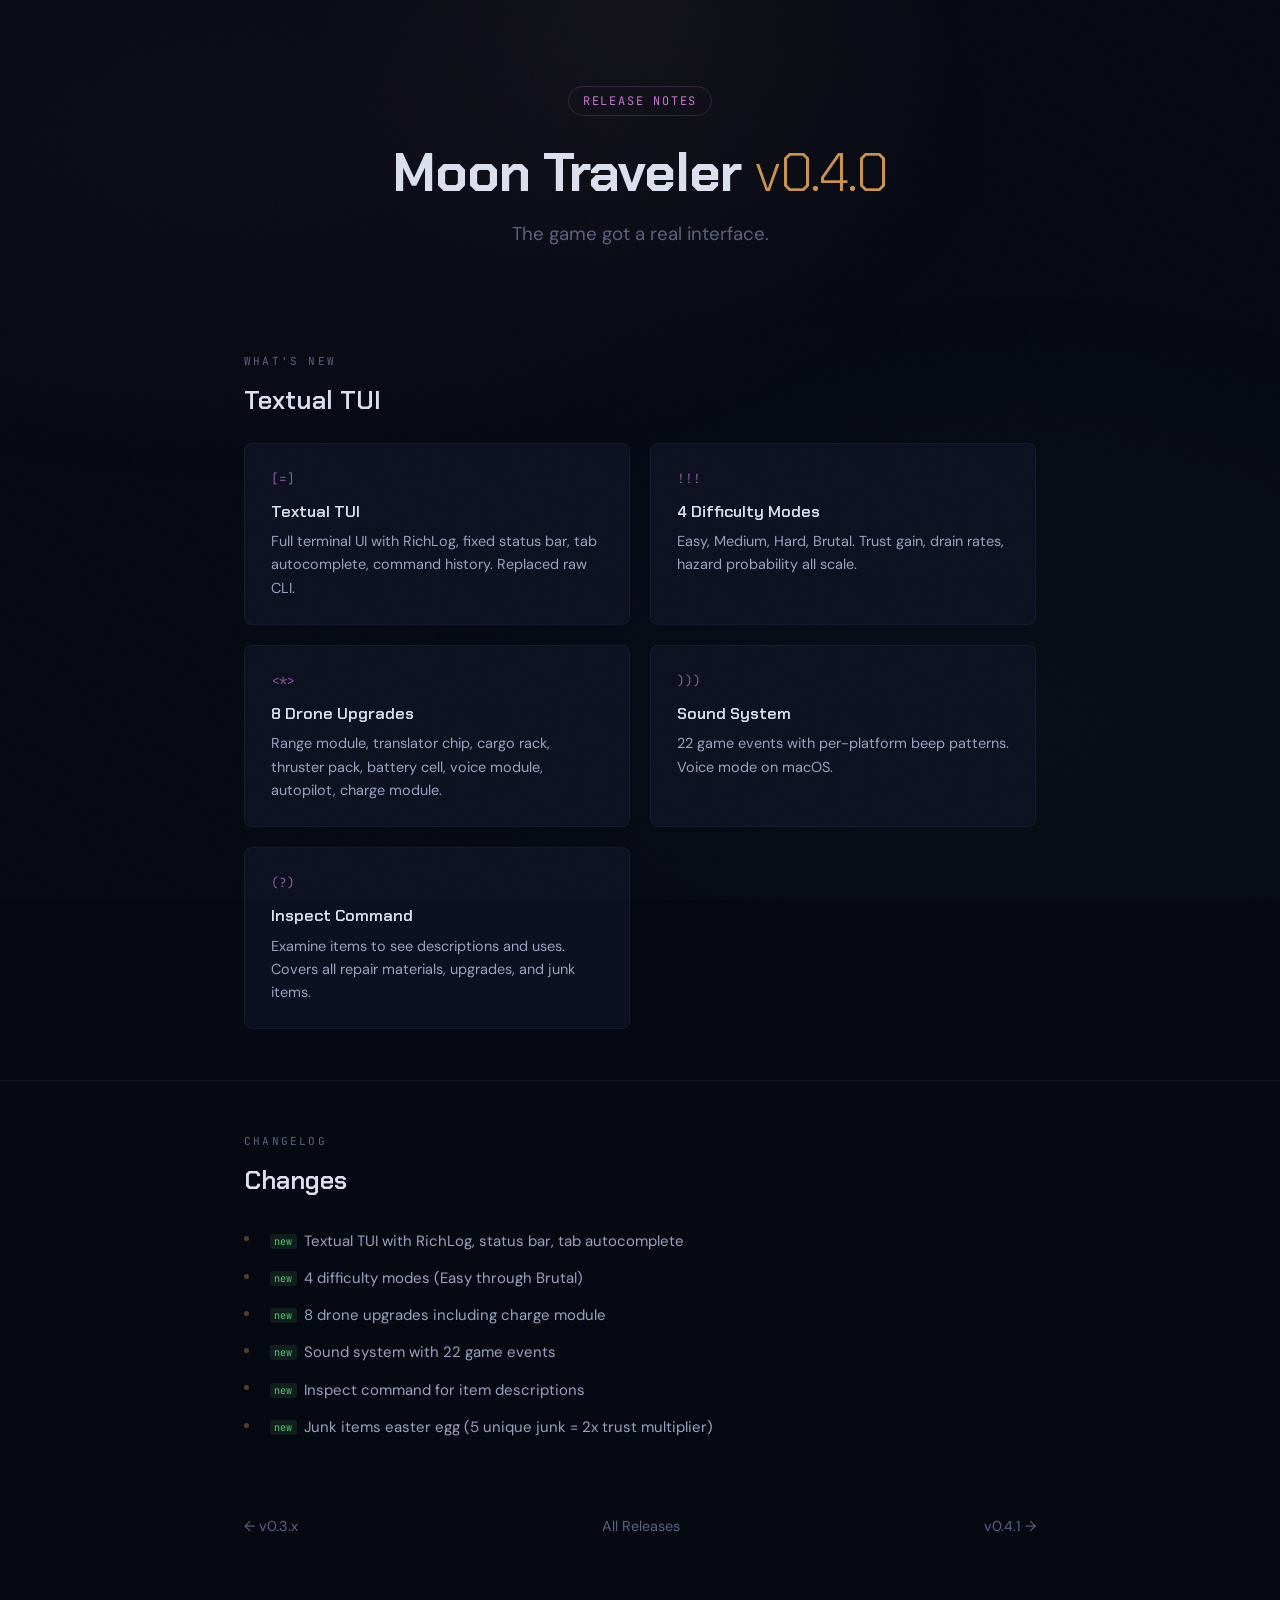
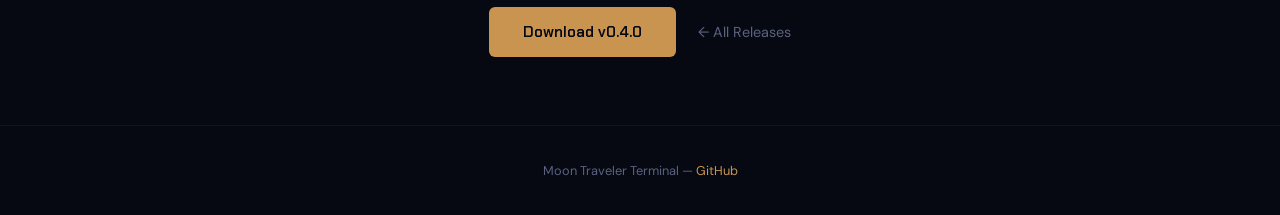
<file: docs/v040.html>
<!DOCTYPE html>
<html lang="en">
<head>
  <meta charset="UTF-8">
  <meta name="viewport" content="width=device-width, initial-scale=1.0">
  <title>v0.4.0 — Moon Traveler Terminal</title>
  <link rel="preconnect" href="https://fonts.googleapis.com">
  <link rel="preconnect" href="https://fonts.gstatic.com" crossorigin>
  <link href="https://fonts.googleapis.com/css2?family=Chakra+Petch:wght@300;400;600;700&family=DM+Sans:wght@400;500;600&family=JetBrains+Mono:wght@400;500&display=swap" rel="stylesheet">
  <link rel="stylesheet" href="release-style.css">
</head>
<body>
  <div class="atmosphere"></div>
  <div class="grain"></div>
  <header class="hero"><div class="wrap">
    <div class="hero-badge">Release Notes</div>
    <h1>Moon Traveler <span class="ver">v0.4.0</span></h1>
    <p class="subtitle">The game got a real interface.</p>
  </div></header>

  <section class="reveal"><div class="wrap">
    <div class="section-label">What's New</div>
    <h2 class="section-title">Textual TUI</h2>
    <div class="features">
      <div class="feat">
        <div class="feat-icon">[=]</div>
        <h3>Textual TUI</h3>
        <p>Full terminal UI with RichLog, fixed status bar, tab autocomplete, command history. Replaced raw CLI.</p>
      </div>
      <div class="feat">
        <div class="feat-icon">!!!</div>
        <h3>4 Difficulty Modes</h3>
        <p>Easy, Medium, Hard, Brutal. Trust gain, drain rates, hazard probability all scale.</p>
      </div>
      <div class="feat">
        <div class="feat-icon">&lt;*&gt;</div>
        <h3>8 Drone Upgrades</h3>
        <p>Range module, translator chip, cargo rack, thruster pack, battery cell, voice module, autopilot, charge module.</p>
      </div>
      <div class="feat">
        <div class="feat-icon">)))</div>
        <h3>Sound System</h3>
        <p>22 game events with per-platform beep patterns. Voice mode on macOS.</p>
      </div>
      <div class="feat">
        <div class="feat-icon">(?)</div>
        <h3>Inspect Command</h3>
        <p>Examine items to see descriptions and uses. Covers all repair materials, upgrades, and junk items.</p>
      </div>
    </div>
  </div></section>

  <section class="reveal"><div class="wrap">
    <div class="section-label">Changelog</div>
    <h2 class="section-title">Changes</h2>
    <ul class="changelog">
      <li><span class="tag tag-new">new</span> Textual TUI with RichLog, status bar, tab autocomplete</li>
      <li><span class="tag tag-new">new</span> 4 difficulty modes (Easy through Brutal)</li>
      <li><span class="tag tag-new">new</span> 8 drone upgrades including charge module</li>
      <li><span class="tag tag-new">new</span> Sound system with 22 game events</li>
      <li><span class="tag tag-new">new</span> Inspect command for item descriptions</li>
      <li><span class="tag tag-new">new</span> Junk items easter egg (5 unique junk = 2x trust multiplier)</li>
    </ul>
  </div></section>

  <div class="wrap">
    <div class="release-nav">
      <a href="v03x.html">&larr; v0.3.x</a>
      <a href="releases.html">All Releases</a>
      <a href="v041.html">v0.4.1 &rarr;</a>
    </div>
  </div>

  <div class="cta">
    <a href="https://github.com/elephantatech/moon_traveler/releases/tag/v0.4.0" class="cta-btn">Download v0.4.0</a>
    <a href="releases.html" class="cta-secondary">&larr; All Releases</a>
  </div>

  <footer><div class="wrap">Moon Traveler Terminal &mdash; <a href="https://github.com/elephantatech/moon_traveler">GitHub</a></div></footer>
  <script>
    const obs = new IntersectionObserver((entries) => {
      entries.forEach(e => { if (e.isIntersecting) { e.target.classList.add('visible'); obs.unobserve(e.target); } });
    }, { threshold: 0.1 });
    document.querySelectorAll('.reveal').forEach(el => obs.observe(el));
  </script>
</body>
</html>
</file>
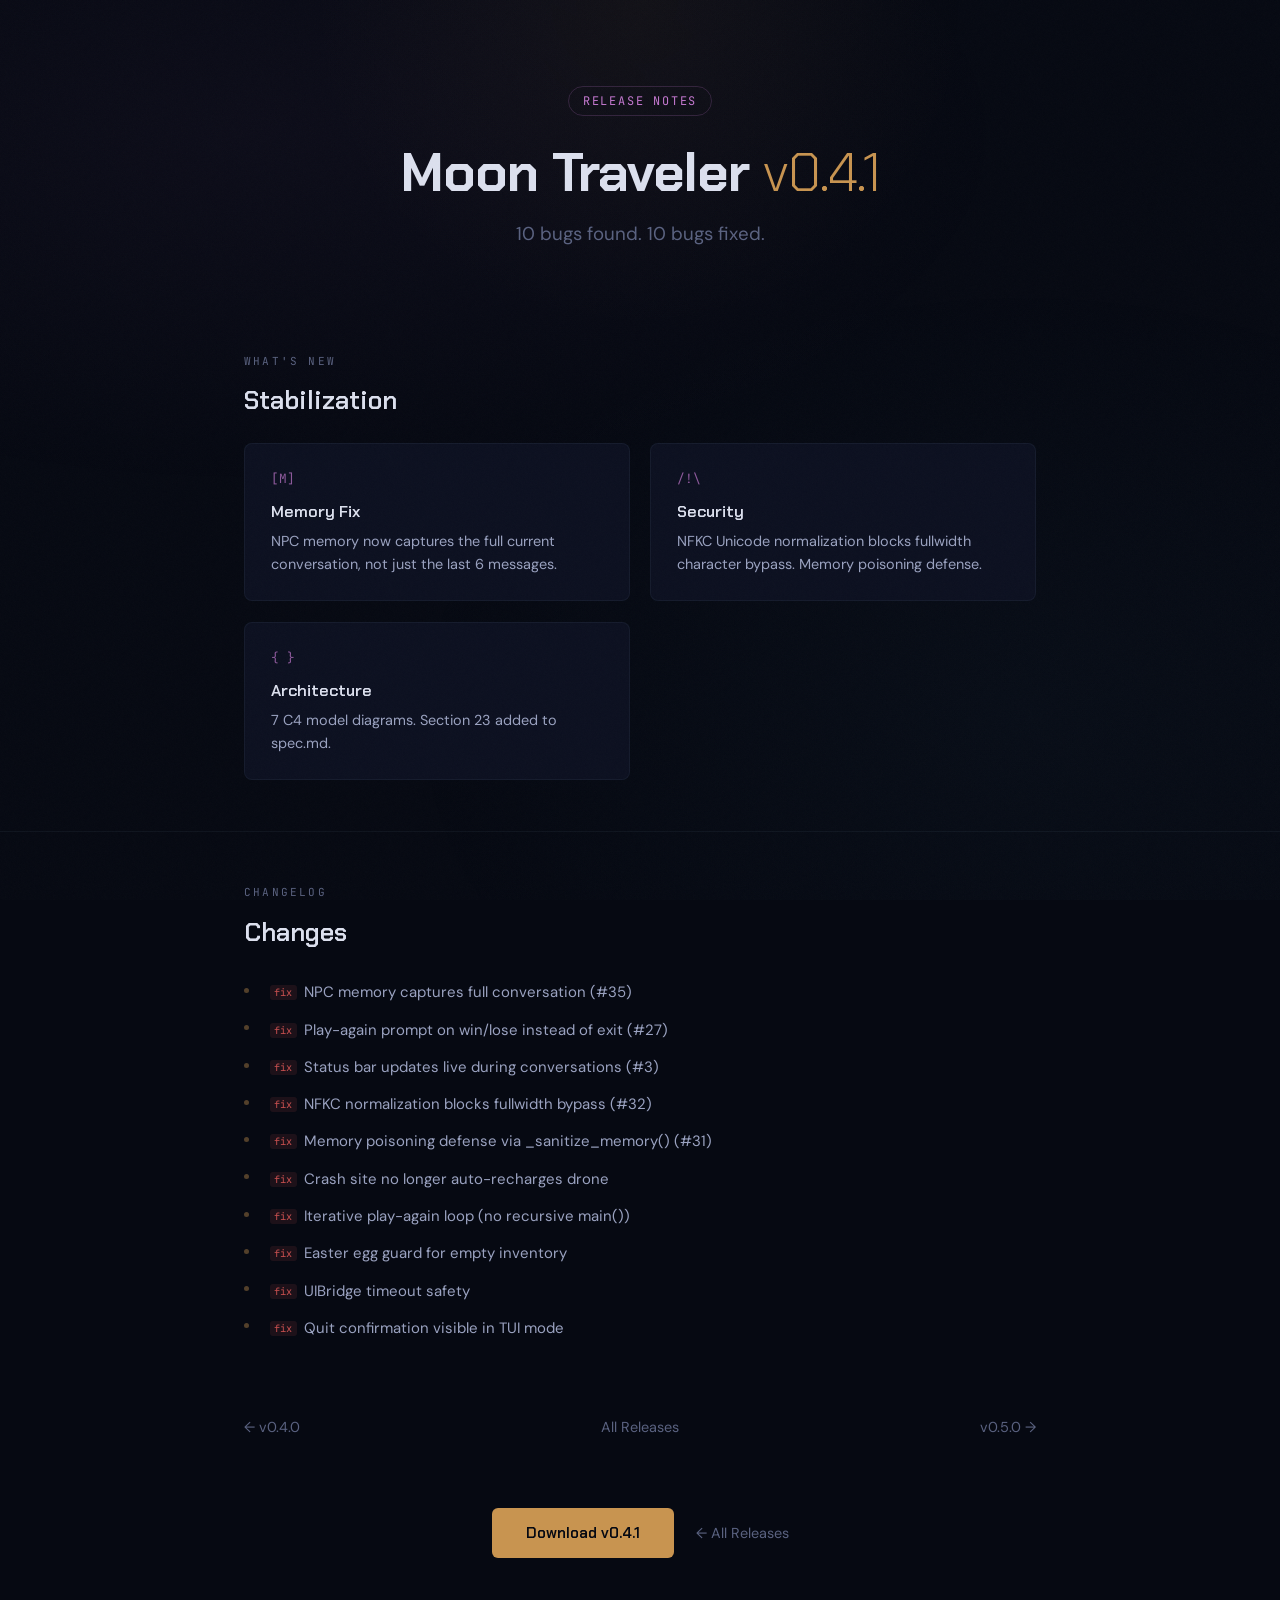
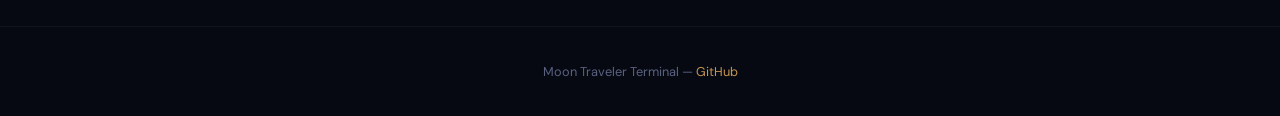
<file: docs/v041.html>
<!DOCTYPE html>
<html lang="en">
<head>
  <meta charset="UTF-8">
  <meta name="viewport" content="width=device-width, initial-scale=1.0">
  <title>v0.4.1 — Moon Traveler Terminal</title>
  <link rel="preconnect" href="https://fonts.googleapis.com">
  <link rel="preconnect" href="https://fonts.gstatic.com" crossorigin>
  <link href="https://fonts.googleapis.com/css2?family=Chakra+Petch:wght@300;400;600;700&family=DM+Sans:wght@400;500;600&family=JetBrains+Mono:wght@400;500&display=swap" rel="stylesheet">
  <link rel="stylesheet" href="release-style.css">
</head>
<body>
  <div class="atmosphere"></div>
  <div class="grain"></div>
  <header class="hero"><div class="wrap">
    <div class="hero-badge">Release Notes</div>
    <h1>Moon Traveler <span class="ver">v0.4.1</span></h1>
    <p class="subtitle">10 bugs found. 10 bugs fixed.</p>
  </div></header>

  <section class="reveal"><div class="wrap">
    <div class="section-label">What's New</div>
    <h2 class="section-title">Stabilization</h2>
    <div class="features">
      <div class="feat">
        <div class="feat-icon">[M]</div>
        <h3>Memory Fix</h3>
        <p>NPC memory now captures the full current conversation, not just the last 6 messages.</p>
      </div>
      <div class="feat">
        <div class="feat-icon">/!\</div>
        <h3>Security</h3>
        <p>NFKC Unicode normalization blocks fullwidth character bypass. Memory poisoning defense.</p>
      </div>
      <div class="feat">
        <div class="feat-icon">{ }</div>
        <h3>Architecture</h3>
        <p>7 C4 model diagrams. Section 23 added to spec.md.</p>
      </div>
    </div>
  </div></section>

  <section class="reveal"><div class="wrap">
    <div class="section-label">Changelog</div>
    <h2 class="section-title">Changes</h2>
    <ul class="changelog">
      <li><span class="tag tag-fix">fix</span> NPC memory captures full conversation (#35)</li>
      <li><span class="tag tag-fix">fix</span> Play-again prompt on win/lose instead of exit (#27)</li>
      <li><span class="tag tag-fix">fix</span> Status bar updates live during conversations (#3)</li>
      <li><span class="tag tag-fix">fix</span> NFKC normalization blocks fullwidth bypass (#32)</li>
      <li><span class="tag tag-fix">fix</span> Memory poisoning defense via _sanitize_memory() (#31)</li>
      <li><span class="tag tag-fix">fix</span> Crash site no longer auto-recharges drone</li>
      <li><span class="tag tag-fix">fix</span> Iterative play-again loop (no recursive main())</li>
      <li><span class="tag tag-fix">fix</span> Easter egg guard for empty inventory</li>
      <li><span class="tag tag-fix">fix</span> UIBridge timeout safety</li>
      <li><span class="tag tag-fix">fix</span> Quit confirmation visible in TUI mode</li>
    </ul>
  </div></section>

  <div class="wrap">
    <div class="release-nav">
      <a href="v040.html">&larr; v0.4.0</a>
      <a href="releases.html">All Releases</a>
      <a href="v050.html">v0.5.0 &rarr;</a>
    </div>
  </div>

  <div class="cta">
    <a href="https://github.com/elephantatech/moon_traveler/releases/tag/v0.4.1" class="cta-btn">Download v0.4.1</a>
    <a href="releases.html" class="cta-secondary">&larr; All Releases</a>
  </div>

  <footer><div class="wrap">Moon Traveler Terminal &mdash; <a href="https://github.com/elephantatech/moon_traveler">GitHub</a></div></footer>
  <script>
    const obs = new IntersectionObserver((entries) => {
      entries.forEach(e => { if (e.isIntersecting) { e.target.classList.add('visible'); obs.unobserve(e.target); } });
    }, { threshold: 0.1 });
    document.querySelectorAll('.reveal').forEach(el => obs.observe(el));
  </script>
</body>
</html>
</file>
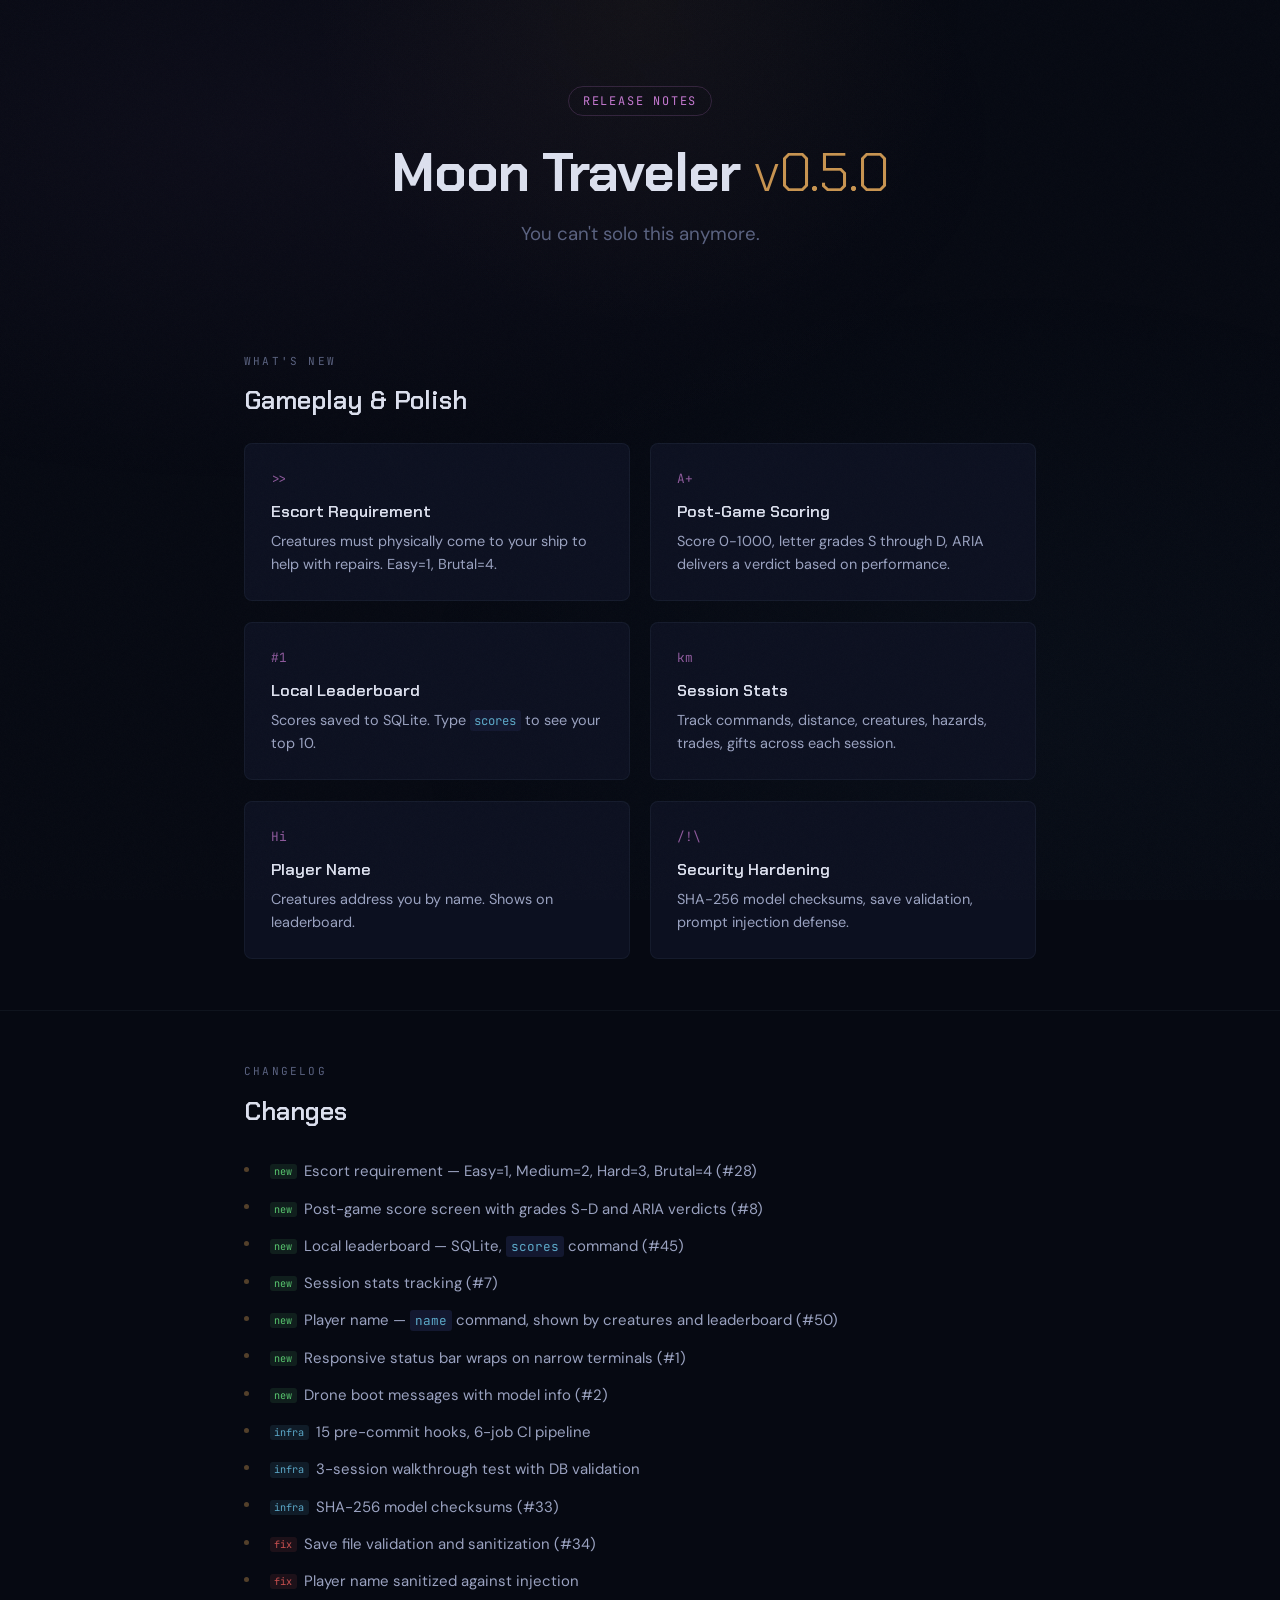
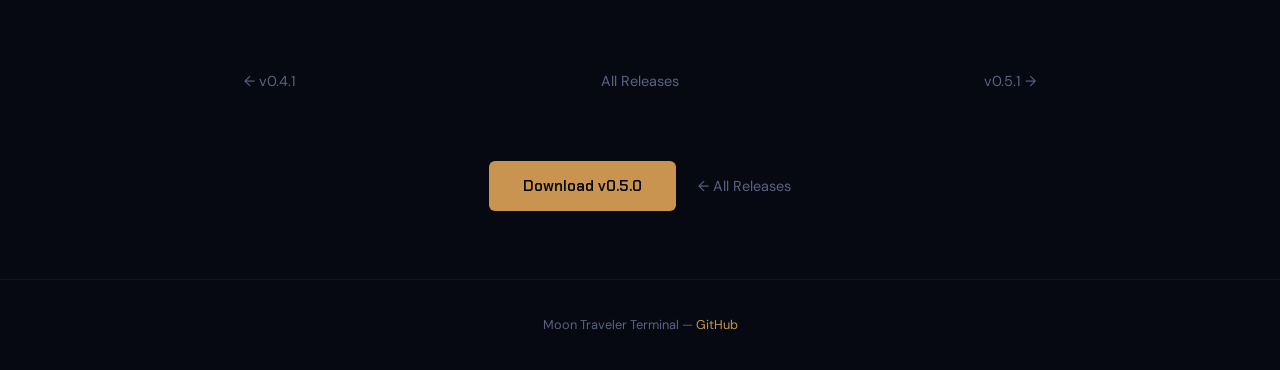
<file: docs/v050.html>
<!DOCTYPE html>
<html lang="en">
<head>
  <meta charset="UTF-8">
  <meta name="viewport" content="width=device-width, initial-scale=1.0">
  <title>v0.5.0 — Moon Traveler Terminal</title>
  <link rel="preconnect" href="https://fonts.googleapis.com">
  <link rel="preconnect" href="https://fonts.gstatic.com" crossorigin>
  <link href="https://fonts.googleapis.com/css2?family=Chakra+Petch:wght@300;400;600;700&family=DM+Sans:wght@400;500;600&family=JetBrains+Mono:wght@400;500&display=swap" rel="stylesheet">
  <link rel="stylesheet" href="release-style.css">
</head>
<body>
  <div class="atmosphere"></div>
  <div class="grain"></div>
  <header class="hero"><div class="wrap">
    <div class="hero-badge">Release Notes</div>
    <h1>Moon Traveler <span class="ver">v0.5.0</span></h1>
    <p class="subtitle">You can't solo this anymore.</p>
  </div></header>

  <section class="reveal"><div class="wrap">
    <div class="section-label">What's New</div>
    <h2 class="section-title">Gameplay &amp; Polish</h2>
    <div class="features">
      <div class="feat">
        <div class="feat-icon">&gt;&gt;</div>
        <h3>Escort Requirement</h3>
        <p>Creatures must physically come to your ship to help with repairs. Easy=1, Brutal=4.</p>
      </div>
      <div class="feat">
        <div class="feat-icon">A+</div>
        <h3>Post-Game Scoring</h3>
        <p>Score 0-1000, letter grades S through D, ARIA delivers a verdict based on performance.</p>
      </div>
      <div class="feat">
        <div class="feat-icon">#1</div>
        <h3>Local Leaderboard</h3>
        <p>Scores saved to SQLite. Type <code>scores</code> to see your top 10.</p>
      </div>
      <div class="feat">
        <div class="feat-icon">km</div>
        <h3>Session Stats</h3>
        <p>Track commands, distance, creatures, hazards, trades, gifts across each session.</p>
      </div>
      <div class="feat">
        <div class="feat-icon">Hi</div>
        <h3>Player Name</h3>
        <p>Creatures address you by name. Shows on leaderboard.</p>
      </div>
      <div class="feat">
        <div class="feat-icon">/!\</div>
        <h3>Security Hardening</h3>
        <p>SHA-256 model checksums, save validation, prompt injection defense.</p>
      </div>
    </div>
  </div></section>

  <section class="reveal"><div class="wrap">
    <div class="section-label">Changelog</div>
    <h2 class="section-title">Changes</h2>
    <ul class="changelog">
      <li><span class="tag tag-new">new</span> Escort requirement &mdash; Easy=1, Medium=2, Hard=3, Brutal=4 (#28)</li>
      <li><span class="tag tag-new">new</span> Post-game score screen with grades S-D and ARIA verdicts (#8)</li>
      <li><span class="tag tag-new">new</span> Local leaderboard &mdash; SQLite, <code>scores</code> command (#45)</li>
      <li><span class="tag tag-new">new</span> Session stats tracking (#7)</li>
      <li><span class="tag tag-new">new</span> Player name &mdash; <code>name</code> command, shown by creatures and leaderboard (#50)</li>
      <li><span class="tag tag-new">new</span> Responsive status bar wraps on narrow terminals (#1)</li>
      <li><span class="tag tag-new">new</span> Drone boot messages with model info (#2)</li>
      <li><span class="tag tag-infra">infra</span> 15 pre-commit hooks, 6-job CI pipeline</li>
      <li><span class="tag tag-infra">infra</span> 3-session walkthrough test with DB validation</li>
      <li><span class="tag tag-infra">infra</span> SHA-256 model checksums (#33)</li>
      <li><span class="tag tag-fix">fix</span> Save file validation and sanitization (#34)</li>
      <li><span class="tag tag-fix">fix</span> Player name sanitized against injection</li>
    </ul>
  </div></section>

  <div class="wrap">
    <div class="release-nav">
      <a href="v041.html">&larr; v0.4.1</a>
      <a href="releases.html">All Releases</a>
      <a href="v051.html">v0.5.1 &rarr;</a>
    </div>
  </div>

  <div class="cta">
    <a href="https://github.com/elephantatech/moon_traveler/releases/tag/v0.5.0" class="cta-btn">Download v0.5.0</a>
    <a href="releases.html" class="cta-secondary">&larr; All Releases</a>
  </div>

  <footer><div class="wrap">Moon Traveler Terminal &mdash; <a href="https://github.com/elephantatech/moon_traveler">GitHub</a></div></footer>
  <script>
    const obs = new IntersectionObserver((entries) => {
      entries.forEach(e => { if (e.isIntersecting) { e.target.classList.add('visible'); obs.unobserve(e.target); } });
    }, { threshold: 0.1 });
    document.querySelectorAll('.reveal').forEach(el => obs.observe(el));
  </script>
</body>
</html>
</file>
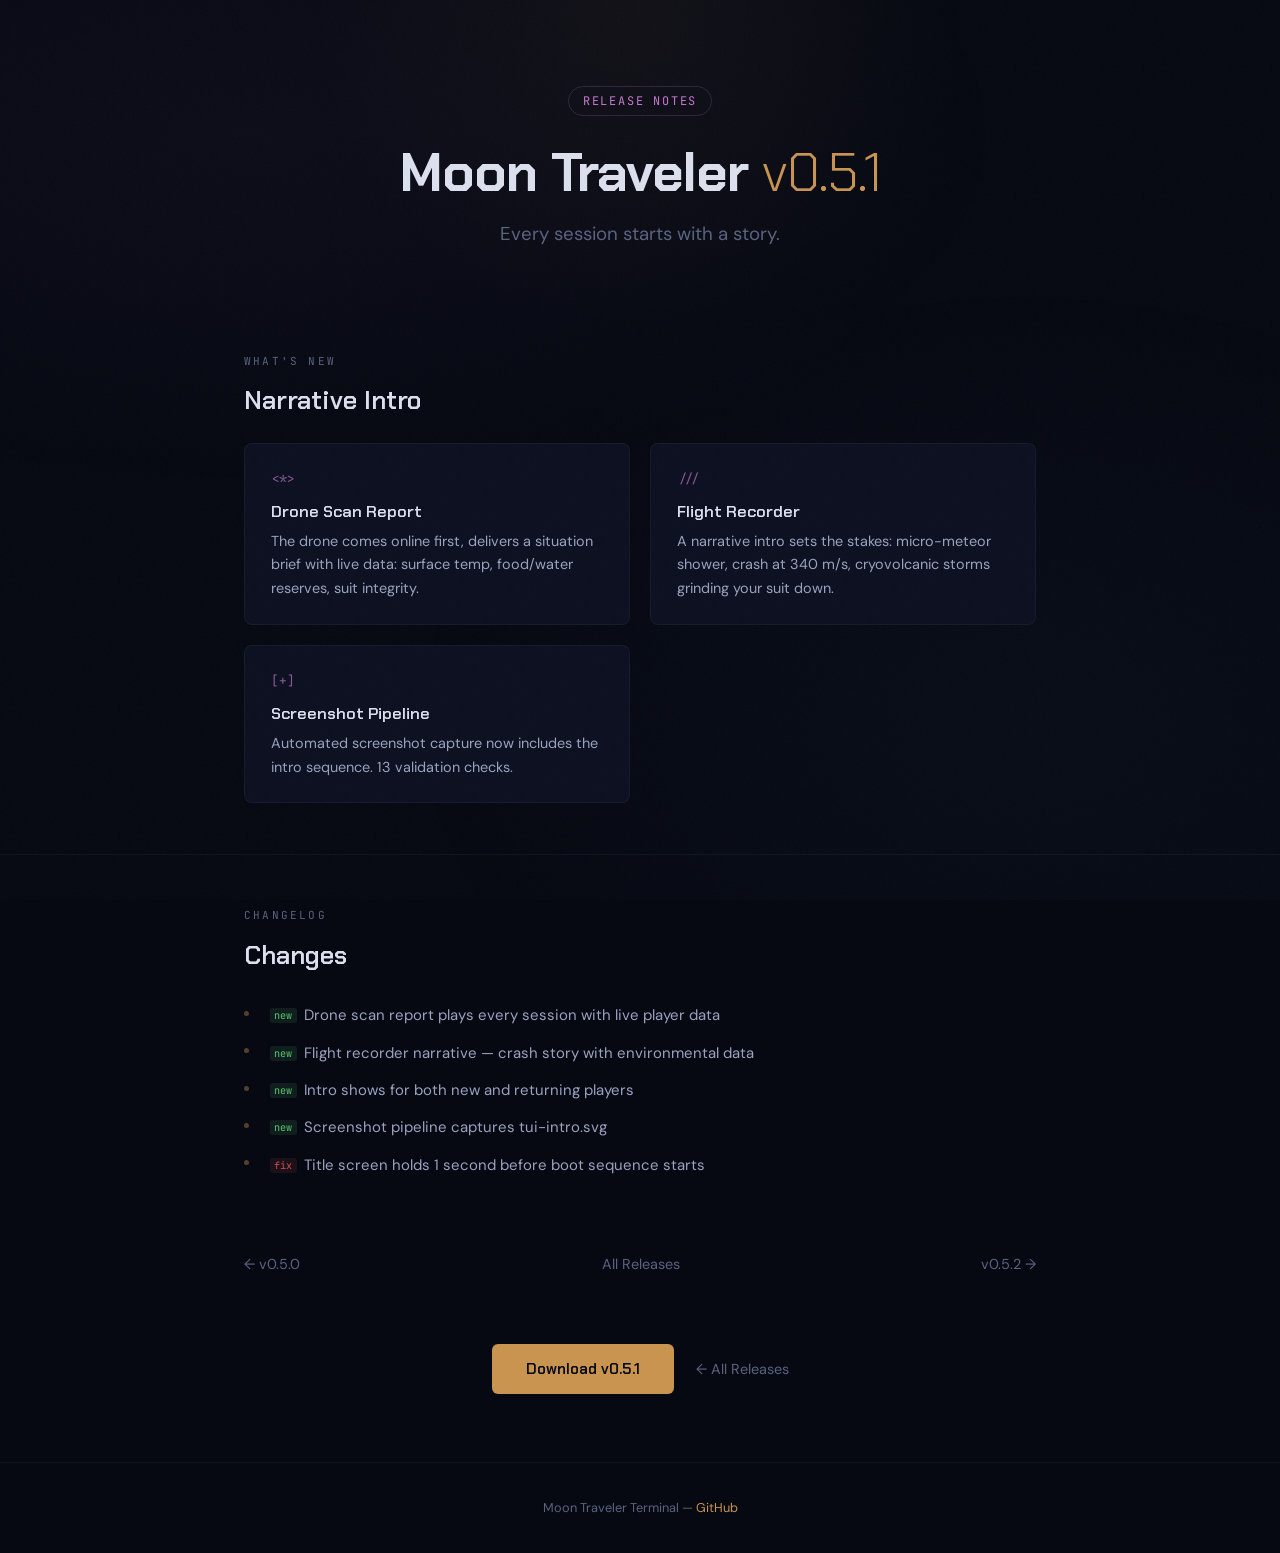
<file: docs/v051.html>
<!DOCTYPE html>
<html lang="en">
<head>
  <meta charset="UTF-8">
  <meta name="viewport" content="width=device-width, initial-scale=1.0">
  <title>v0.5.1 — Moon Traveler Terminal</title>
  <link rel="preconnect" href="https://fonts.googleapis.com">
  <link rel="preconnect" href="https://fonts.gstatic.com" crossorigin>
  <link href="https://fonts.googleapis.com/css2?family=Chakra+Petch:wght@300;400;600;700&family=DM+Sans:wght@400;500;600&family=JetBrains+Mono:wght@400;500&display=swap" rel="stylesheet">
  <link rel="stylesheet" href="release-style.css">
</head>
<body>
  <div class="atmosphere"></div>
  <div class="grain"></div>
  <header class="hero"><div class="wrap">
    <div class="hero-badge">Release Notes</div>
    <h1>Moon Traveler <span class="ver">v0.5.1</span></h1>
    <p class="subtitle">Every session starts with a story.</p>
  </div></header>

  <section class="reveal"><div class="wrap">
    <div class="section-label">What's New</div>
    <h2 class="section-title">Narrative Intro</h2>
    <div class="features">
      <div class="feat">
        <div class="feat-icon">&lt;*&gt;</div>
        <h3>Drone Scan Report</h3>
        <p>The drone comes online first, delivers a situation brief with live data: surface temp, food/water reserves, suit integrity.</p>
      </div>
      <div class="feat">
        <div class="feat-icon">///</div>
        <h3>Flight Recorder</h3>
        <p>A narrative intro sets the stakes: micro-meteor shower, crash at 340 m/s, cryovolcanic storms grinding your suit down.</p>
      </div>
      <div class="feat">
        <div class="feat-icon">[+]</div>
        <h3>Screenshot Pipeline</h3>
        <p>Automated screenshot capture now includes the intro sequence. 13 validation checks.</p>
      </div>
    </div>
  </div></section>

  <section class="reveal"><div class="wrap">
    <div class="section-label">Changelog</div>
    <h2 class="section-title">Changes</h2>
    <ul class="changelog">
      <li><span class="tag tag-new">new</span> Drone scan report plays every session with live player data</li>
      <li><span class="tag tag-new">new</span> Flight recorder narrative &mdash; crash story with environmental data</li>
      <li><span class="tag tag-new">new</span> Intro shows for both new and returning players</li>
      <li><span class="tag tag-new">new</span> Screenshot pipeline captures tui-intro.svg</li>
      <li><span class="tag tag-fix">fix</span> Title screen holds 1 second before boot sequence starts</li>
    </ul>
  </div></section>

  <div class="wrap">
    <div class="release-nav">
      <a href="v050.html">&larr; v0.5.0</a>
      <a href="releases.html">All Releases</a>
      <a href="v052.html">v0.5.2 &rarr;</a>
    </div>
  </div>

  <div class="cta">
    <a href="https://github.com/elephantatech/moon_traveler/releases/tag/v0.5.1" class="cta-btn">Download v0.5.1</a>
    <a href="releases.html" class="cta-secondary">&larr; All Releases</a>
  </div>

  <footer><div class="wrap">Moon Traveler Terminal &mdash; <a href="https://github.com/elephantatech/moon_traveler">GitHub</a></div></footer>
  <script>
    const obs = new IntersectionObserver((entries) => {
      entries.forEach(e => { if (e.isIntersecting) { e.target.classList.add('visible'); obs.unobserve(e.target); } });
    }, { threshold: 0.1 });
    document.querySelectorAll('.reveal').forEach(el => obs.observe(el));
  </script>
</body>
</html>
</file>
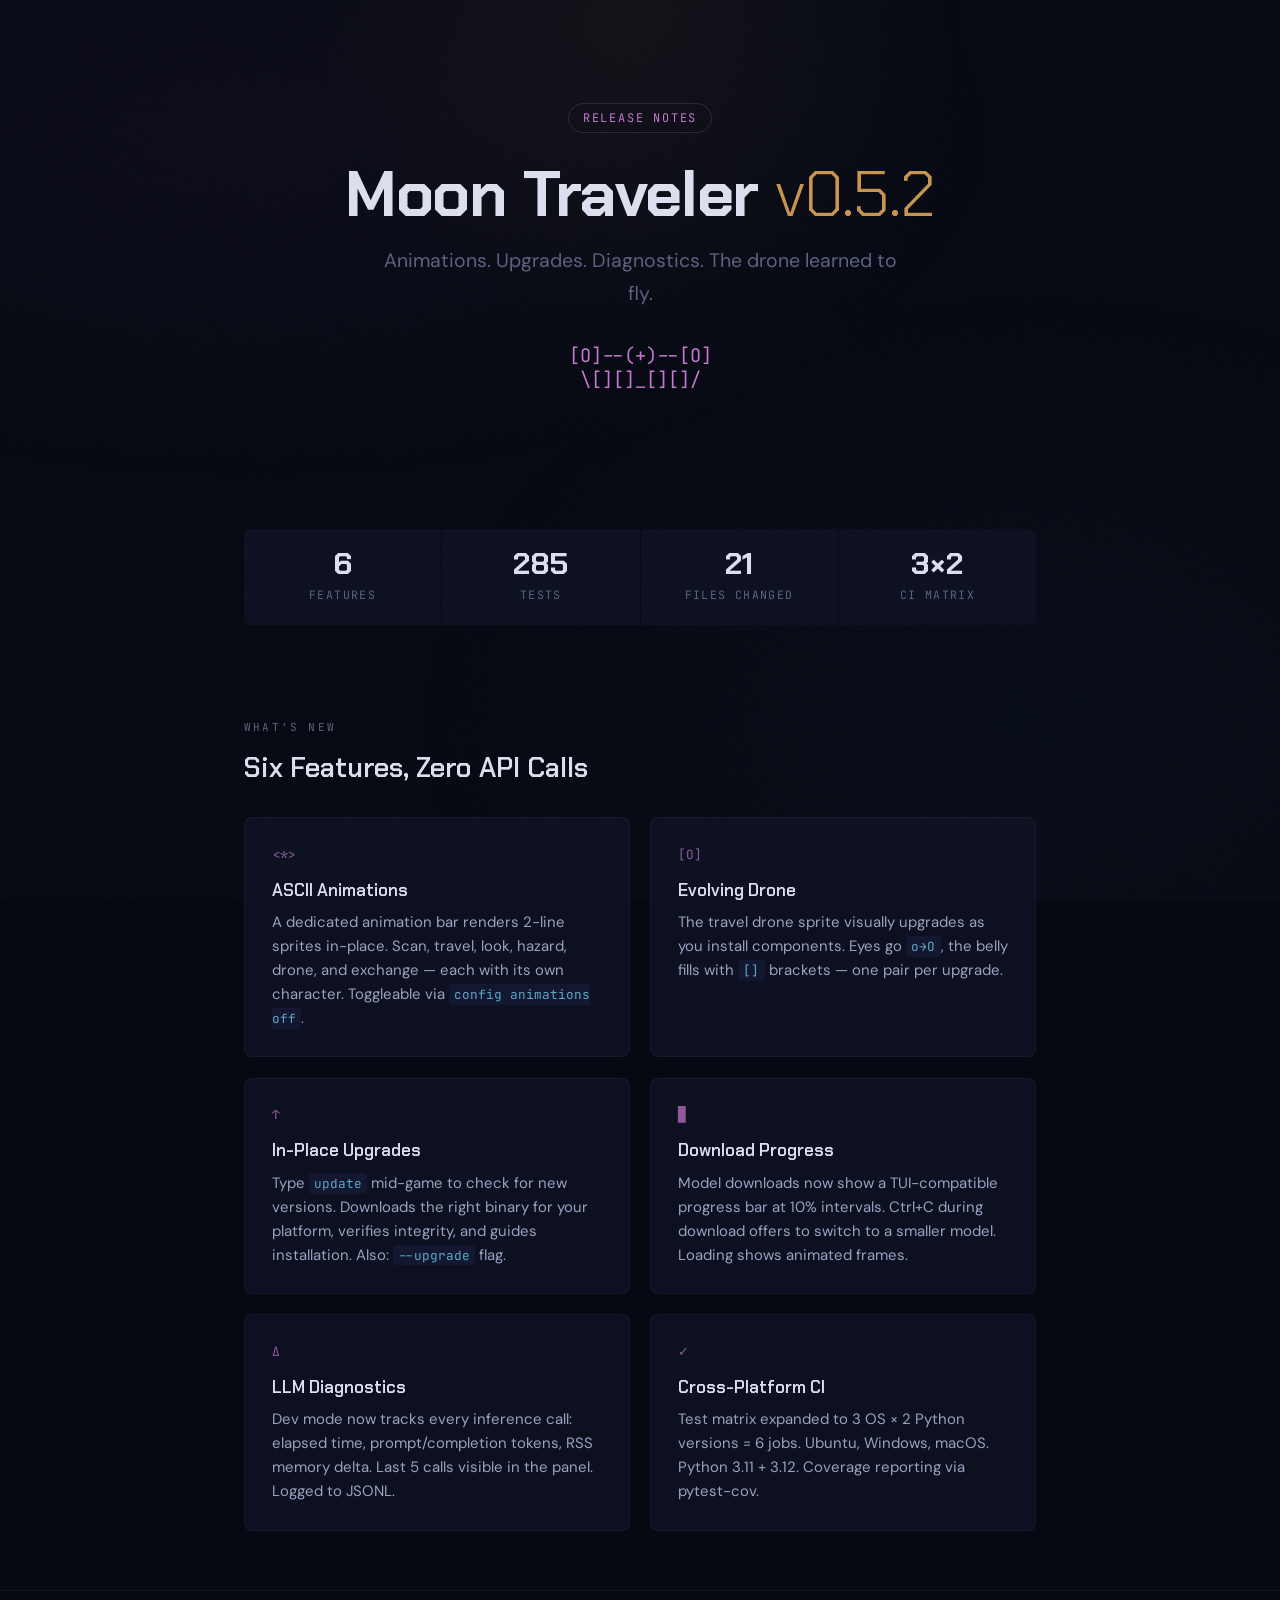
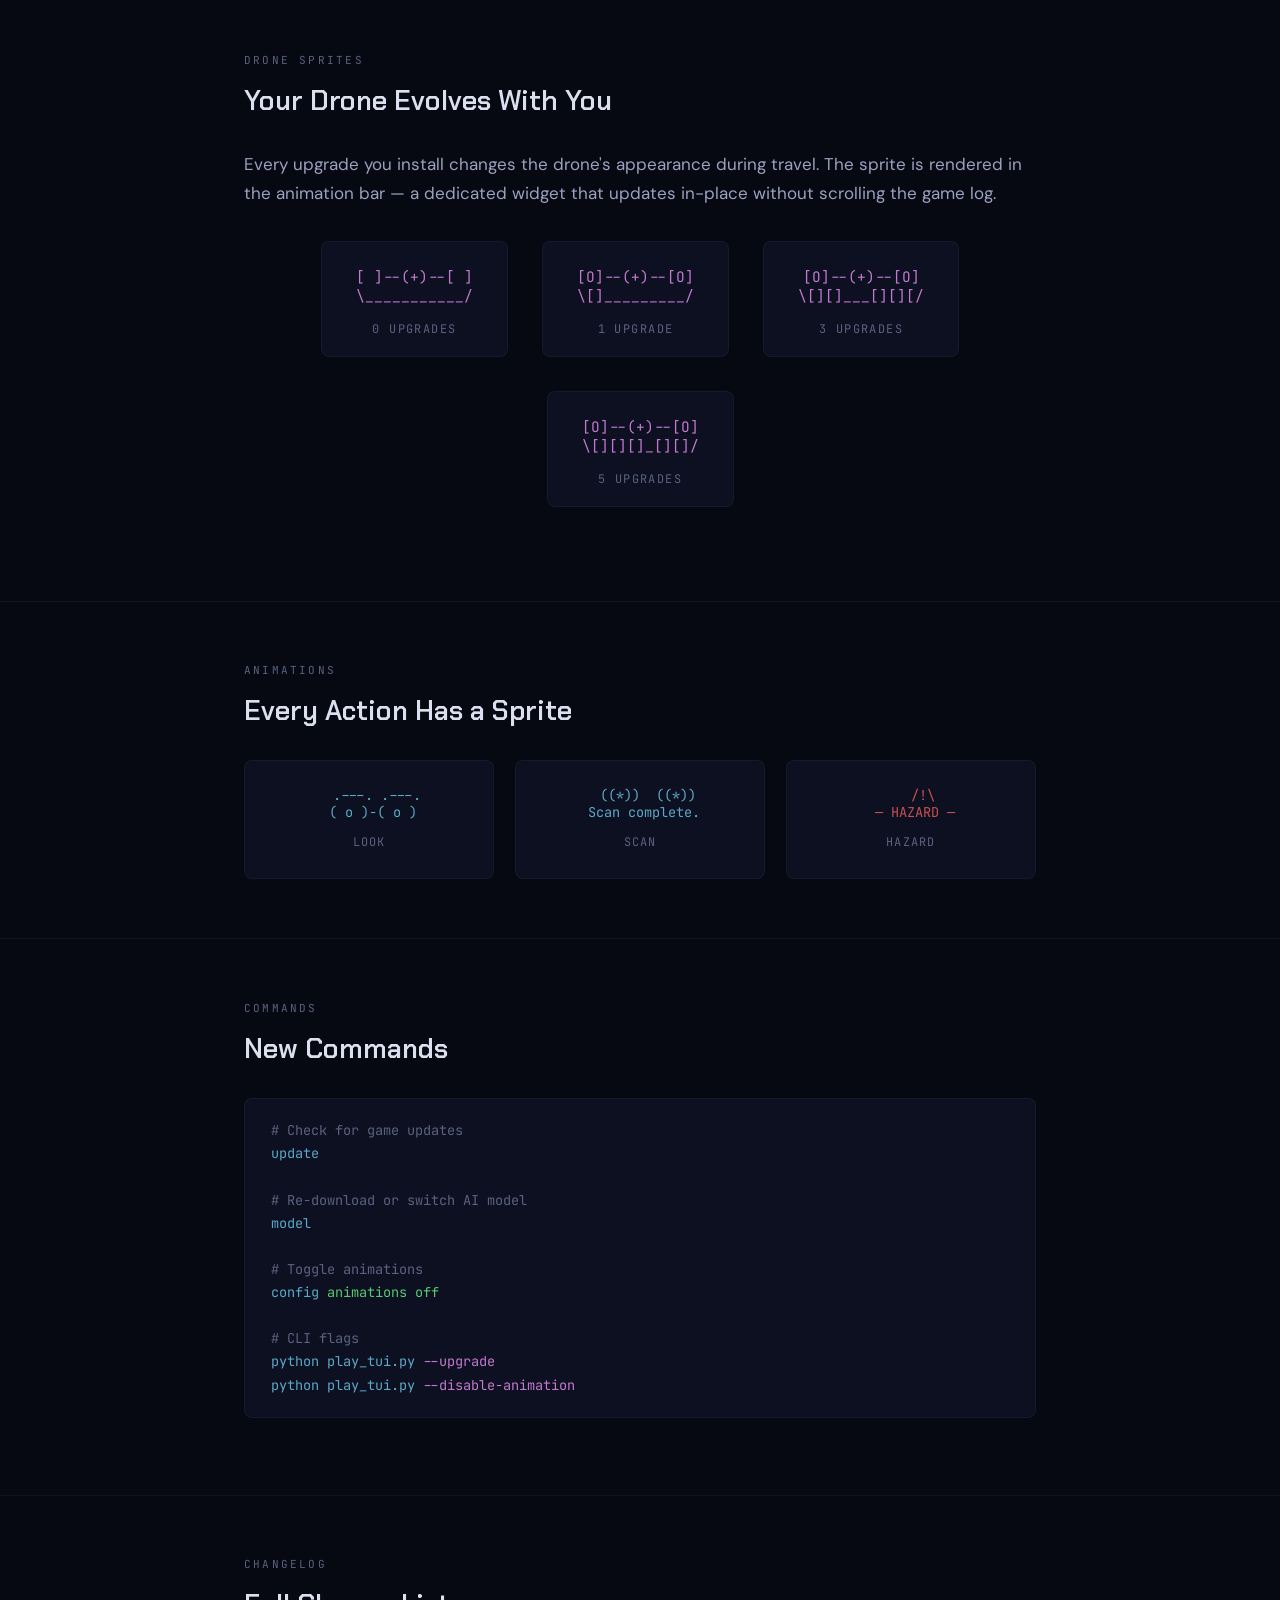
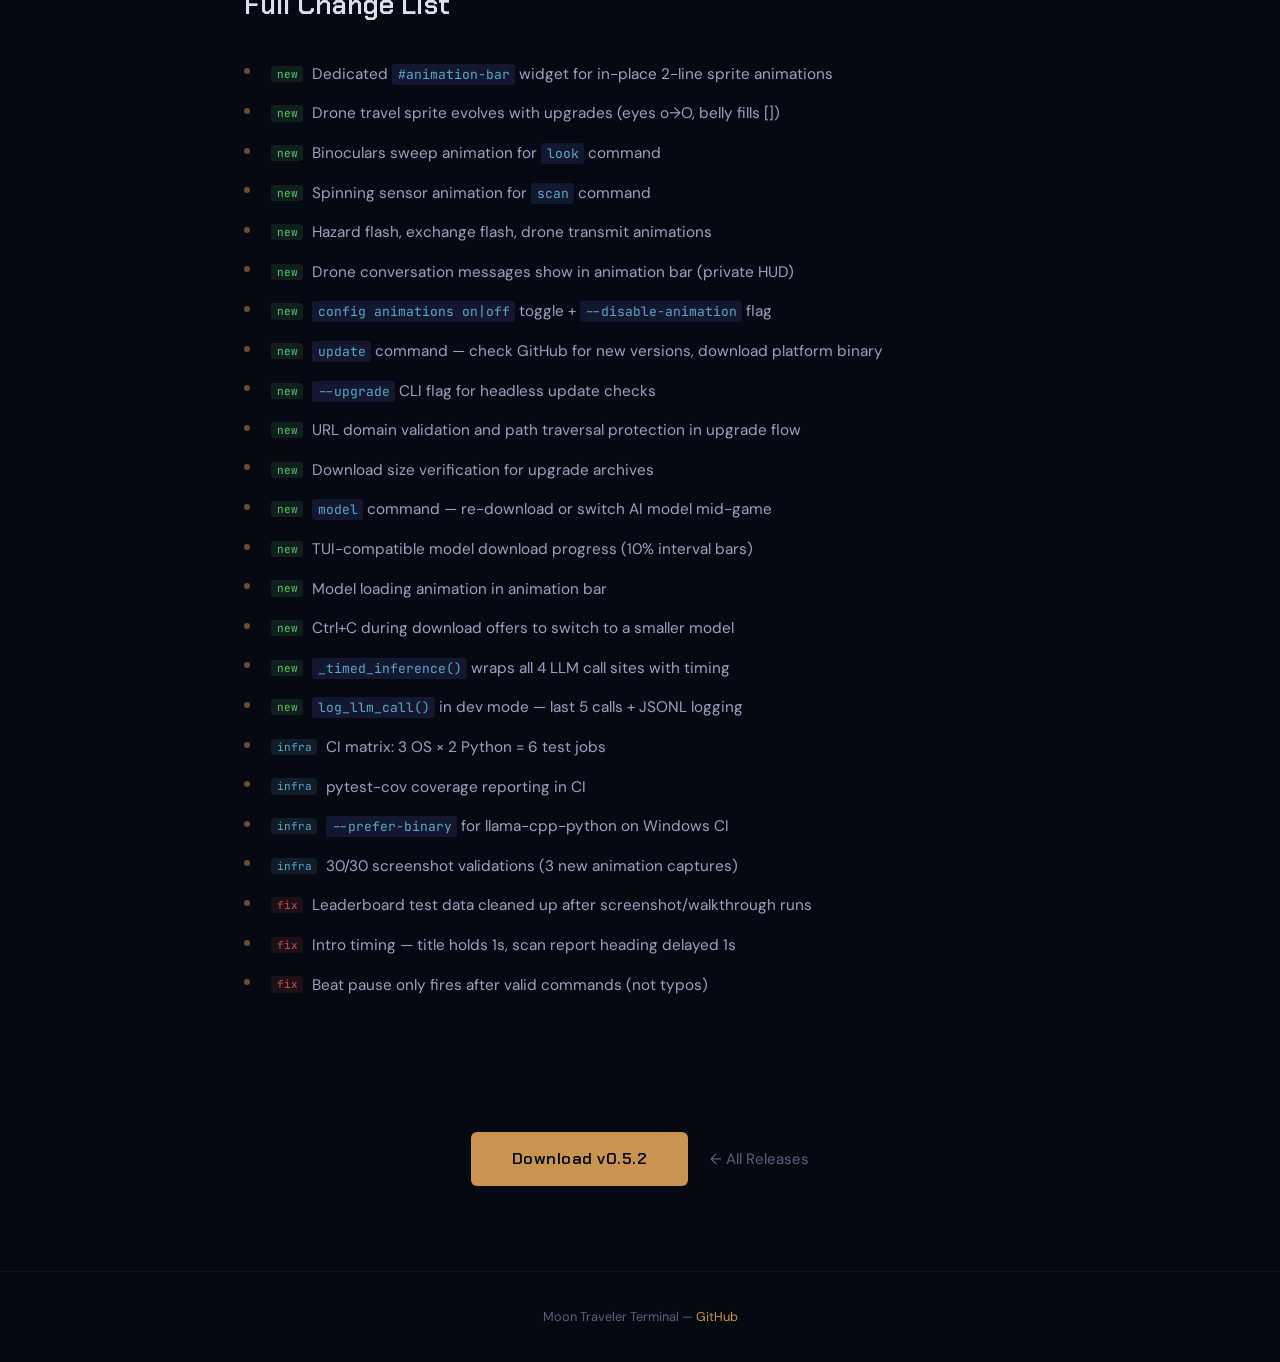
<file: docs/v052.html>
<!DOCTYPE html>
<html lang="en">
<head>
  <meta charset="UTF-8">
  <meta name="viewport" content="width=device-width, initial-scale=1.0">
  <title>v0.5.2 Release &mdash; Moon Traveler Terminal</title>
  <meta name="description" content="Moon Traveler v0.5.2: ASCII animations, in-place upgrades, download UX, LLM diagnostics, cross-platform CI.">
  <meta property="og:title" content="Moon Traveler v0.5.2 Release">
  <meta property="og:description" content="Drone sprites that evolve with upgrades. In-place game updates. Model download progress. LLM performance tracking.">
  <meta property="og:image" content="assets/og-image.svg">
  <link rel="preconnect" href="https://fonts.googleapis.com">
  <link rel="preconnect" href="https://fonts.gstatic.com" crossorigin>
  <link href="https://fonts.googleapis.com/css2?family=Chakra+Petch:wght@300;400;600;700&family=DM+Sans:ital,wght@0,400;0,500;0,600;1,400&family=JetBrains+Mono:wght@400;500&display=swap" rel="stylesheet">
  <style>
    :root {
      --void: #060912;
      --deep: #0c1020;
      --surface: #131830;
      --surface-border: rgba(140, 164, 190, 0.07);
      --text: #9aa2c0;
      --text-bright: #dce0ee;
      --text-muted: #5a6280;
      --amber: #c89450;
      --amber-glow: rgba(200, 148, 80, 0.12);
      --magenta: #c478d0;
      --magenta-glow: rgba(196, 120, 208, 0.10);
      --cyan: #5ca8c8;
      --cyan-glow: rgba(92, 168, 200, 0.08);
      --green: #5ac870;
      --red: #c85050;
      --font-display: 'Chakra Petch', sans-serif;
      --font-body: 'DM Sans', sans-serif;
      --font-mono: 'JetBrains Mono', monospace;
    }

    * { margin: 0; padding: 0; box-sizing: border-box; }
    html { font-size: 17px; scroll-behavior: smooth; }

    body {
      font-family: var(--font-body);
      background: var(--void);
      color: var(--text);
      line-height: 1.7;
      overflow-x: hidden;
    }

    /* Atmosphere */
    .atmosphere {
      position: fixed; inset: 0; z-index: -1;
      background:
        radial-gradient(ellipse 60% 40% at 20% 15%, rgba(196, 120, 208, 0.04) 0%, transparent 100%),
        radial-gradient(ellipse 50% 50% at 80% 80%, rgba(92, 168, 200, 0.03) 0%, transparent 100%),
        radial-gradient(circle at 50% 0%, rgba(200, 148, 80, 0.05) 0%, transparent 30%);
    }

    /* Grain overlay */
    .grain {
      position: fixed; inset: 0; z-index: 9999; pointer-events: none;
      opacity: 0.025;
      background-image: url("data:image/svg+xml,%3Csvg viewBox='0 0 256 256' xmlns='http://www.w3.org/2000/svg'%3E%3Cfilter id='n'%3E%3CfeTurbulence type='fractalNoise' baseFrequency='0.9' numOctaves='4' stitchTiles='stitch'/%3E%3C/filter%3E%3Crect width='100%25' height='100%25' filter='url(%23n)'/%3E%3C/svg%3E");
      background-size: 128px;
    }

    a { color: var(--amber); text-decoration: none; }
    a:hover { text-decoration: underline; }
    code { font-family: var(--font-mono); font-size: 0.85em; background: var(--surface); padding: 0.15em 0.4em; border-radius: 3px; color: var(--cyan); }

    .wrap { max-width: 860px; margin: 0 auto; padding: 0 2rem; }

    /* --- HERO --- */
    .hero {
      padding: 6rem 0 4rem;
      text-align: center;
      position: relative;
    }
    .hero-badge {
      display: inline-block;
      font-family: var(--font-mono);
      font-size: 0.7rem;
      letter-spacing: 0.15em;
      text-transform: uppercase;
      color: var(--magenta);
      border: 1px solid rgba(196, 120, 208, 0.2);
      padding: 0.35em 1.2em;
      border-radius: 999px;
      margin-bottom: 1.5rem;
      animation: fadeDown 0.6s ease-out;
    }
    .hero h1 {
      font-family: var(--font-display);
      font-size: clamp(2.4rem, 6vw, 3.8rem);
      font-weight: 700;
      color: var(--text-bright);
      line-height: 1.1;
      letter-spacing: -0.02em;
      margin-bottom: 0.4rem;
      animation: fadeUp 0.7s ease-out;
    }
    .hero h1 .version {
      color: var(--amber);
      font-weight: 300;
    }
    .hero .subtitle {
      font-size: 1.15rem;
      color: var(--text-muted);
      max-width: 520px;
      margin: 0.8rem auto 2rem;
      animation: fadeUp 0.7s ease-out 0.15s both;
    }

    /* Drone ASCII in hero */
    .hero-drone {
      font-family: var(--font-mono);
      font-size: 1.1rem;
      color: var(--magenta);
      line-height: 1.3;
      margin: 2rem auto;
      animation: droneFloat 3s ease-in-out infinite, fadeUp 0.8s ease-out 0.3s both;
    }

    /* --- SECTIONS --- */
    section { padding: 3.5rem 0; }
    section + section { border-top: 1px solid var(--surface-border); }

    .section-label {
      font-family: var(--font-mono);
      font-size: 0.65rem;
      letter-spacing: 0.2em;
      text-transform: uppercase;
      color: var(--text-muted);
      margin-bottom: 0.5rem;
    }
    .section-title {
      font-family: var(--font-display);
      font-size: 1.6rem;
      font-weight: 600;
      color: var(--text-bright);
      margin-bottom: 1.5rem;
    }

    /* --- FEATURE CARDS --- */
    .features {
      display: grid;
      grid-template-columns: 1fr 1fr;
      gap: 1.2rem;
    }
    .feat {
      background: var(--deep);
      border: 1px solid var(--surface-border);
      border-radius: 8px;
      padding: 1.5rem 1.6rem;
      transition: border-color 0.3s, transform 0.3s;
    }
    .feat:hover {
      border-color: rgba(200, 148, 80, 0.15);
      transform: translateY(-2px);
    }
    .feat-icon {
      font-family: var(--font-mono);
      font-size: 0.75rem;
      color: var(--magenta);
      margin-bottom: 0.6rem;
      opacity: 0.7;
    }
    .feat h3 {
      font-family: var(--font-display);
      font-size: 1rem;
      font-weight: 600;
      color: var(--text-bright);
      margin-bottom: 0.4rem;
    }
    .feat p {
      font-size: 0.88rem;
      color: var(--text);
      line-height: 1.6;
    }
    .feat-full { grid-column: 1 / -1; }

    /* --- SPRITE SHOWCASE --- */
    .sprites {
      display: flex;
      flex-wrap: wrap;
      gap: 2rem;
      justify-content: center;
      margin: 2rem 0;
    }
    .sprite-card {
      text-align: center;
      background: var(--deep);
      border: 1px solid var(--surface-border);
      border-radius: 8px;
      padding: 1.5rem 2rem 1rem;
      min-width: 180px;
    }
    .sprite-card pre {
      font-family: var(--font-mono);
      font-size: 0.85rem;
      color: var(--magenta);
      line-height: 1.3;
      margin-bottom: 0.8rem;
      white-space: pre;
    }
    .sprite-card .label {
      font-size: 0.7rem;
      font-family: var(--font-mono);
      text-transform: uppercase;
      letter-spacing: 0.12em;
      color: var(--text-muted);
    }

    /* --- CODE BLOCK --- */
    .codeblock {
      background: var(--deep);
      border: 1px solid var(--surface-border);
      border-radius: 8px;
      padding: 1.2rem 1.5rem;
      font-family: var(--font-mono);
      font-size: 0.8rem;
      color: var(--text);
      line-height: 1.7;
      overflow-x: auto;
      margin: 1rem 0;
    }
    .codeblock .comment { color: var(--text-muted); }
    .codeblock .cmd { color: var(--cyan); }
    .codeblock .str { color: var(--green); }
    .codeblock .kw { color: var(--magenta); }

    /* --- STATS BAR --- */
    .stats-bar {
      display: flex;
      gap: 1px;
      margin: 2rem 0;
      border-radius: 6px;
      overflow: hidden;
    }
    .stat {
      flex: 1;
      background: var(--deep);
      padding: 1.2rem 1rem;
      text-align: center;
    }
    .stat-value {
      font-family: var(--font-display);
      font-size: 1.8rem;
      font-weight: 700;
      color: var(--text-bright);
      line-height: 1;
    }
    .stat-label {
      font-size: 0.68rem;
      font-family: var(--font-mono);
      text-transform: uppercase;
      letter-spacing: 0.12em;
      color: var(--text-muted);
      margin-top: 0.3rem;
    }

    /* --- CHANGELOG --- */
    .changelog { list-style: none; }
    .changelog li {
      position: relative;
      padding: 0.4rem 0 0.4rem 1.6rem;
      font-size: 0.9rem;
    }
    .changelog li::before {
      content: '';
      position: absolute;
      left: 0; top: 0.85rem;
      width: 6px; height: 6px;
      border-radius: 50%;
      background: var(--amber);
      opacity: 0.5;
    }
    .changelog .tag {
      font-family: var(--font-mono);
      font-size: 0.65rem;
      padding: 0.1em 0.5em;
      border-radius: 3px;
      margin-right: 0.3rem;
      vertical-align: 1px;
    }
    .tag-new { background: rgba(90, 200, 112, 0.12); color: var(--green); }
    .tag-fix { background: rgba(200, 80, 80, 0.12); color: var(--red); }
    .tag-infra { background: rgba(92, 168, 200, 0.12); color: var(--cyan); }

    /* --- CTA --- */
    .cta {
      text-align: center;
      padding: 4rem 0 5rem;
    }
    .cta-btn {
      display: inline-block;
      font-family: var(--font-display);
      font-weight: 600;
      font-size: 0.95rem;
      color: var(--void);
      background: var(--amber);
      padding: 0.8rem 2.4rem;
      border-radius: 6px;
      text-decoration: none;
      letter-spacing: 0.03em;
      transition: transform 0.2s, box-shadow 0.2s;
    }
    .cta-btn:hover {
      transform: translateY(-2px);
      box-shadow: 0 8px 30px var(--amber-glow);
      text-decoration: none;
    }
    .cta-secondary {
      display: inline-block;
      margin-left: 1rem;
      font-size: 0.88rem;
      color: var(--text-muted);
    }

    /* --- FOOTER --- */
    footer {
      padding: 2rem 0;
      text-align: center;
      font-size: 0.75rem;
      color: var(--text-muted);
      border-top: 1px solid var(--surface-border);
    }

    /* --- ANIMATIONS --- */
    @keyframes fadeUp {
      from { opacity: 0; transform: translateY(16px); }
      to { opacity: 1; transform: translateY(0); }
    }
    @keyframes fadeDown {
      from { opacity: 0; transform: translateY(-10px); }
      to { opacity: 1; transform: translateY(0); }
    }
    @keyframes droneFloat {
      0%, 100% { transform: translateY(0); }
      50% { transform: translateY(-6px); }
    }
    @keyframes blink {
      0%, 100% { opacity: 1; }
      50% { opacity: 0.3; }
    }

    .reveal {
      opacity: 0; transform: translateY(20px);
      transition: opacity 0.6s ease-out, transform 0.6s ease-out;
    }
    .reveal.visible { opacity: 1; transform: translateY(0); }

    /* Responsive */
    @media (max-width: 680px) {
      .features { grid-template-columns: 1fr; }
      .sprites { flex-direction: column; align-items: center; }
      .stats-bar { flex-direction: column; }
      .cta-secondary { display: block; margin: 1rem 0 0; }
    }
    @media (prefers-reduced-motion: reduce) {
      *, *::before, *::after {
        animation-duration: 0.01ms !important;
        animation-iteration-count: 1 !important;
        transition-duration: 0.01ms !important;
      }
      .hero-drone { animation: none; }
    }
  </style>
</head>
<body>
  <div class="atmosphere"></div>
  <div class="grain"></div>

  <!-- HERO -->
  <header class="hero">
    <div class="wrap">
      <div class="hero-badge">Release Notes</div>
      <h1>Moon Traveler <span class="version">v0.5.2</span></h1>
      <p class="subtitle">Animations. Upgrades. Diagnostics. The drone learned to fly.</p>
      <div class="hero-drone" aria-hidden="true">
        <div>[O]--(+)--[O]</div>
        <div>\[][]_[][]<span style="animation: blink 1.5s infinite">/</span></div>
      </div>
    </div>
  </header>

  <!-- STATS -->
  <div class="wrap">
    <div class="stats-bar">
      <div class="stat"><div class="stat-value">6</div><div class="stat-label">Features</div></div>
      <div class="stat"><div class="stat-value">285</div><div class="stat-label">Tests</div></div>
      <div class="stat"><div class="stat-value">21</div><div class="stat-label">Files Changed</div></div>
      <div class="stat"><div class="stat-value">3&times;2</div><div class="stat-label">CI Matrix</div></div>
    </div>
  </div>

  <!-- FEATURES -->
  <section class="reveal">
    <div class="wrap">
      <div class="section-label">What's New</div>
      <h2 class="section-title">Six Features, Zero API Calls</h2>
      <div class="features">
        <div class="feat">
          <div class="feat-icon">&lt;*&gt;</div>
          <h3>ASCII Animations</h3>
          <p>A dedicated animation bar renders 2-line sprites in-place. Scan, travel, look, hazard, drone, and exchange &mdash; each with its own character. Toggleable via <code>config animations off</code>.</p>
        </div>
        <div class="feat">
          <div class="feat-icon">[O]</div>
          <h3>Evolving Drone</h3>
          <p>The travel drone sprite visually upgrades as you install components. Eyes go <code>o&rarr;O</code>, the belly fills with <code>[]</code> brackets &mdash; one pair per upgrade.</p>
        </div>
        <div class="feat">
          <div class="feat-icon">&#8593;</div>
          <h3>In-Place Upgrades</h3>
          <p>Type <code>update</code> mid-game to check for new versions. Downloads the right binary for your platform, verifies integrity, and guides installation. Also: <code>--upgrade</code> flag.</p>
        </div>
        <div class="feat">
          <div class="feat-icon">&#9608;</div>
          <h3>Download Progress</h3>
          <p>Model downloads now show a TUI-compatible progress bar at 10% intervals. Ctrl+C during download offers to switch to a smaller model. Loading shows animated frames.</p>
        </div>
        <div class="feat">
          <div class="feat-icon">&#916;</div>
          <h3>LLM Diagnostics</h3>
          <p>Dev mode now tracks every inference call: elapsed time, prompt/completion tokens, RSS memory delta. Last 5 calls visible in the panel. Logged to JSONL.</p>
        </div>
        <div class="feat">
          <div class="feat-icon">&#10003;</div>
          <h3>Cross-Platform CI</h3>
          <p>Test matrix expanded to 3 OS &times; 2 Python versions = 6 jobs. Ubuntu, Windows, macOS. Python 3.11 + 3.12. Coverage reporting via pytest-cov.</p>
        </div>
      </div>
    </div>
  </section>

  <!-- DRONE EVOLUTION -->
  <section class="reveal">
    <div class="wrap">
      <div class="section-label">Drone Sprites</div>
      <h2 class="section-title">Your Drone Evolves With You</h2>
      <p style="margin-bottom: 1.5rem;">Every upgrade you install changes the drone's appearance during travel. The sprite is rendered in the animation bar &mdash; a dedicated widget that updates in-place without scrolling the game log.</p>
      <div class="sprites">
        <div class="sprite-card">
          <pre>[ ]--(+)--[ ]
\___________/</pre>
          <div class="label">0 Upgrades</div>
        </div>
        <div class="sprite-card">
          <pre>[O]--(+)--[O]
\[]_________/</pre>
          <div class="label">1 Upgrade</div>
        </div>
        <div class="sprite-card">
          <pre>[O]--(+)--[O]
\[][]___[][][/</pre>
          <div class="label">3 Upgrades</div>
        </div>
        <div class="sprite-card">
          <pre>[O]--(+)--[O]
\[][][]_[][]/</pre>
          <div class="label">5 Upgrades</div>
        </div>
      </div>
    </div>
  </section>

  <!-- ANIMATIONS SHOWCASE -->
  <section class="reveal">
    <div class="wrap">
      <div class="section-label">Animations</div>
      <h2 class="section-title">Every Action Has a Sprite</h2>
      <div class="features" style="grid-template-columns: 1fr 1fr 1fr;">
        <div class="feat" style="text-align: center;">
          <pre style="font-family: var(--font-mono); color: var(--cyan); font-size: 0.8rem; line-height: 1.3; margin-bottom: 0.6rem;">  .---. .---.
 ( o )-( o )</pre>
          <div style="font-size: 0.7rem; color: var(--text-muted); font-family: var(--font-mono); text-transform: uppercase; letter-spacing: 0.1em;">Look</div>
        </div>
        <div class="feat" style="text-align: center;">
          <pre style="font-family: var(--font-mono); color: var(--cyan); font-size: 0.8rem; line-height: 1.3; margin-bottom: 0.6rem;">  ((*))  ((*))
 Scan complete.</pre>
          <div style="font-size: 0.7rem; color: var(--text-muted); font-family: var(--font-mono); text-transform: uppercase; letter-spacing: 0.1em;">Scan</div>
        </div>
        <div class="feat" style="text-align: center;">
          <pre style="font-family: var(--font-mono); color: var(--red); font-size: 0.8rem; line-height: 1.3; margin-bottom: 0.6rem;">   /!\
 &mdash; HAZARD &mdash;</pre>
          <div style="font-size: 0.7rem; color: var(--text-muted); font-family: var(--font-mono); text-transform: uppercase; letter-spacing: 0.1em;">Hazard</div>
        </div>
      </div>
    </div>
  </section>

  <!-- NEW COMMANDS -->
  <section class="reveal">
    <div class="wrap">
      <div class="section-label">Commands</div>
      <h2 class="section-title">New Commands</h2>
      <div class="codeblock">
        <span class="comment"># Check for game updates</span><br>
        <span class="cmd">update</span><br><br>
        <span class="comment"># Re-download or switch AI model</span><br>
        <span class="cmd">model</span><br><br>
        <span class="comment"># Toggle animations</span><br>
        <span class="cmd">config</span> <span class="str">animations off</span><br><br>
        <span class="comment"># CLI flags</span><br>
        <span class="cmd">python play_tui.py</span> <span class="kw">--upgrade</span><br>
        <span class="cmd">python play_tui.py</span> <span class="kw">--disable-animation</span>
      </div>
    </div>
  </section>

  <!-- CHANGELOG -->
  <section class="reveal">
    <div class="wrap">
      <div class="section-label">Changelog</div>
      <h2 class="section-title">Full Change List</h2>
      <ul class="changelog">
        <li><span class="tag tag-new">new</span> Dedicated <code>#animation-bar</code> widget for in-place 2-line sprite animations</li>
        <li><span class="tag tag-new">new</span> Drone travel sprite evolves with upgrades (eyes o&rarr;O, belly fills [])</li>
        <li><span class="tag tag-new">new</span> Binoculars sweep animation for <code>look</code> command</li>
        <li><span class="tag tag-new">new</span> Spinning sensor animation for <code>scan</code> command</li>
        <li><span class="tag tag-new">new</span> Hazard flash, exchange flash, drone transmit animations</li>
        <li><span class="tag tag-new">new</span> Drone conversation messages show in animation bar (private HUD)</li>
        <li><span class="tag tag-new">new</span> <code>config animations on|off</code> toggle + <code>--disable-animation</code> flag</li>
        <li><span class="tag tag-new">new</span> <code>update</code> command &mdash; check GitHub for new versions, download platform binary</li>
        <li><span class="tag tag-new">new</span> <code>--upgrade</code> CLI flag for headless update checks</li>
        <li><span class="tag tag-new">new</span> URL domain validation and path traversal protection in upgrade flow</li>
        <li><span class="tag tag-new">new</span> Download size verification for upgrade archives</li>
        <li><span class="tag tag-new">new</span> <code>model</code> command &mdash; re-download or switch AI model mid-game</li>
        <li><span class="tag tag-new">new</span> TUI-compatible model download progress (10% interval bars)</li>
        <li><span class="tag tag-new">new</span> Model loading animation in animation bar</li>
        <li><span class="tag tag-new">new</span> Ctrl+C during download offers to switch to a smaller model</li>
        <li><span class="tag tag-new">new</span> <code>_timed_inference()</code> wraps all 4 LLM call sites with timing</li>
        <li><span class="tag tag-new">new</span> <code>log_llm_call()</code> in dev mode &mdash; last 5 calls + JSONL logging</li>
        <li><span class="tag tag-infra">infra</span> CI matrix: 3 OS &times; 2 Python = 6 test jobs</li>
        <li><span class="tag tag-infra">infra</span> pytest-cov coverage reporting in CI</li>
        <li><span class="tag tag-infra">infra</span> <code>--prefer-binary</code> for llama-cpp-python on Windows CI</li>
        <li><span class="tag tag-infra">infra</span> 30/30 screenshot validations (3 new animation captures)</li>
        <li><span class="tag tag-fix">fix</span> Leaderboard test data cleaned up after screenshot/walkthrough runs</li>
        <li><span class="tag tag-fix">fix</span> Intro timing &mdash; title holds 1s, scan report heading delayed 1s</li>
        <li><span class="tag tag-fix">fix</span> Beat pause only fires after valid commands (not typos)</li>
      </ul>
    </div>
  </section>

  <!-- CTA -->
  <div class="cta">
    <a href="https://github.com/elephantatech/moon_traveler/releases" class="cta-btn">Download v0.5.2</a>
    <a href="releases.html" class="cta-secondary">&larr; All Releases</a>
  </div>

  <footer>
    <div class="wrap">Moon Traveler Terminal &mdash; <a href="https://github.com/elephantatech/moon_traveler">GitHub</a></div>
  </footer>

  <script>
    // Scroll reveal
    const obs = new IntersectionObserver((entries) => {
      entries.forEach(e => { if (e.isIntersecting) { e.target.classList.add('visible'); obs.unobserve(e.target); } });
    }, { threshold: 0.1 });
    document.querySelectorAll('.reveal').forEach(el => obs.observe(el));
  </script>
</body>
</html>
</file>
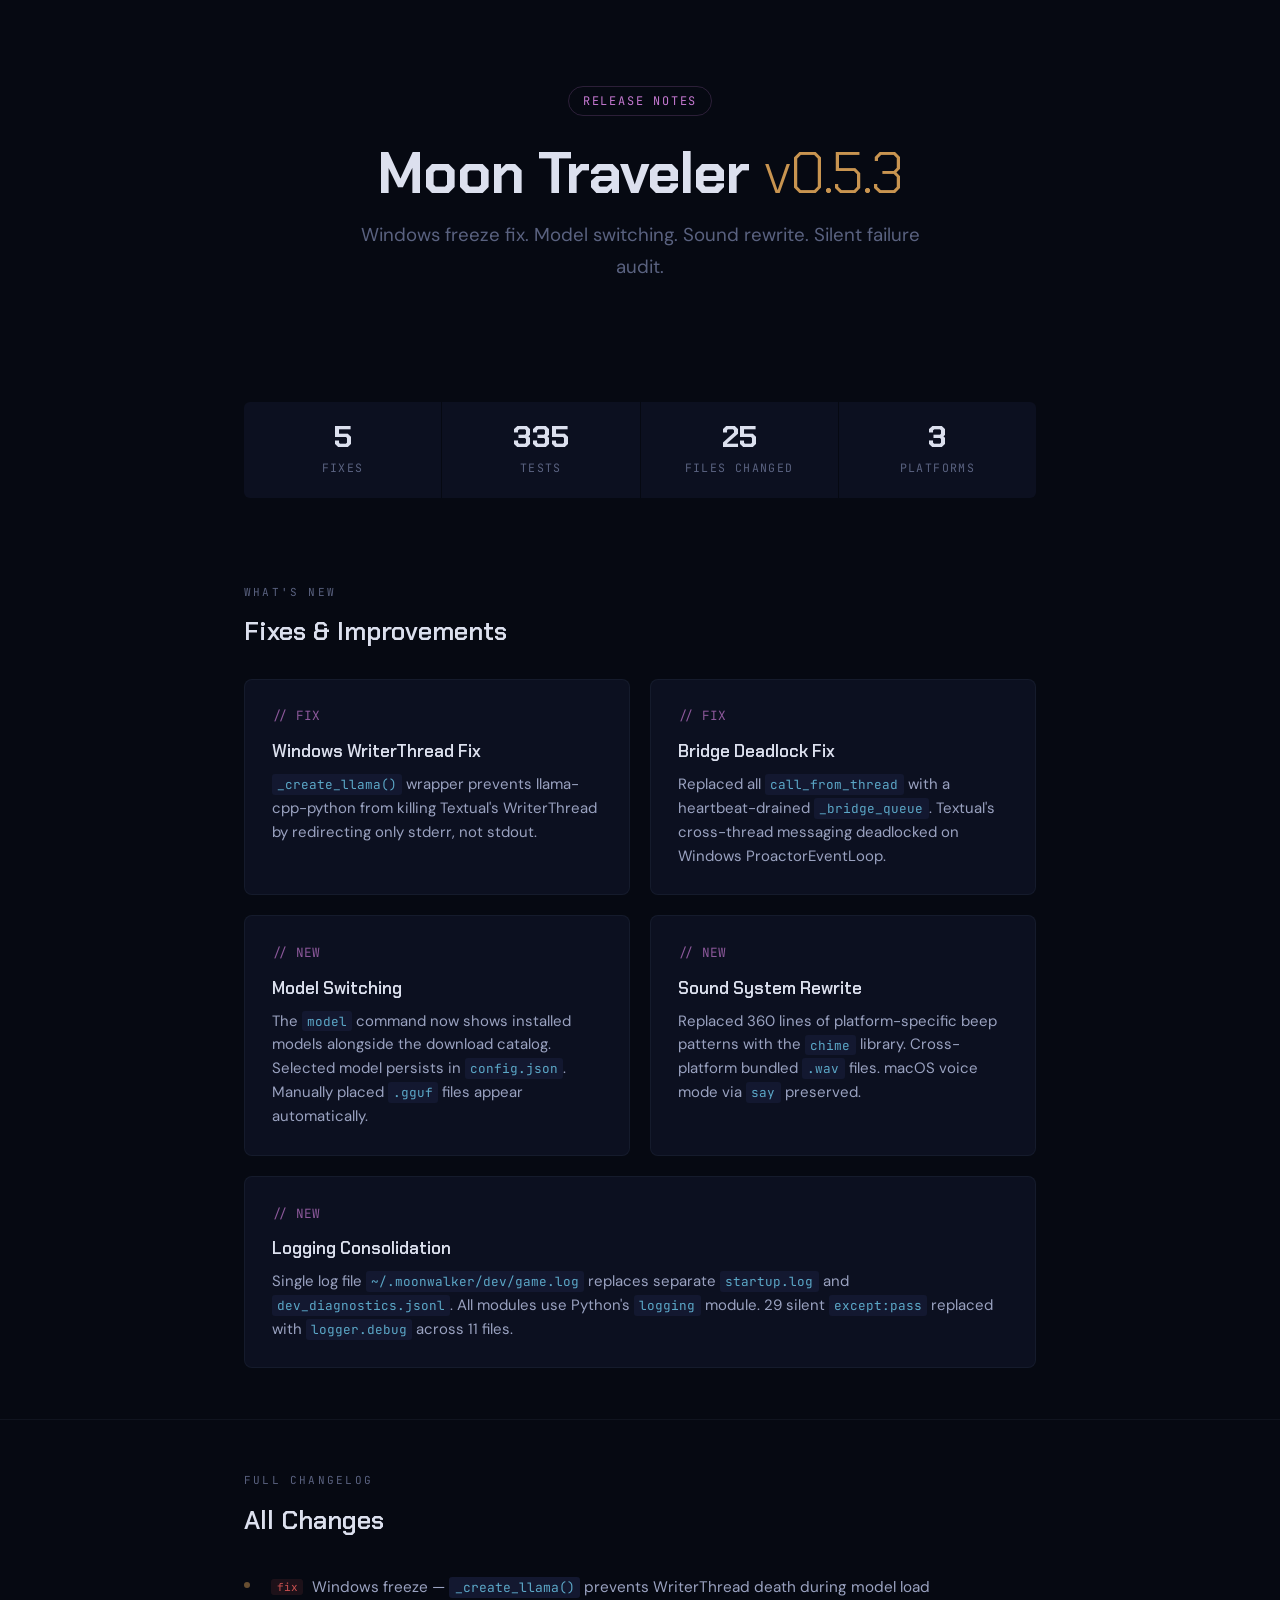
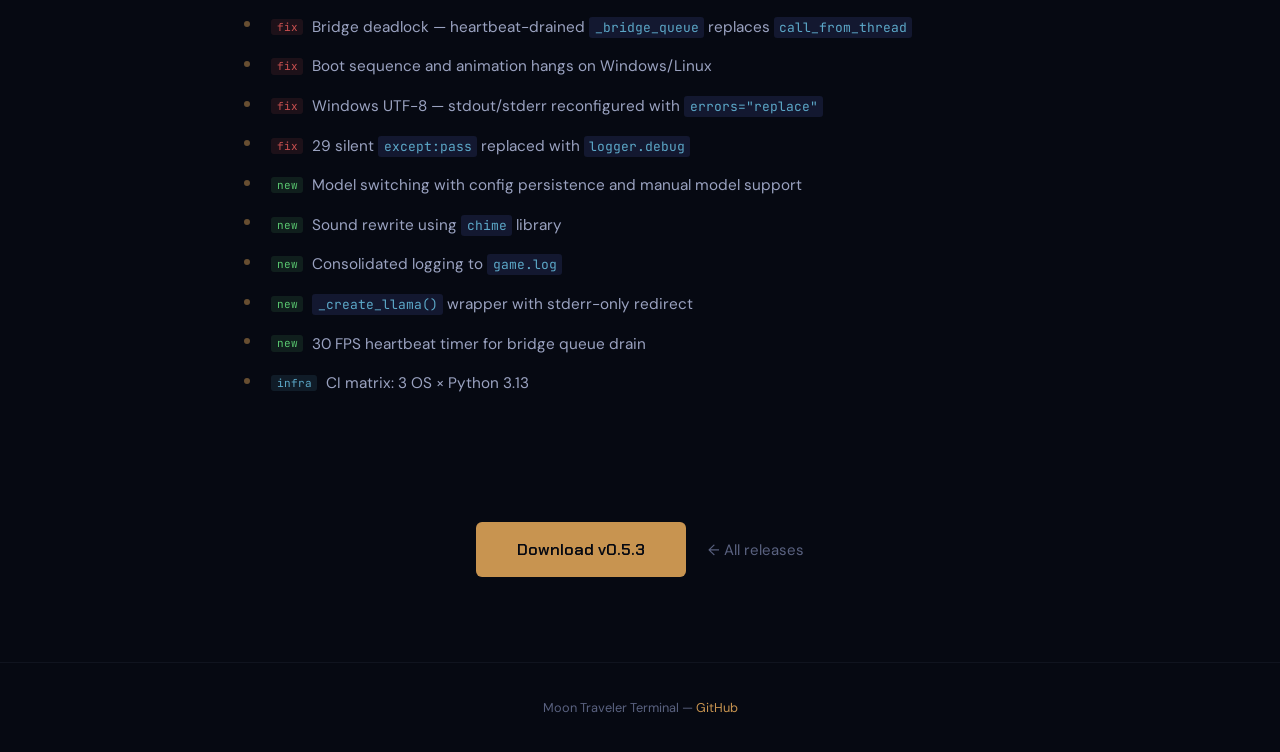
<file: docs/v053.html>
<!DOCTYPE html>
<html lang="en">
<head>
  <meta charset="UTF-8">
  <meta name="viewport" content="width=device-width, initial-scale=1.0">
  <title>v0.5.3 Release &mdash; Moon Traveler Terminal</title>
  <meta name="description" content="Moon Traveler v0.5.3: Windows freeze fix, model switching, sound rewrite, logging consolidation.">
  <link rel="stylesheet" href="release-style.css">
  <link rel="preconnect" href="https://fonts.googleapis.com">
  <link rel="preconnect" href="https://fonts.gstatic.com" crossorigin>
  <link href="https://fonts.googleapis.com/css2?family=Chakra+Petch:wght@300;400;600;700&family=DM+Sans:wght@400;500;600&family=JetBrains+Mono:wght@400;500&display=swap" rel="stylesheet">
  <style>
    :root {
      --void: #060912; --deep: #0c1020; --surface: #131830;
      --surface-border: rgba(140, 164, 190, 0.07);
      --text: #9aa2c0; --text-bright: #dce0ee; --text-muted: #5a6280;
      --amber: #c89450; --amber-glow: rgba(200, 148, 80, 0.12);
      --cyan: #5ca8c8; --green: #5ac870; --red: #c85050; --magenta: #c478d0;
      --font-display: 'Chakra Petch', sans-serif;
      --font-body: 'DM Sans', sans-serif;
      --font-mono: 'JetBrains Mono', monospace;
    }
    * { margin: 0; padding: 0; box-sizing: border-box; }
    html { font-size: 17px; scroll-behavior: smooth; }
    body { font-family: var(--font-body); background: var(--void); color: var(--text); line-height: 1.7; overflow-x: hidden; }
    a { color: var(--amber); text-decoration: none; }
    a:hover { text-decoration: underline; }
    code { font-family: var(--font-mono); font-size: 0.85em; background: var(--surface); padding: 0.15em 0.4em; border-radius: 3px; color: var(--cyan); }
    .wrap { max-width: 860px; margin: 0 auto; padding: 0 2rem; }

    .hero { padding: 5rem 0 3rem; text-align: center; }
    .hero-badge { display: inline-block; font-family: var(--font-mono); font-size: 0.7rem; letter-spacing: 0.15em; text-transform: uppercase; color: var(--magenta); border: 1px solid rgba(196, 120, 208, 0.2); padding: 0.35em 1.2em; border-radius: 999px; margin-bottom: 1.5rem; }
    .hero h1 { font-family: var(--font-display); font-size: clamp(2.2rem, 5vw, 3.4rem); font-weight: 700; color: var(--text-bright); line-height: 1.1; margin-bottom: 0.4rem; }
    .hero h1 .version { color: var(--amber); font-weight: 300; }
    .hero .subtitle { font-size: 1.1rem; color: var(--text-muted); max-width: 560px; margin: 0.8rem auto 2rem; }

    .stats-bar { display: flex; gap: 1px; margin: 2rem 0; border-radius: 6px; overflow: hidden; }
    .stat { flex: 1; background: var(--deep); padding: 1.2rem 1rem; text-align: center; }
    .stat-value { font-family: var(--font-display); font-size: 1.8rem; font-weight: 700; color: var(--text-bright); line-height: 1; }
    .stat-label { font-size: 0.68rem; font-family: var(--font-mono); text-transform: uppercase; letter-spacing: 0.12em; color: var(--text-muted); margin-top: 0.3rem; }

    section { padding: 3rem 0; }
    section + section { border-top: 1px solid var(--surface-border); }
    .section-label { font-family: var(--font-mono); font-size: 0.65rem; letter-spacing: 0.2em; text-transform: uppercase; color: var(--text-muted); margin-bottom: 0.5rem; }
    .section-title { font-family: var(--font-display); font-size: 1.5rem; font-weight: 600; color: var(--text-bright); margin-bottom: 1.5rem; }

    .features { display: grid; grid-template-columns: 1fr 1fr; gap: 1.2rem; }
    .feat { background: var(--deep); border: 1px solid var(--surface-border); border-radius: 8px; padding: 1.5rem 1.6rem; transition: border-color 0.3s, transform 0.3s; }
    .feat:hover { border-color: rgba(200, 148, 80, 0.15); transform: translateY(-2px); }
    .feat h3 { font-family: var(--font-display); font-size: 1rem; font-weight: 600; color: var(--text-bright); margin-bottom: 0.4rem; }
    .feat p { font-size: 0.88rem; line-height: 1.6; }
    .feat-icon { font-family: var(--font-mono); font-size: 0.75rem; color: var(--magenta); margin-bottom: 0.6rem; opacity: 0.7; }
    .feat-full { grid-column: 1 / -1; }

    .changelog { list-style: none; }
    .changelog li { position: relative; padding: 0.4rem 0 0.4rem 1.6rem; font-size: 0.9rem; }
    .changelog li::before { content: ''; position: absolute; left: 0; top: 0.85rem; width: 6px; height: 6px; border-radius: 50%; background: var(--amber); opacity: 0.5; }
    .tag { font-family: var(--font-mono); font-size: 0.65rem; padding: 0.1em 0.5em; border-radius: 3px; margin-right: 0.3rem; vertical-align: 1px; }
    .tag-new { background: rgba(90, 200, 112, 0.12); color: var(--green); }
    .tag-fix { background: rgba(200, 80, 80, 0.12); color: var(--red); }
    .tag-infra { background: rgba(92, 168, 200, 0.12); color: var(--cyan); }

    .cta { text-align: center; padding: 4rem 0 5rem; }
    .cta-btn { display: inline-block; font-family: var(--font-display); font-weight: 600; font-size: 0.95rem; color: var(--void); background: var(--amber); padding: 0.8rem 2.4rem; border-radius: 6px; text-decoration: none; transition: transform 0.2s, box-shadow 0.2s; }
    .cta-btn:hover { transform: translateY(-2px); box-shadow: 0 8px 30px var(--amber-glow); text-decoration: none; }
    .cta-secondary { display: inline-block; margin-left: 1rem; font-size: 0.88rem; color: var(--text-muted); }

    footer { padding: 2rem 0; text-align: center; font-size: 0.75rem; color: var(--text-muted); border-top: 1px solid var(--surface-border); }

    @media (max-width: 680px) { .features { grid-template-columns: 1fr; } .stats-bar { flex-direction: column; } .cta-secondary { display: block; margin: 1rem 0 0; } }
  </style>
</head>
<body>
  <header class="hero">
    <div class="wrap">
      <div class="hero-badge">Release Notes</div>
      <h1>Moon Traveler <span class="version">v0.5.3</span></h1>
      <p class="subtitle">Windows freeze fix. Model switching. Sound rewrite. Silent failure audit.</p>
    </div>
  </header>

  <div class="wrap">
    <div class="stats-bar">
      <div class="stat"><div class="stat-value">5</div><div class="stat-label">Fixes</div></div>
      <div class="stat"><div class="stat-value">335</div><div class="stat-label">Tests</div></div>
      <div class="stat"><div class="stat-value">25</div><div class="stat-label">Files Changed</div></div>
      <div class="stat"><div class="stat-value">3</div><div class="stat-label">Platforms</div></div>
    </div>
  </div>

  <section>
    <div class="wrap">
      <div class="section-label">What's New</div>
      <div class="section-title">Fixes &amp; Improvements</div>
      <div class="features">
        <div class="feat">
          <div class="feat-icon">// FIX</div>
          <h3>Windows WriterThread Fix</h3>
          <p><code>_create_llama()</code> wrapper prevents llama-cpp-python from killing Textual's WriterThread by redirecting only stderr, not stdout.</p>
        </div>
        <div class="feat">
          <div class="feat-icon">// FIX</div>
          <h3>Bridge Deadlock Fix</h3>
          <p>Replaced all <code>call_from_thread</code> with a heartbeat-drained <code>_bridge_queue</code>. Textual's cross-thread messaging deadlocked on Windows ProactorEventLoop.</p>
        </div>
        <div class="feat">
          <div class="feat-icon">// NEW</div>
          <h3>Model Switching</h3>
          <p>The <code>model</code> command now shows installed models alongside the download catalog. Selected model persists in <code>config.json</code>. Manually placed <code>.gguf</code> files appear automatically.</p>
        </div>
        <div class="feat">
          <div class="feat-icon">// NEW</div>
          <h3>Sound System Rewrite</h3>
          <p>Replaced 360 lines of platform-specific beep patterns with the <code>chime</code> library. Cross-platform bundled <code>.wav</code> files. macOS voice mode via <code>say</code> preserved.</p>
        </div>
        <div class="feat feat-full">
          <div class="feat-icon">// NEW</div>
          <h3>Logging Consolidation</h3>
          <p>Single log file <code>~/.moonwalker/dev/game.log</code> replaces separate <code>startup.log</code> and <code>dev_diagnostics.jsonl</code>. All modules use Python's <code>logging</code> module. 29 silent <code>except:pass</code> replaced with <code>logger.debug</code> across 11 files.</p>
        </div>
      </div>
    </div>
  </section>

  <section>
    <div class="wrap">
      <div class="section-label">Full Changelog</div>
      <div class="section-title">All Changes</div>
      <ul class="changelog">
        <li><span class="tag tag-fix">fix</span> Windows freeze &mdash; <code>_create_llama()</code> prevents WriterThread death during model load</li>
        <li><span class="tag tag-fix">fix</span> Bridge deadlock &mdash; heartbeat-drained <code>_bridge_queue</code> replaces <code>call_from_thread</code></li>
        <li><span class="tag tag-fix">fix</span> Boot sequence and animation hangs on Windows/Linux</li>
        <li><span class="tag tag-fix">fix</span> Windows UTF-8 &mdash; stdout/stderr reconfigured with <code>errors="replace"</code></li>
        <li><span class="tag tag-fix">fix</span> 29 silent <code>except:pass</code> replaced with <code>logger.debug</code></li>
        <li><span class="tag tag-new">new</span> Model switching with config persistence and manual model support</li>
        <li><span class="tag tag-new">new</span> Sound rewrite using <code>chime</code> library</li>
        <li><span class="tag tag-new">new</span> Consolidated logging to <code>game.log</code></li>
        <li><span class="tag tag-new">new</span> <code>_create_llama()</code> wrapper with stderr-only redirect</li>
        <li><span class="tag tag-new">new</span> 30 FPS heartbeat timer for bridge queue drain</li>
        <li><span class="tag tag-infra">infra</span> CI matrix: 3 OS &times; Python 3.13</li>
      </ul>
    </div>
  </section>

  <div class="cta">
    <a href="https://github.com/elephantatech/moon_traveler/releases/tag/v0.5.3" class="cta-btn">Download v0.5.3</a>
    <a href="releases.html" class="cta-secondary">&larr; All releases</a>
  </div>

  <footer>
    <div class="wrap">Moon Traveler Terminal &mdash; <a href="https://github.com/elephantatech/moon_traveler">GitHub</a></div>
  </footer>
</body>
</html>
</file>
<file: docs/release-style.css>
/* Moon Traveler Release Page Shared Styles */
:root {
  --void: #060912; --deep: #0c1020; --surface: #131830;
  --surface-border: rgba(140, 164, 190, 0.07);
  --text: #9aa2c0; --text-bright: #dce0ee; --text-muted: #5a6280;
  --amber: #c89450; --amber-glow: rgba(200, 148, 80, 0.12);
  --magenta: #c478d0; --cyan: #5ca8c8; --green: #5ac870; --red: #c85050;
  --font-display: 'Chakra Petch', sans-serif;
  --font-body: 'DM Sans', sans-serif;
  --font-mono: 'JetBrains Mono', monospace;
}
* { margin: 0; padding: 0; box-sizing: border-box; }
html { font-size: 17px; scroll-behavior: smooth; }
body { font-family: var(--font-body); background: var(--void); color: var(--text); line-height: 1.7; overflow-x: hidden; }
a { color: var(--amber); text-decoration: none; }
a:hover { text-decoration: underline; }
code { font-family: var(--font-mono); font-size: 0.85em; background: var(--surface); padding: 0.15em 0.4em; border-radius: 3px; color: var(--cyan); }
.wrap { max-width: 860px; margin: 0 auto; padding: 0 2rem; }

.atmosphere {
  position: fixed; inset: 0; z-index: -1;
  background:
    radial-gradient(ellipse 60% 40% at 20% 15%, rgba(196, 120, 208, 0.04) 0%, transparent 100%),
    radial-gradient(ellipse 50% 50% at 80% 80%, rgba(92, 168, 200, 0.03) 0%, transparent 100%),
    radial-gradient(circle at 50% 0%, rgba(200, 148, 80, 0.05) 0%, transparent 30%);
}
.grain {
  position: fixed; inset: 0; z-index: 9999; pointer-events: none; opacity: 0.025;
  background-image: url("data:image/svg+xml,%3Csvg viewBox='0 0 256 256' xmlns='http://www.w3.org/2000/svg'%3E%3Cfilter id='n'%3E%3CfeTurbulence type='fractalNoise' baseFrequency='0.9' numOctaves='4' stitchTiles='stitch'/%3E%3C/filter%3E%3Crect width='100%25' height='100%25' filter='url(%23n)'/%3E%3C/svg%3E");
  background-size: 128px;
}

/* Hero */
.hero { padding: 5rem 0 3rem; text-align: center; }
.hero-badge {
  display: inline-block; font-family: var(--font-mono); font-size: 0.7rem;
  letter-spacing: 0.15em; text-transform: uppercase; color: var(--magenta);
  border: 1px solid rgba(196, 120, 208, 0.2); padding: 0.35em 1.2em;
  border-radius: 999px; margin-bottom: 1.5rem; animation: fadeDown 0.6s ease-out;
}
.hero h1 {
  font-family: var(--font-display); font-size: clamp(2.2rem, 5vw, 3.2rem);
  font-weight: 700; color: var(--text-bright); line-height: 1.15;
  letter-spacing: -0.02em; margin-bottom: 0.4rem; animation: fadeUp 0.7s ease-out;
}
.hero h1 .ver { color: var(--amber); font-weight: 300; }
.hero .subtitle {
  font-size: 1.1rem; color: var(--text-muted); max-width: 520px;
  margin: 0.8rem auto 0; animation: fadeUp 0.7s ease-out 0.15s both;
}

/* Sections */
section { padding: 3rem 0; }
section + section { border-top: 1px solid var(--surface-border); }
.section-label { font-family: var(--font-mono); font-size: 0.65rem; letter-spacing: 0.2em; text-transform: uppercase; color: var(--text-muted); margin-bottom: 0.5rem; }
.section-title { font-family: var(--font-display); font-size: 1.5rem; font-weight: 600; color: var(--text-bright); margin-bottom: 1.2rem; }

/* Feature cards */
.features { display: grid; grid-template-columns: 1fr 1fr; gap: 1.2rem; }
.feat {
  background: var(--deep); border: 1px solid var(--surface-border); border-radius: 8px;
  padding: 1.4rem 1.5rem; transition: border-color 0.3s, transform 0.3s;
}
.feat:hover { border-color: rgba(200, 148, 80, 0.15); transform: translateY(-2px); }
.feat-icon { font-family: var(--font-mono); font-size: 0.75rem; color: var(--magenta); margin-bottom: 0.5rem; opacity: 0.7; }
.feat h3 { font-family: var(--font-display); font-size: 0.95rem; font-weight: 600; color: var(--text-bright); margin-bottom: 0.3rem; }
.feat p { font-size: 0.85rem; color: var(--text); line-height: 1.6; }
.feat-full { grid-column: 1 / -1; }

/* Changelog */
.changelog { list-style: none; }
.changelog li { position: relative; padding: 0.35rem 0 0.35rem 1.5rem; font-size: 0.88rem; }
.changelog li::before { content: ''; position: absolute; left: 0; top: 0.8rem; width: 5px; height: 5px; border-radius: 50%; background: var(--amber); opacity: 0.4; }
.tag { font-family: var(--font-mono); font-size: 0.6rem; padding: 0.1em 0.45em; border-radius: 3px; margin-right: 0.2rem; vertical-align: 1px; }
.tag-new { background: rgba(90, 200, 112, 0.12); color: var(--green); }
.tag-fix { background: rgba(200, 80, 80, 0.12); color: var(--red); }
.tag-infra { background: rgba(92, 168, 200, 0.12); color: var(--cyan); }

/* CTA */
.cta { text-align: center; padding: 3rem 0 4rem; }
.cta-btn {
  display: inline-block; font-family: var(--font-display); font-weight: 600;
  font-size: 0.9rem; color: var(--void); background: var(--amber);
  padding: 0.7rem 2rem; border-radius: 6px; text-decoration: none;
  transition: transform 0.2s, box-shadow 0.2s;
}
.cta-btn:hover { transform: translateY(-2px); box-shadow: 0 8px 30px var(--amber-glow); text-decoration: none; }
.cta-secondary { display: inline-block; margin-left: 1rem; font-size: 0.85rem; color: var(--text-muted); }

/* Footer */
footer { padding: 2rem 0; text-align: center; font-size: 0.75rem; color: var(--text-muted); border-top: 1px solid var(--surface-border); }

/* Nav between releases */
.release-nav { display: flex; justify-content: space-between; padding: 1rem 0; font-size: 0.85rem; }
.release-nav a { color: var(--text-muted); }
.release-nav a:hover { color: var(--amber); }

/* Animations */
@keyframes fadeUp { from { opacity: 0; transform: translateY(16px); } to { opacity: 1; transform: translateY(0); } }
@keyframes fadeDown { from { opacity: 0; transform: translateY(-10px); } to { opacity: 1; transform: translateY(0); } }
.reveal { opacity: 0; transform: translateY(20px); transition: opacity 0.6s ease-out, transform 0.6s ease-out; }
.reveal.visible { opacity: 1; transform: translateY(0); }

@media (max-width: 680px) { .features { grid-template-columns: 1fr; } .cta-secondary { display: block; margin: 1rem 0 0; } }
@media (prefers-reduced-motion: reduce) { *, *::before, *::after { animation-duration: 0.01ms !important; transition-duration: 0.01ms !important; } }
</file>
